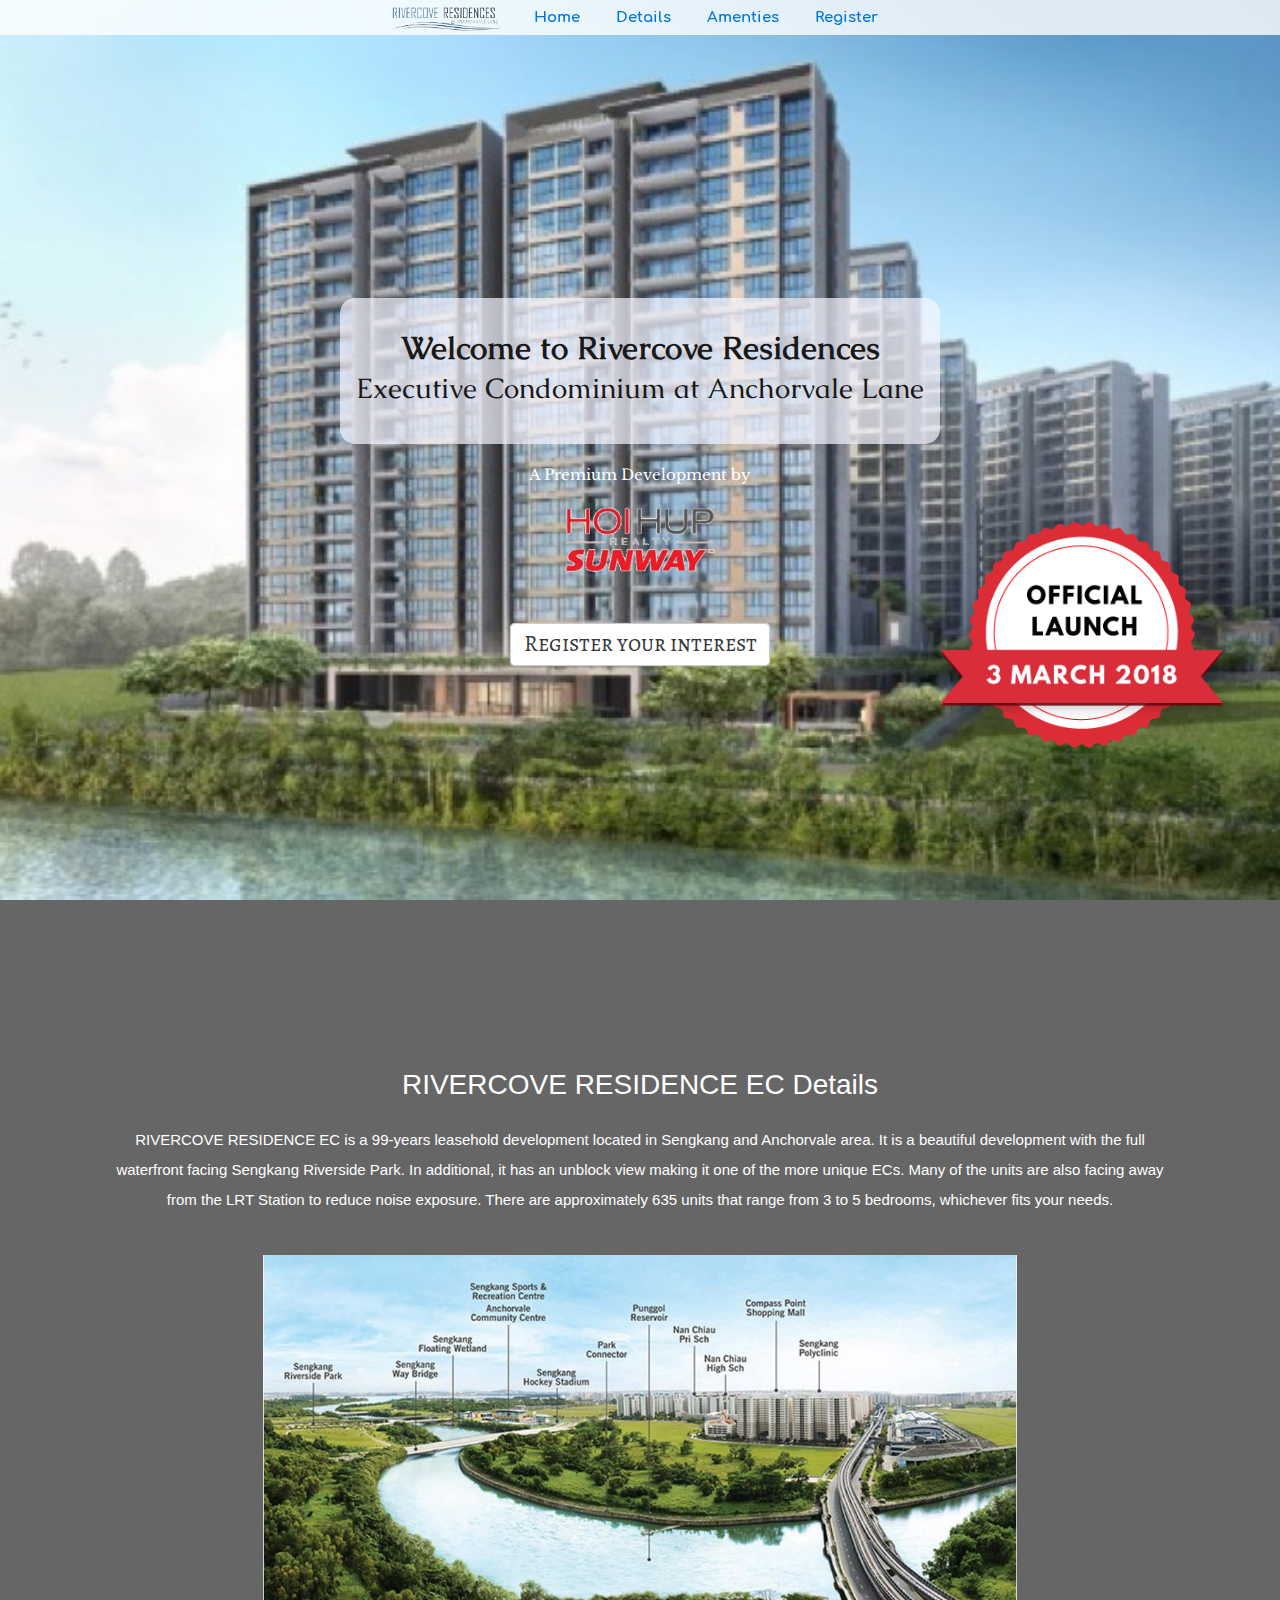
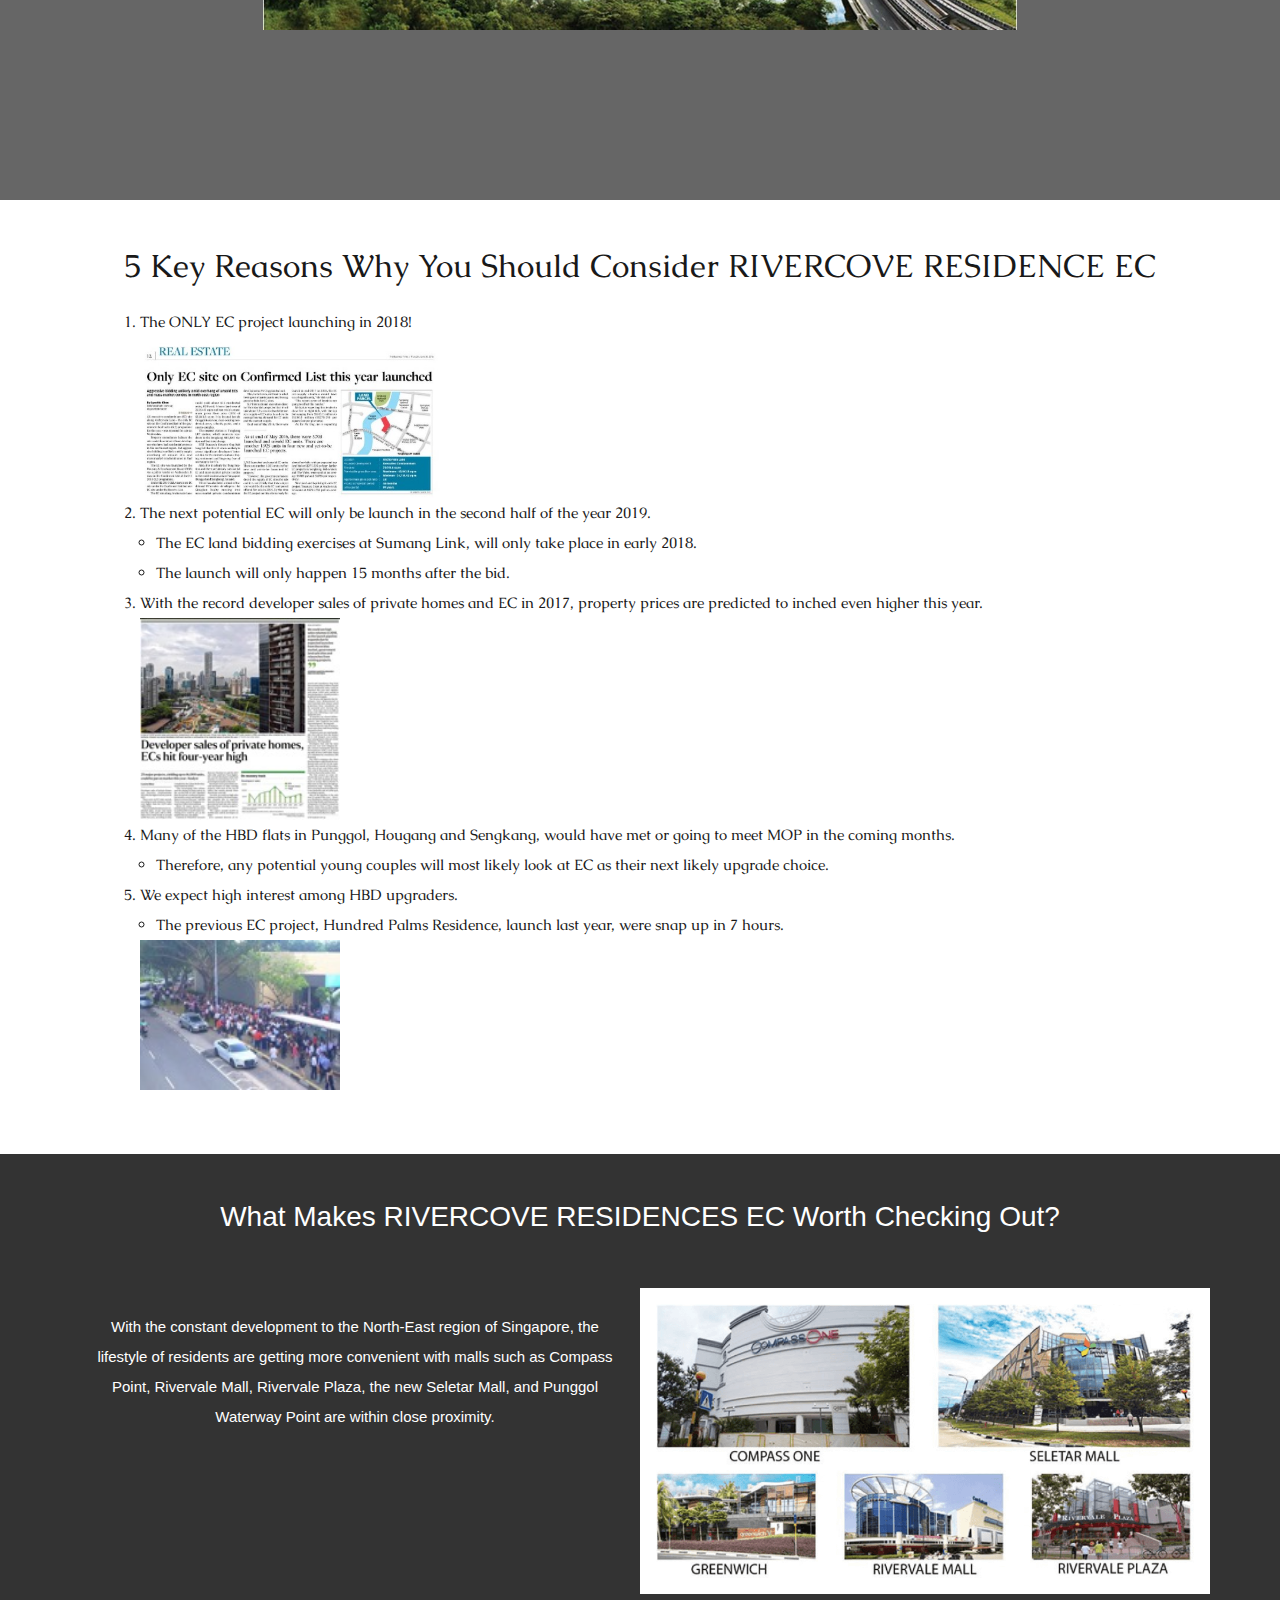
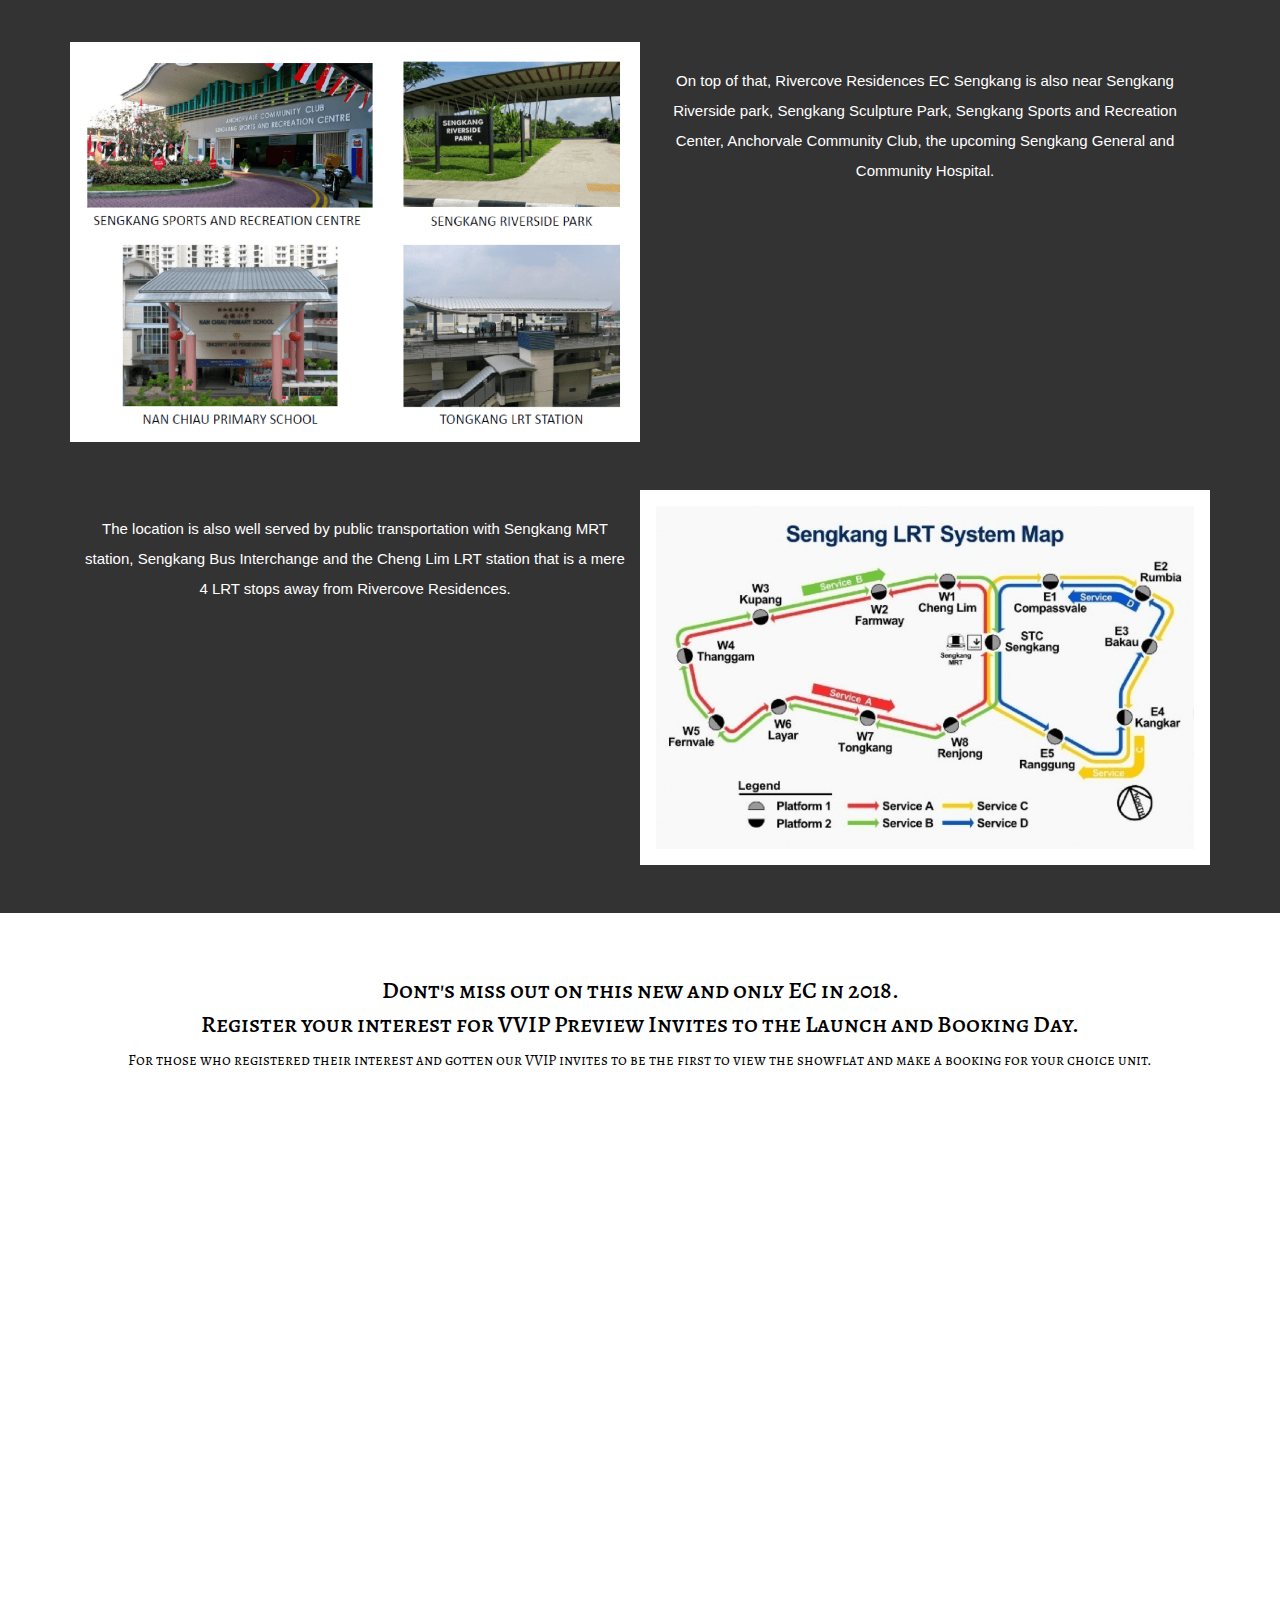
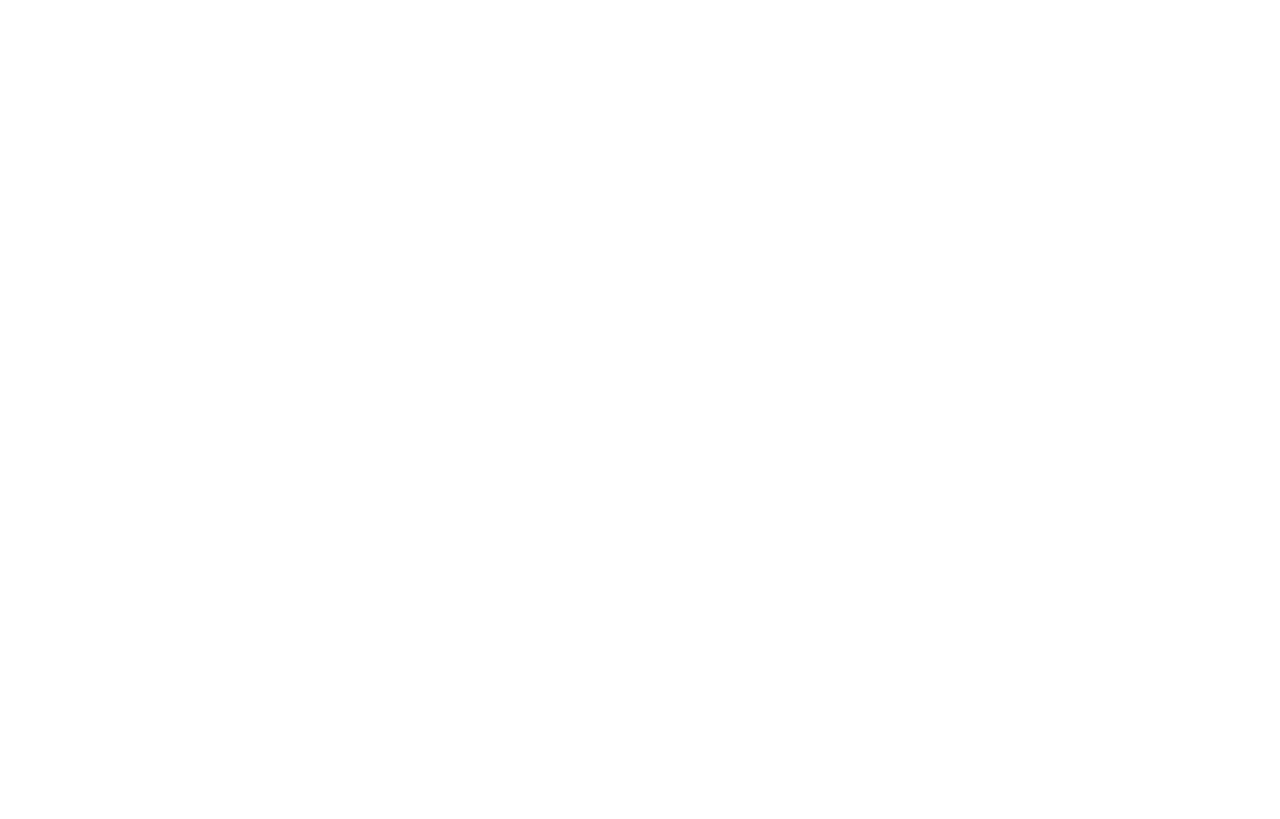
<file: index.html>
<!DOCTYPE html>
<html>
    <head>
        <title>RIVERCOVE RESIDENCE EC</title>

        <link  href="lib/bootstrap/dist/css/bootstrap.css" rel="stylesheet">
        <link  href="lib/font-awesome-4.7.0/css/font-awesome.min.css" rel="stylesheet">
        <link  href="lib/angularjs-slider-6.4.0/rzslider.min.css" rel="stylesheet">

        <link  href="assets/extra.css" rel="stylesheet">
        <link  href="assets/my-style.css" rel="stylesheet">
        <link  href="assets/responsive-menu.css" rel="stylesheet">

        <meta charset="UTF-8">
        <meta name="viewport" content="width=device-width, initial-scale=1">


        <!--use local font file for testing, can enable this when deploy-->
        <!--<link rel="stylesheet" href="//fonts.googleapis.com/css?family=Comfortaa%3A400%2C700&amp;ver=4.7.3" type="text/css">
        <link rel="stylesheet" href="http://fonts.googleapis.com/css?family=Comfortaa%3A700" type="text/css">-->
        <link rel="stylesheet" href="lib/fonts-googleapis-comfortaa-400-700-v4-7-3.css" type="text/css">
        <link rel="stylesheet" href="lib/fonts-googleapis-comfortaa-700.css" type="text/css">


        <link href="https://fonts.googleapis.com/css?family=Libre+Baskerville" rel="stylesheet">
        <link href='https://fonts.googleapis.com/css?family=Alegreya SC' rel='stylesheet'>
        <link href='https://fonts.googleapis.com/css?family=Caudex' rel='stylesheet'>
    </head>
    <body class="rcr" ng-app="rcrApp" ng-controller="rcrCtrl as rcr" ng-init="rcr.openModal('page-init-modal'); rcr.init();">
        <div class="page-header text-xs-center">
            <img src="./images/logo.png" alt="" class="logo">
            <div class="header-content hidden-sm-down">
                <ul class="list-unstyled">
                    <li id="top-menu-item-home" class="top-menu-item">
                        <a href="#home" class="top-menu-item-link">
                            <span>Home</span>
                        </a>
                    </li>
                    <li id="top-menu-item-details" class="top-menu-item">
                        <a href="#details" class="top-menu-item-link">
                            <span>Details</span>
                        </a>
                    </li>
                    <li id="top-menu-item-amenties" class="top-menu-item">
                        <a href="#amenties" class="top-menu-item-link">
                            <span>Amenties</span>
                        </a>
                    </li>
                    <li id="top-menu-item-register" class="top-menu-item">
                        <a href="#register" class="top-menu-item-link">
                            <span>Register</span>
                        </a>
                    </li>
                </ul>
            </div>
        </div>
        <button id="responsive-menu-button"
                class="responsive-menu-button responsive-menu-accessible responsive-menu-boring hidden-md-up"
                type="button" aria-label="Menu"
                ng-click="rcr.showMenu = !rcr.showMenu"
                ng-class="{ 'is-active': rcr.showMenu }">
            <span class="fa fa-bars"></span>
        </button>
        <div id="responsive-menu-container" class="slide-left hidden-md-up"
             ng-class="{ 'slide-left': !rcr.showMenu }">
            <div id="responsive-menu-wrapper" class="p-a-3">
                <ul id="responsive-menu" class="">
                    <li id="responsive-menu-item-home" ng-click="rcr.showMenu = !rcr.showMenu" class="responsive-menu-item">
                        <a href="#home" class="responsive-menu-item-link">
                            <span>Home</span>
                        </a>
                    </li>
                    <li id="responsive-menu-item-details" ng-click="rcr.showMenu = !rcr.showMenu" class="responsive-menu-item">
                        <a href="#details" class="responsive-menu-item-link">
                            <span>Details</span>
                        </a>
                    </li>
                    <li id="responsive-menu-item-amenties" ng-click="rcr.showMenu = !rcr.showMenu" class="responsive-menu-item">
                        <a href="#amenties" class="responsive-menu-item-link">
                            <span>Amenties</span>
                        </a>
                    </li>
                    <li id="responsive-menu-item-register" ng-click="rcr.showMenu = !rcr.showMenu" class="responsive-menu-item">
                        <a href="#register" class="responsive-menu-item-link">
                            <span>Register</span>
                        </a>
                    </li>
                </ul>
            </div>
        </div>
        <div class="site-content" ng-click="rcr.showMenu = false;">
            <section class="home" id="home">
                <div class="overlay">
                    <div class="container">
                        <div class="float-content">
                            <div class="title m-t-1">
                                <div class="head font-type-3">
                                    <div class="launching-tag">
                                        <img src="images/launch-tag-2.png" alt="">
                                    </div>
                                    <h2>
                                        <strong>Welcome to Rivercove Residences</strong>
                                    </h2>
                                    <h3>
                                        <span>Executive Condominium at Anchorvale Lane</span>
                                    </h3>
                                </div>
                                <div class="m-t-1 m-b-1 font-type-1" style="color: white;">
                                    A Premium Development by
                                </div>
                                <div>
                                    <img width="150px" src="images/company_logo1.png" alt="">
                                </div>
                                <div>
                                    <img width="150px" src="images/company_logo2.png" alt="">
                                </div>
                            </div>
                            <a href="#register">
                                <button class="register-interest btn btn-secondary btn-lg font-type-2">
                                    Register your interest
                                </button>
                            </a>
                        </div>
                    </div>
                </div>
            </section>

            <section class="details" id="details">
                <div class="overlay">
                    <div class="container">
                        <div class="float-content p-y-2 p-x-1 text-xs-center">
                            <h3>RIVERCOVE RESIDENCE EC Details</h3>
                            <div class="p-t-1 p-b-2">
                                <p>RIVERCOVE RESIDENCE EC is a 99-years leasehold development located in Sengkang and Anchorvale area. It is a beautiful development with the full waterfront facing Sengkang Riverside Park. In additional, it has an unblock view making it one of the more unique ECs. Many of the units are also facing away from the LRT Station to reduce noise exposure. There are approximately 635 units that range from 3 to 5 bedrooms, whichever fits your needs. </p>
                            </div>

                            <div class="text-xs-center">
                                <img src="images/Location.jpg" class="hidden-sm-down" width="70%" alt="">
                                <img src="images/Location.jpg" class="hidden-md-up" width="100%" alt="">
                            </div>
                        </div>
                    </div>
                </div>
            </section>

            <section class="reason font-type-3" id="reason">
                <div class="bg-overlay"></div>
                <div class="overlay">
                    <div class="container">
                        <div class="float-content p-y-3">
                            <h2>5 Key Reasons Why You Should Consider RIVERCOVE RESIDENCE EC</h2>
                            <div class="p-t-1">
                                <ol class="p-l-1">
                                    <li>
                                        The ONLY EC project launching in 2018!
                                        <div>
                                            <img src="images/reason1.jpg" alt="" width="300px">
                                        </div>
                                    </li>
                                    <li>
                                        The next potential EC will only be launch in the second half of the year 2019.
                                        <ul class="p-l-1">
                                            <li>The EC land bidding exercises at Sumang Link, will only take place in early 2018.</li>
                                            <li>The launch will only happen 15 months after the bid.</li>
                                        </ul>
                                    </li>
                                    <li>
                                        With the record developer sales of private homes and EC in 2017, property prices are predicted to inched even higher this year.
                                        <div>
                                            <img src="images/reason3.jpg" alt="" width="200px">
                                        </div>
                                    </li>
                                    <li>
                                        Many of the HBD flats in Punggol, Hougang and Sengkang, would have met or going to meet MOP in the coming months.
                                        <ul class="p-l-1">
                                            <li>Therefore, any potential young couples will most likely look at EC as their next likely upgrade choice.</li>
                                        </ul>
                                    </li>
                                    <li>
                                        We expect high interest among HBD upgraders.
                                        <ul class="p-l-1">
                                            <li>The previous EC project, Hundred Palms Residence, launch last year, were snap up in 7 hours.</li>
                                        </ul>
                                        <div>
                                            <img src="images/reason5.jpg" alt="" width="200px">
                                        </div>
                                    </li>
                                </ol>
                            </div>
                        </div>
                    </div>
                </div>
            </section>

            <section class="amenties" id="amenties">
                <div class="overlay">
                    <div class="container">
                        <div class="float-content p-y-3">
                            <h3 class="text-xs-center">What Makes RIVERCOVE RESIDENCES EC Worth Checking Out?</h3>
                            <div class="items text-xs-center">
                                <div class="item row p-t-3">
                                    <div class="content col-md-6 p-b-1">With the constant development to the North-East region of Singapore, the lifestyle of residents are getting more convenient with malls such as Compass Point, Rivervale Mall, Rivervale Plaza, the new Seletar Mall, and Punggol Waterway Point are within close proximity. </div>
                                    <div class="graphic col-md-6">
                                        <img src="images/amenties-1.png" alt="" width="100%">
                                    </div>
                                </div>
                                <div class="item row p-t-3">
                                    <div class="content col-md-6 p-b-1">On top of that, Rivercove Residences EC Sengkang is also near Sengkang Riverside park, Sengkang Sculpture Park, Sengkang Sports and Recreation Center, Anchorvale Community Club, the upcoming Sengkang General and Community Hospital. </div>
                                    <div class="graphic col-md-6">
                                        <img src="images/amenties-2.png" alt="" width="100%">
                                    </div>
                                </div>
                                <div class="item row p-t-3">
                                    <div class="content col-md-6 p-b-1">The location is also well served by public transportation with Sengkang MRT station, Sengkang Bus Interchange and the Cheng Lim LRT station that is a mere 4 LRT stops away from Rivercove Residences.</div>
                                    <div class="graphic col-md-6">
                                        <img src="images/amenties-3.png" alt="" width="100%">
                                    </div>
                                </div>
                            </div>
                        </div>
                    </div>
                </div>
            </section>

            <section class="register" id="register">
                <div class="overlay">
                    <div class="container">
                        <div class="float-content p-y-3 text-xs-center">
                            <div class="title p-t-1 m-b-1 p-x-1 font-type-2">
                                <h4>Dont's miss out on this new and only EC in 2018.</h4>
                                <h4>Register your interest for VVIP Preview Invites to the Launch and Booking Day.</h4>
                                <p>For those who registered their interest and gotten our VVIP invites to be the first to view the showflat and make a booking for your choice unit.</p>
                            </div>
                            <div class="p-t-1 p-b-2">
                                <iframe src="https://docs.google.com/forms/d/e/1FAIpQLSeV9gqv8LfoOcxnaeGJ2lqVkzHUFmYF5CijLWhTV4gGryrscA/viewform?embedded=true"
                                    width="500"
                                    height="1230"
                                    frameborder="0"
                                    marginheight="0"
                                    marginwidth="0">
                                    Loading...
                                </iframe>
                            </div>
                        </div>
                    </div>
                </div>
            </section>
        </div>

        <div class="scroll-to-top" style="display: none;"><i class="fa fa-angle-up"></i></div>
        </div>

        <script src="assets/smooth-scroll.js"></script>

        <script src="lib/jquery/dist/jquery.min.js"></script>
        <script src="lib/angular.js"></script>
        <script src="lib/angular-ui-router.min.js"></script>
        <script src="lib/tether/dist/js/tether.js"></script>
        <script src="lib/bootstrap/dist/js/bootstrap.js"></script>
        <script src="assets/load-json.js"></script>
        <script src="assets/cookie.js"></script>
        <script src="lib/angularjs-slider-6.4.0/rzslider.min.js"></script>
        <script src="assets/app.js"></script>
    </body>
</html>
</file>
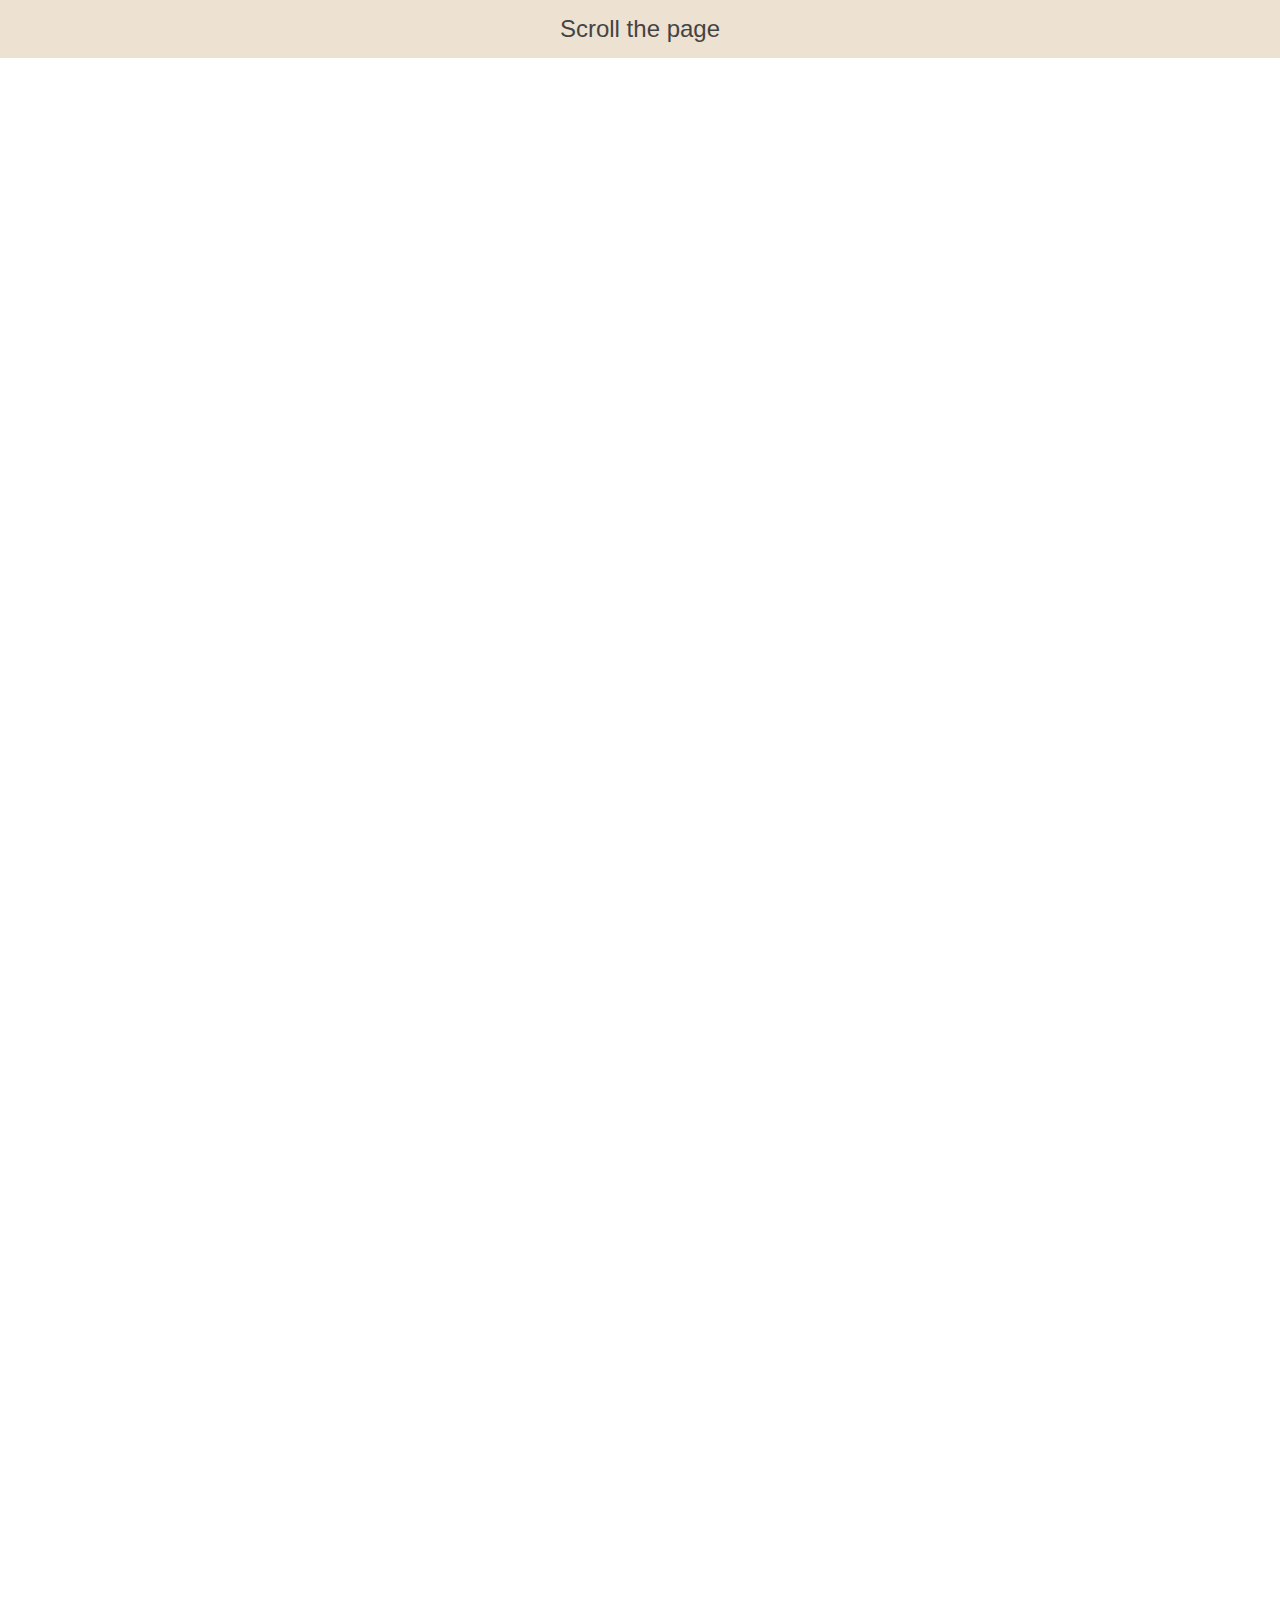
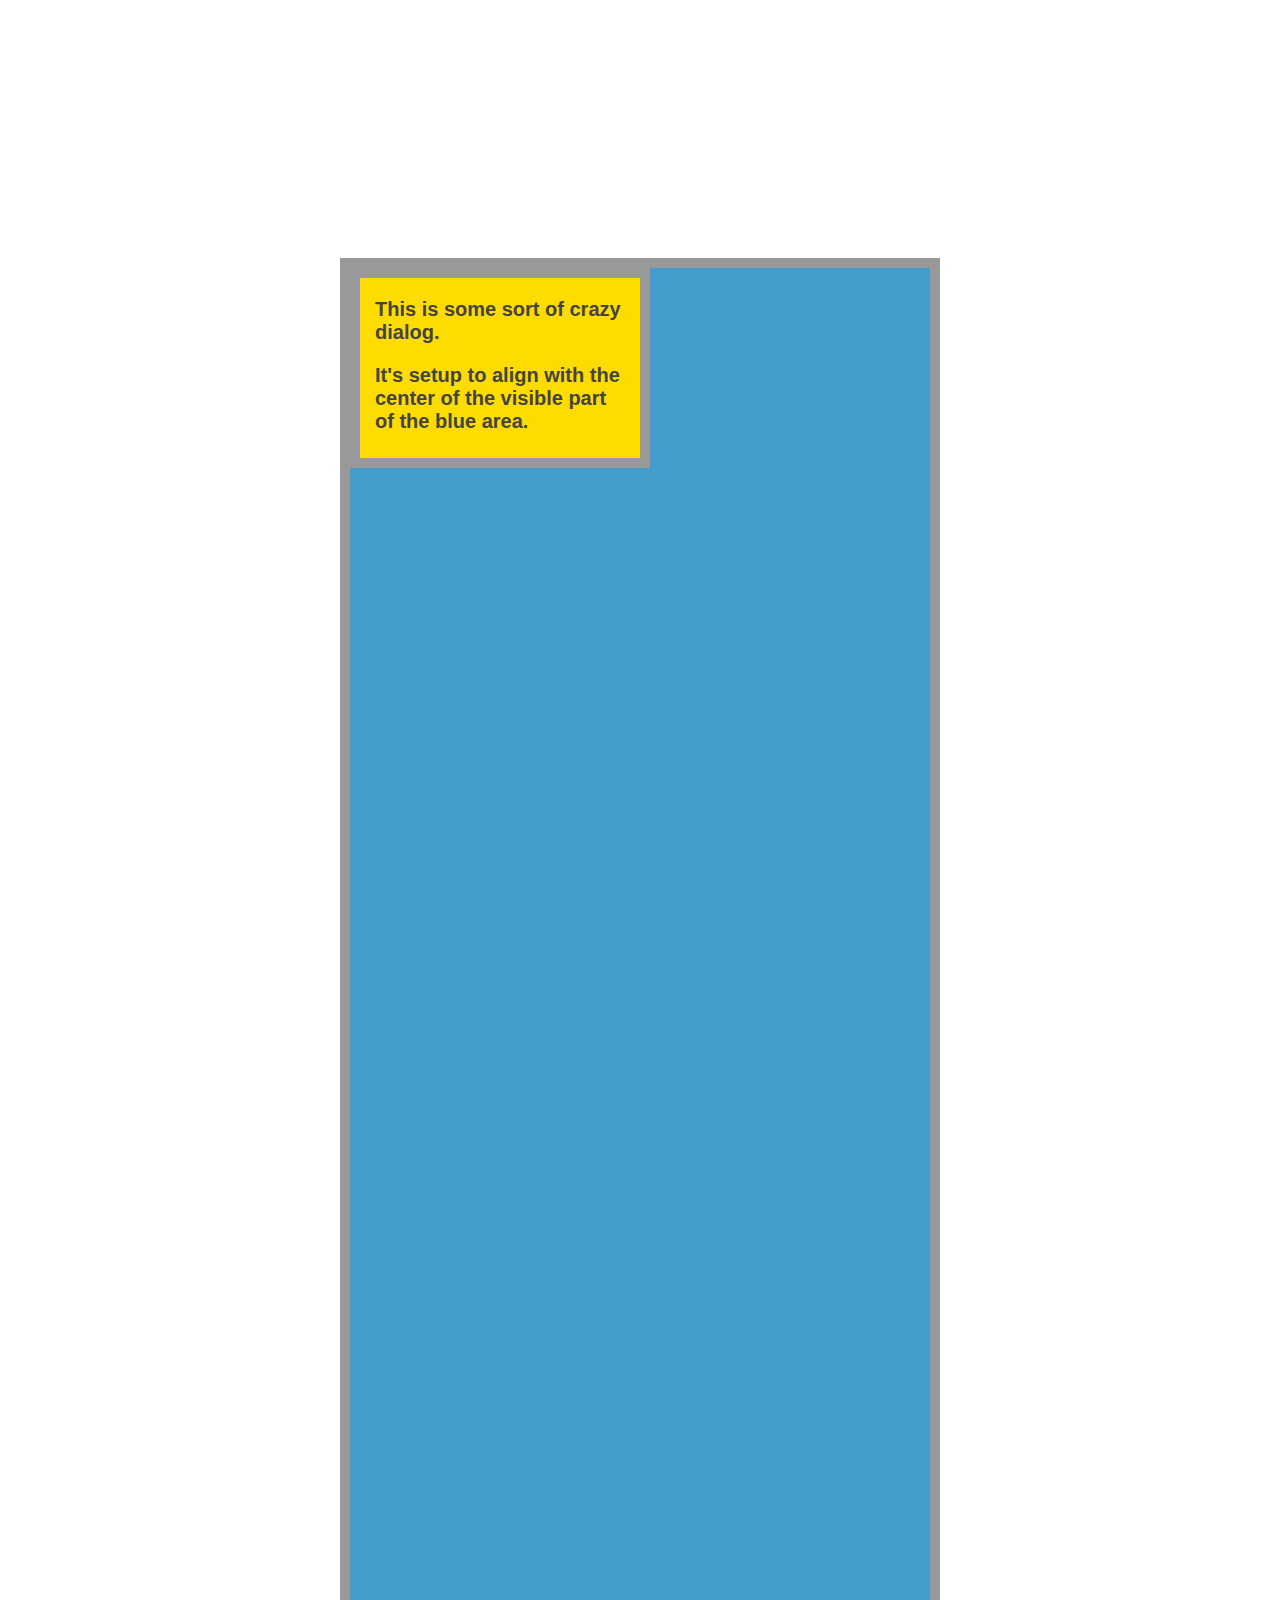
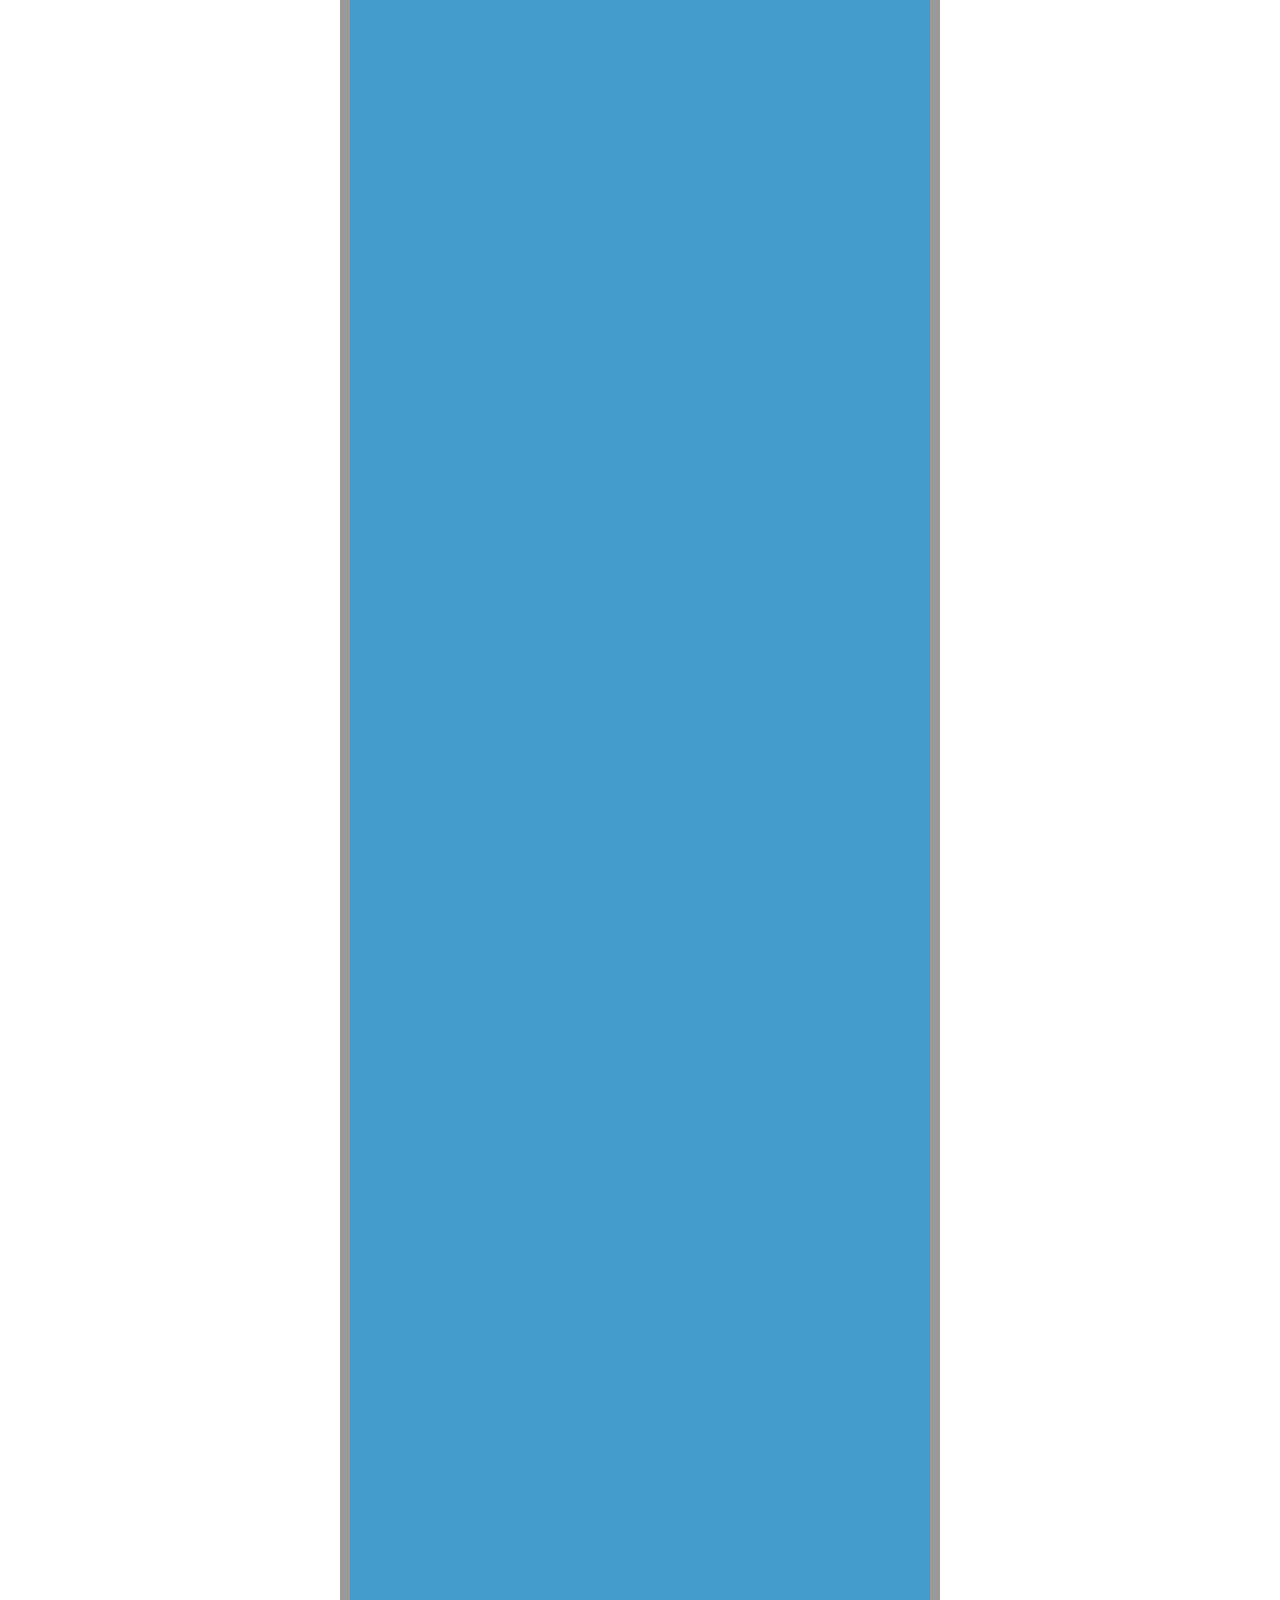
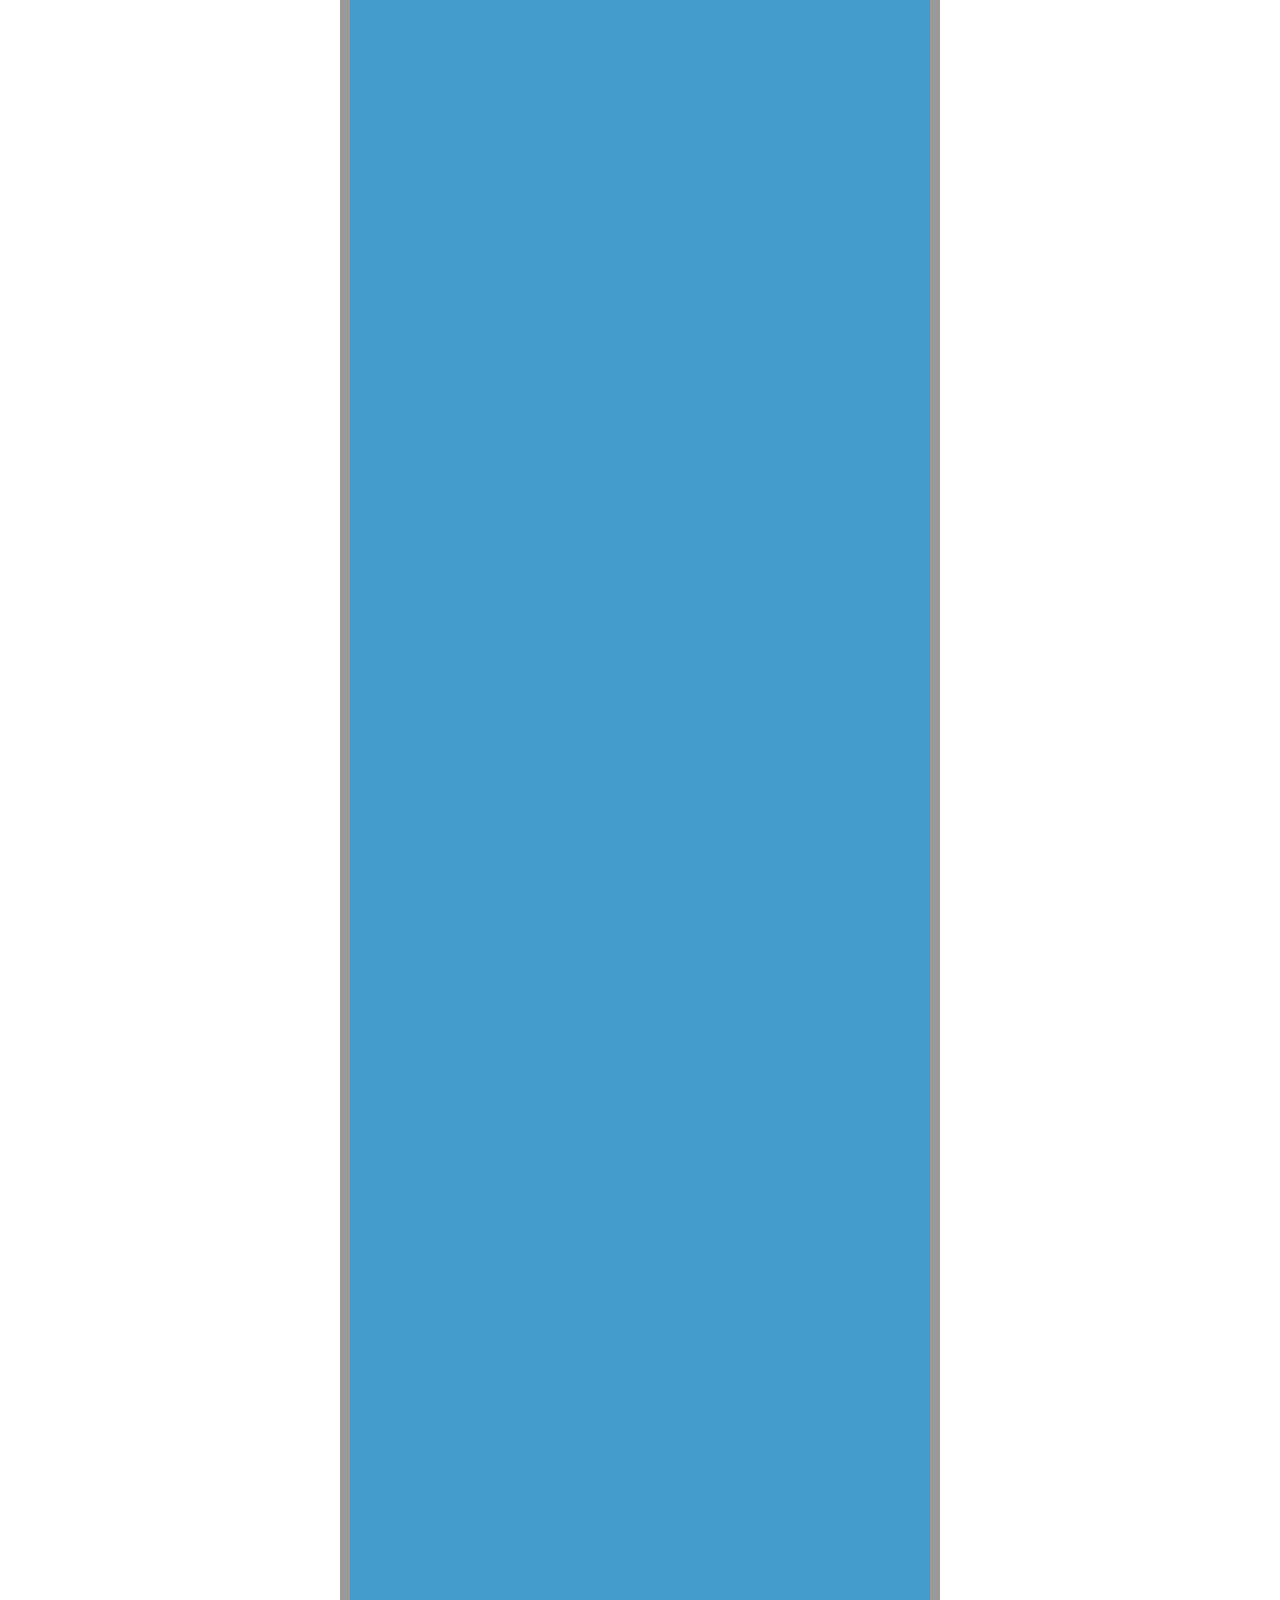
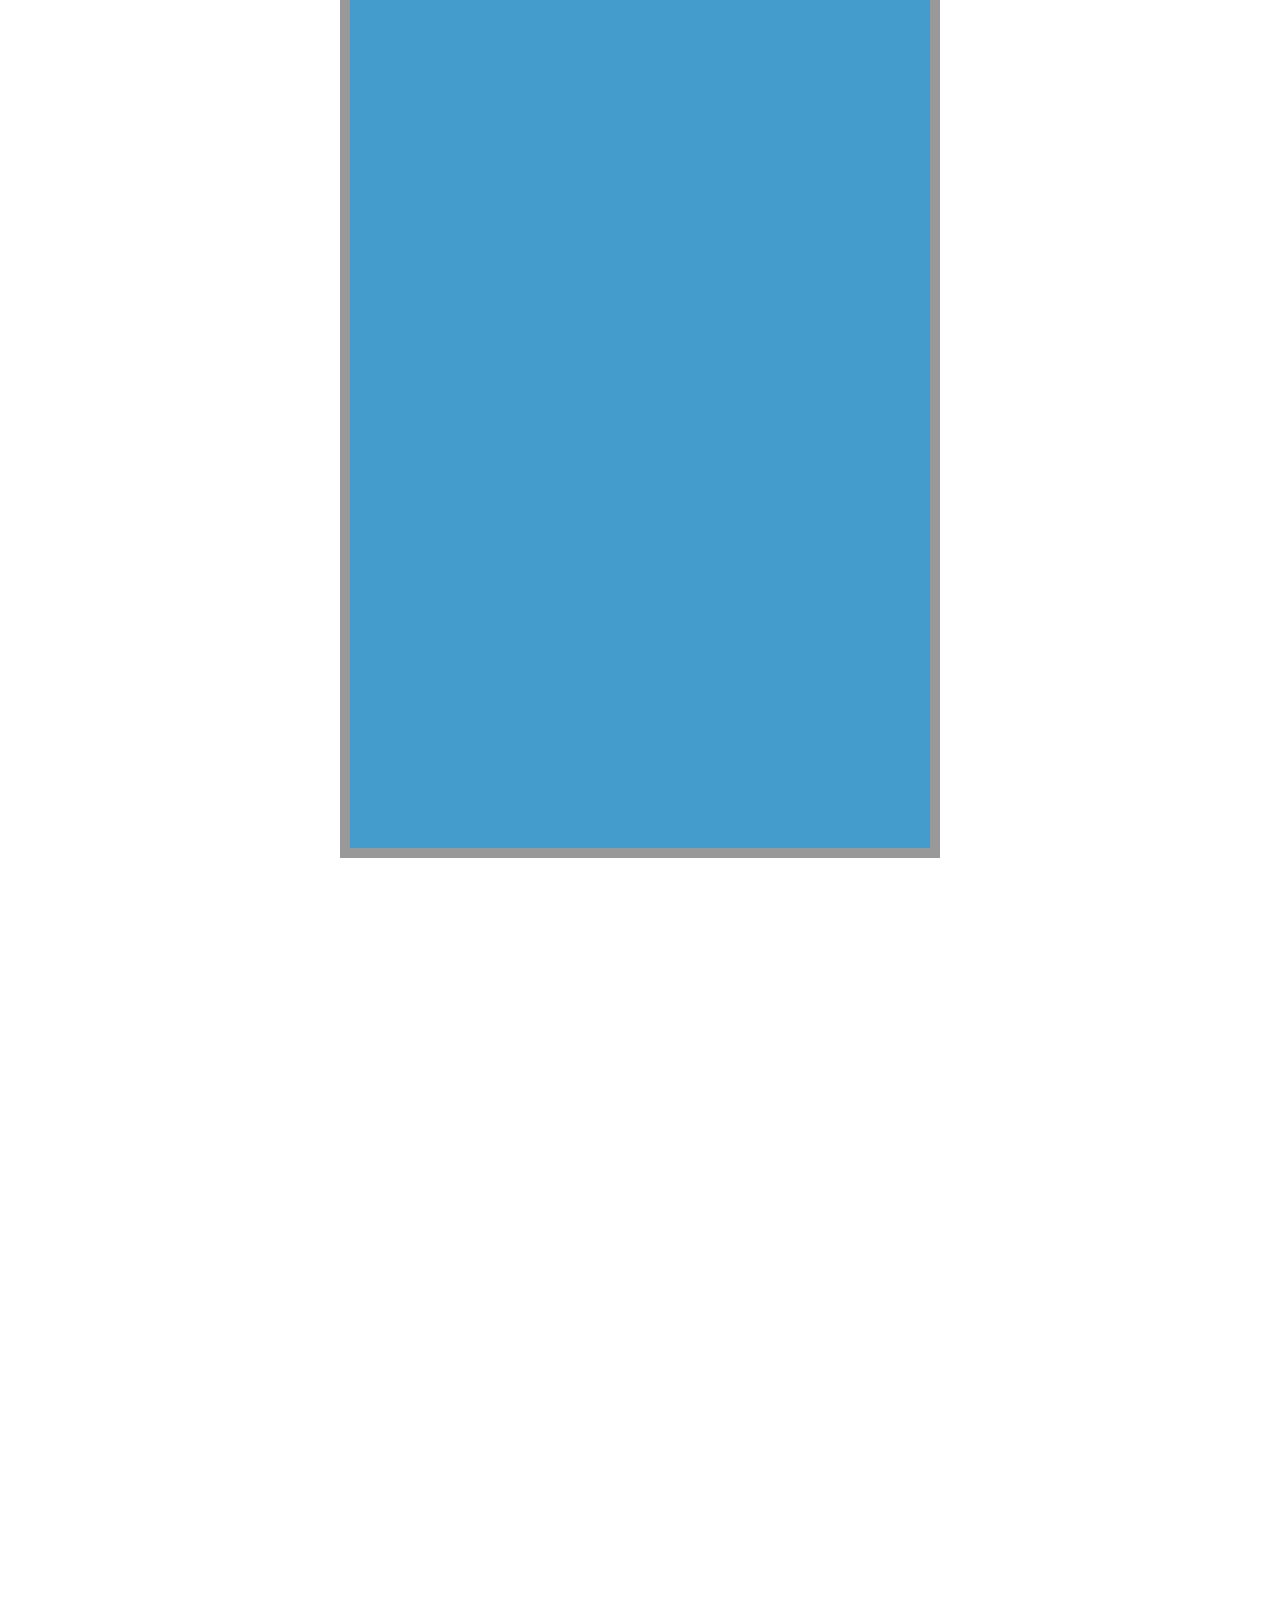
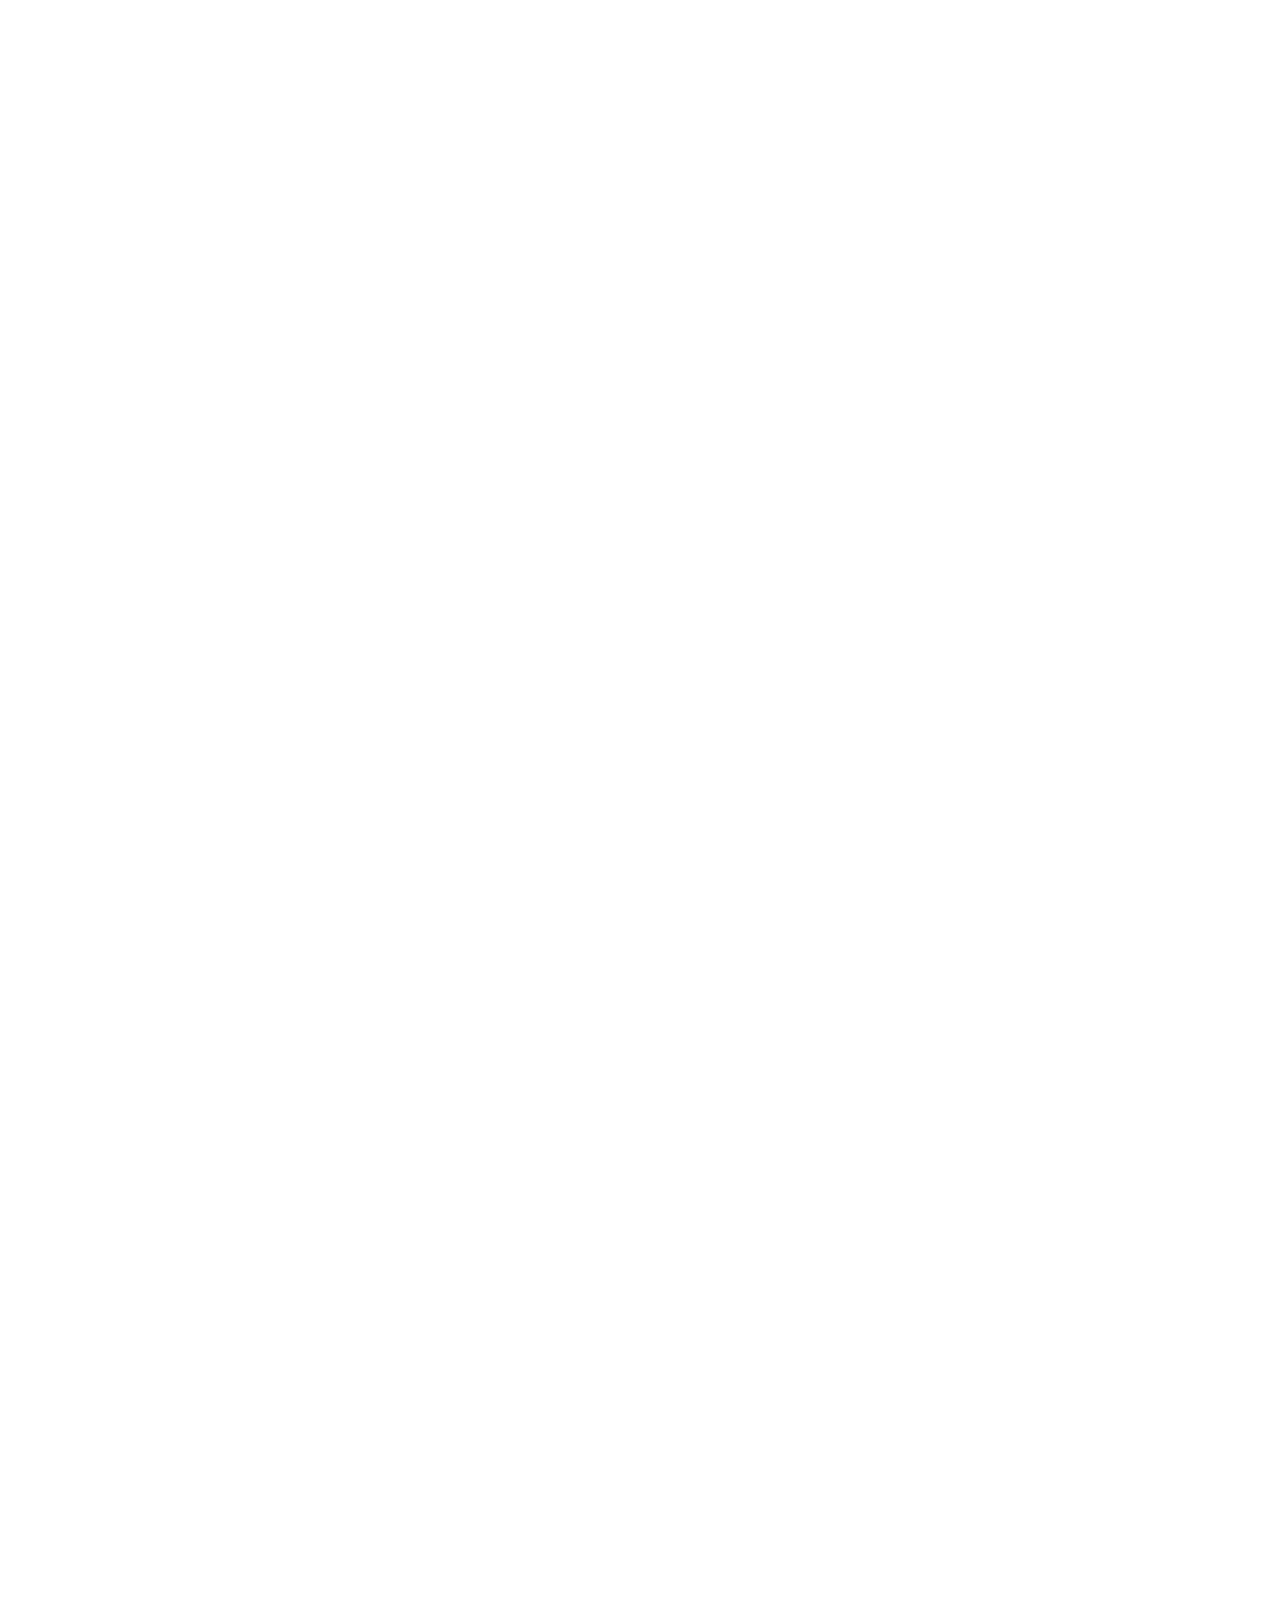
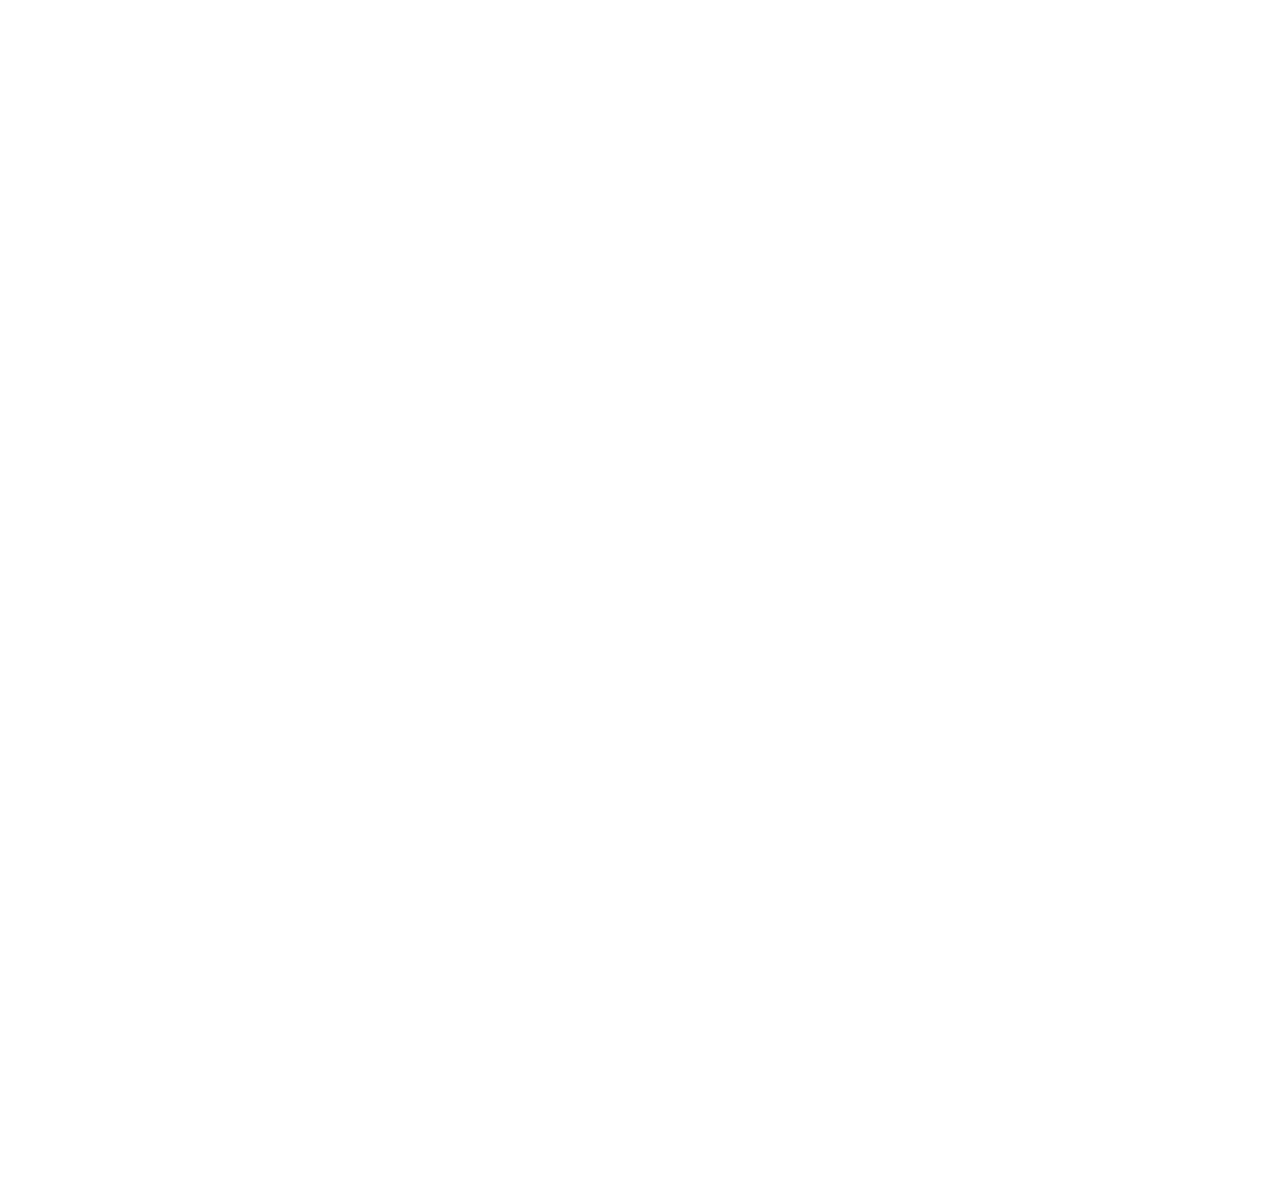
<file: lib/tether/examples/content-visible/index.html>
<!DOCTYPE html>
<html>
    <head>
        <link rel="stylesheet" href="../resources/css/base.css" />
    </head>
    <body>

    <div class="instructions">Scroll the page</div>

    <style>
      .instructions {
        width: 100%;
        text-align: center;
        font-size: 24px;
        padding: 15px;
        background-color: rgba(210, 180, 140, 0.4);
      }

      * {
        box-sizing: border-box;
      }
      body {
        min-height: 1200vh;
        height: 100%;
      }

      .content-box {
        width: 600px;
        border: 10px solid #999;
        height: 600vh;
        background-color: #439CCC;
        margin: 200vh auto;
      }
      .element {
        border: 10px solid #999;
        background-color: #FFDC00;
        width: 300px;
        height: 200px;
        padding: 0 15px;
        font-size: 20px;
        font-weight: bold;
      }
    </style>

    <div class="content-box">
      <div class="element">
        <p>This is some sort of crazy dialog.</p>

        <p>It's setup to align with the center of the visible part of the blue area.</p>
      </div>
    </div>

    <script src="//github.hubspot.com/tether/dist/js/tether.js"></script>
    <script>
      new Tether({
        element: '.element',
        target: '.content-box',
        attachment: 'middle center',
        targetAttachment: 'middle center',
        targetModifier: 'visible'
      });
    </script>
  </body>
</html>
</file>
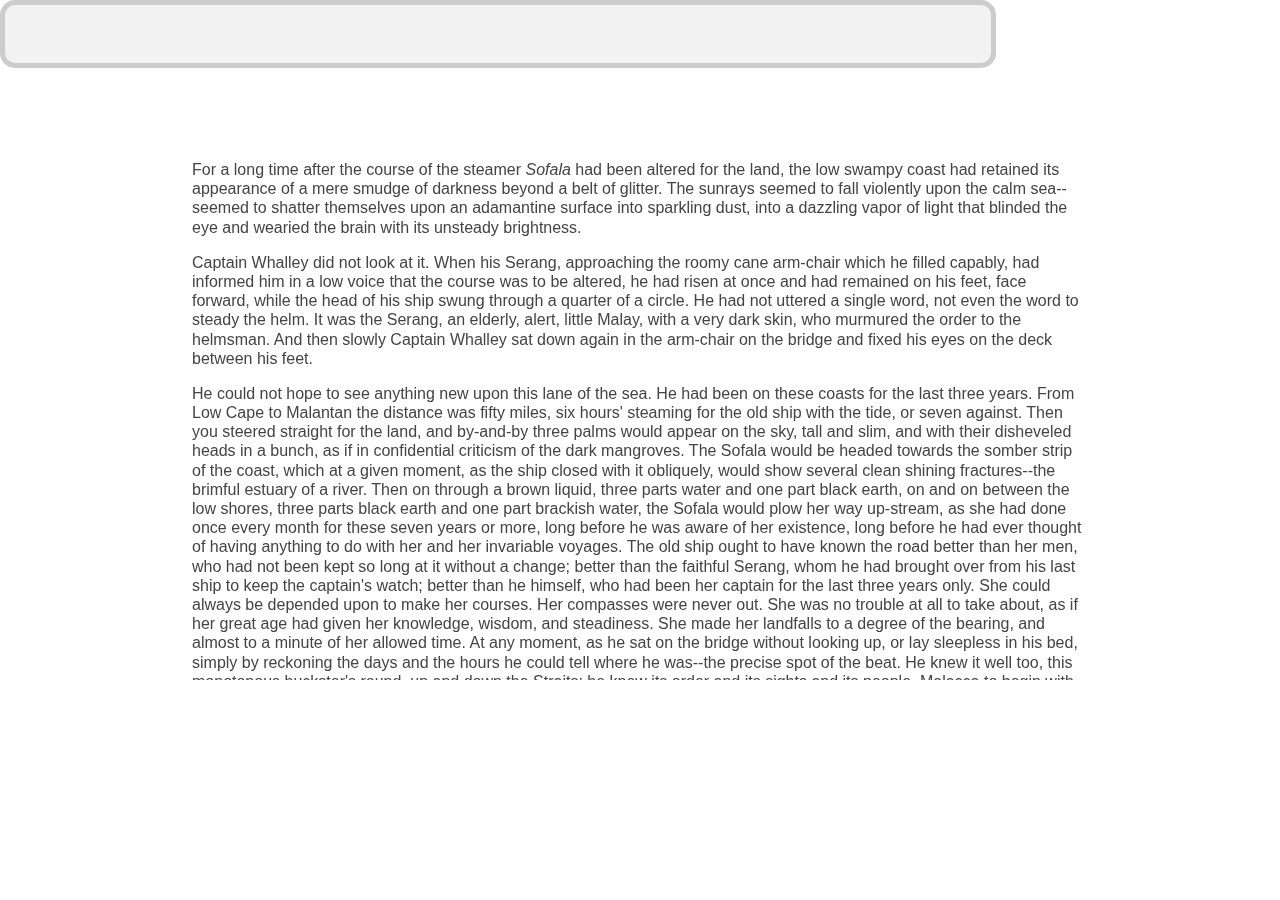
<file: lib/tether/examples/element-scroll/index.html>
<!DOCTYPE html>
<html>
    <head>
      <link rel="stylesheet" href="../resources/css/base.css" />
    </head>
    <body>

    <div class="scroll">
      <p>For a long time after the course of the steamer <em>Sofala</em> had been
      altered for the land, the low swampy coast had retained its appearance
      of a mere smudge of darkness beyond a belt of glitter. The sunrays
      seemed to fall violently upon the calm sea--seemed to shatter themselves
      upon an adamantine surface into sparkling dust, into a dazzling vapor
      of light that blinded the eye and wearied the brain with its unsteady
      brightness.</p>

      <p>Captain Whalley did not look at it. When his Serang, approaching the
      roomy cane arm-chair which he filled capably, had informed him in a low
      voice that the course was to be altered, he had risen at once and had
      remained on his feet, face forward, while the head of his ship swung
      through a quarter of a circle. He had not uttered a single word, not
      even the word to steady the helm. It was the Serang, an elderly, alert,
      little Malay, with a very dark skin, who murmured the order to the
      helmsman. And then slowly Captain Whalley sat down again in the
      arm-chair on the bridge and fixed his eyes on the deck between his feet.</p>

      <p>He could not hope to see anything new upon this lane of the sea. He had
      been on these coasts for the last three years. From Low Cape to Malantan
      the distance was fifty miles, six hours' steaming for the old ship with
      the tide, or seven against. Then you steered straight for the land, and
      by-and-by three palms would appear on the sky, tall and slim, and with
      their disheveled heads in a bunch, as if in confidential criticism of
      the dark mangroves. The Sofala would be headed towards the somber
      strip of the coast, which at a given moment, as the ship closed with
      it obliquely, would show several clean shining fractures--the brimful
      estuary of a river. Then on through a brown liquid, three parts water
      and one part black earth, on and on between the low shores, three parts
      black earth and one part brackish water, the Sofala would plow her way
      up-stream, as she had done once every month for these seven years or
      more, long before he was aware of her existence, long before he had ever
      thought of having anything to do with her and her invariable voyages.
      The old ship ought to have known the road better than her men, who had
      not been kept so long at it without a change; better than the faithful
      Serang, whom he had brought over from his last ship to keep the
      captain's watch; better than he himself, who had been her captain for
      the last three years only. She could always be depended upon to make her
      courses. Her compasses were never out. She was no trouble at all to
      take about, as if her great age had given her knowledge, wisdom, and
      steadiness. She made her landfalls to a degree of the bearing, and
      almost to a minute of her allowed time. At any moment, as he sat on
      the bridge without looking up, or lay sleepless in his bed, simply by
      reckoning the days and the hours he could tell where he was--the precise
      spot of the beat. He knew it well too, this monotonous huckster's
      round, up and down the Straits; he knew its order and its sights and its
      people. Malacca to begin with, in at daylight and out at dusk, to cross
      over with a rigid phosphorescent wake this highway of the Far East.
      Darkness and gleams on the water, clear stars on a black sky, perhaps
      the lights of a home steamer keeping her unswerving course in the
      middle, or maybe the elusive shadow of a native craft with her mat sails
      flitting by silently--and the low land on the other side in sight
      at daylight. At noon the three palms of the next place of call, up a
      sluggish river. The only white man residing there was a retired young
      sailor, with whom he had become friendly in the course of many voyages.
      Sixty miles farther on there was another place of call, a deep bay with
      only a couple of houses on the beach. And so on, in and out, picking
      up coastwise cargo here and there, and finishing with a hundred miles'
      steady steaming through the maze of an archipelago of small islands up
      to a large native town at the end of the beat. There was a three days'
      rest for the old ship before he started her again in inverse order,
      seeing the same shores from another bearing, hearing the same voices
      in the same places, back again to the Sofala's port of registry on
      the great highway to the East, where he would take up a berth nearly
      opposite the big stone pile of the harbor office till it was time to
      start again on the old round of 1600 miles and thirty days. Not a very
      enterprising life, this, for Captain Whalley, Henry Whalley, otherwise
      Dare-devil Harry--Whalley of the Condor, a famous clipper in her day.
      No. Not a very enterprising life for a man who had served famous firms,
      who had sailed famous ships (more than one or two of them his own); who
      had made famous passages, had been the pioneer of new routes and new
      trades; who had steered across the unsurveyed tracts of the South Seas,
      and had seen the sun rise on uncharted islands. Fifty years at sea, and
      forty out in the East ("a pretty thorough apprenticeship," he used
      to remark smilingly), had made him honorably known to a generation of
      shipowners and merchants in all the ports from Bombay clear over to
      where the East merges into the West upon the coast of the two Americas.
      His fame remained writ, not very large but plain enough, on the
      Admiralty charts. Was there not somewhere between Australia and China a
      Whalley Island and a Condor Reef? On that dangerous coral formation the
      celebrated clipper had hung stranded for three days, her captain and
      crew throwing her cargo overboard with one hand and with the other, as
      it were, keeping off her a flotilla of savage war-canoes. At that time
      neither the island nor the reef had any official existence. Later the
      officers of her Majesty's steam vessel Fusilier, dispatched to make a
      survey of the route, recognized in the adoption of these two names the
      enterprise of the man and the solidity of the ship. Besides, as anyone
      who cares may see, the "General Directory," vol. ii. p. 410, begins the
      description of the "Malotu or Whalley Passage" with the words: "This
      advantageous route, first discovered in 1850 by Captain Whalley in the
      ship Condor," &amp;c., and ends by recommending it warmly to sailing vessels
      leaving the China ports for the south in the months from December to
      April inclusive.</p>

      <p>This was the clearest gain he had out of life. Nothing could rob him
      of this kind of fame. The piercing of the Isthmus of Suez, like the
      breaking of a dam, had let in upon the East a flood of new ships, new
      men, new methods of trade. It had changed the face of the Eastern seas
      and the very spirit of their life; so that his early experiences meant
      nothing whatever to the new generation of seamen.</p>

      <p>In those bygone days he had handled many thousands of pounds of his
      employers' money and of his own; he had attended faithfully, as by law
      a shipmaster is expected to do, to the conflicting interests of owners,
      charterers, and underwriters. He had never lost a ship or consented to
      a shady transaction; and he had lasted well, outlasting in the end the
      conditions that had gone to the making of his name. He had buried his
      wife (in the Gulf of Petchili), had married off his daughter to the man
      of her unlucky choice, and had lost more than an ample competence in the
      crash of the notorious Travancore and Deccan Banking Corporation, whose
      downfall had shaken the East like an earthquake. And he was sixty-five
      years old.</p>

      <p>His age sat lightly enough on him; and of his ruin he was not ashamed.
      He had not been alone to believe in the stability of the Banking
      Corporation. Men whose judgment in matters of finance was as expert as
      his seamanship had commended the prudence of his investments, and had
      themselves lost much money in the great failure. The only difference
      between him and them was that he had lost his all. And yet not his all.
      There had remained to him from his lost fortune a very pretty little
      bark, Fair Maid, which he had bought to occupy his leisure of a retired
      sailor--"to play with," as he expressed it himself.</p>

      <p>He had formally declared himself tired of the sea the year preceding his
      daughter's marriage. But after the young couple had gone to settle in
      Melbourne he found out that he could not make himself happy on shore. He
      was too much of a merchant sea-captain for mere yachting to satisfy him.
      He wanted the illusion of affairs; and his acquisition of the Fair
      Maid preserved the continuity of his life. He introduced her to his
      acquaintances in various ports as "my last command." When he grew too
      old to be trusted with a ship, he would lay her up and go ashore to be
      buried, leaving directions in his will to have the bark towed out and
      scuttled decently in deep water on the day of the funeral. His daughter
      would not grudge him the satisfaction of knowing that no stranger would
      handle his last command after him. With the fortune he was able to leave
      her, the value of a 500-ton bark was neither here nor there. All this
      would be said with a jocular twinkle in his eye: the vigorous old man
      had too much vitality for the sentimentalism of regret; and a little
      wistfully withal, because he was at home in life, taking a genuine
      pleasure in its feelings and its possessions; in the dignity of his
      reputation and his wealth, in his love for his daughter, and in his
      satisfaction with the ship--the plaything of his lonely leisure.</p>

      <p>He had the cabin arranged in accordance with his simple ideal of comfort
      at sea. A big bookcase (he was a great reader) occupied one side of his
      stateroom; the portrait of his late wife, a flat bituminous oil-painting
      representing the profile and one long black ringlet of a young woman,
      faced his bed-place. Three chronometers ticked him to sleep and greeted
      him on waking with the tiny competition of their beats. He rose at five
      every day. The officer of the morning watch, drinking his early cup
      of coffee aft by the wheel, would hear through the wide orifice of the
      copper ventilators all the splashings, blowings, and splutterings of
      his captain's toilet. These noises would be followed by a sustained
      deep murmur of the Lord's Prayer recited in a loud earnest voice. Five
      minutes afterwards the head and shoulders of Captain Whalley emerged
      out of the companion-hatchway. Invariably he paused for a while on the
      stairs, looking all round at the horizon; upwards at the trim of the
      sails; inhaling deep draughts of the fresh air. Only then he would step
      out on the poop, acknowledging the hand raised to the peak of the cap
      with a majestic and benign "Good morning to you." He walked the deck
      till eight scrupulously. Sometimes, not above twice a year, he had to
      use a thick cudgel-like stick on account of a stiffness in the hip--a
      slight touch of rheumatism, he supposed. Otherwise he knew nothing of
      the ills of the flesh. At the ringing of the breakfast bell he went
      below to feed his canaries, wind up the chronometers, and take the
      head of the table. From there he had before his eyes the big carbon
      photographs of his daughter, her husband, and two fat-legged babies
      --his grandchildren--set in black frames into the maplewood bulkheads
      of the cuddy. After breakfast he dusted the glass over these portraits
      himself with a cloth, and brushed the oil painting of his wife with a
      plumate kept suspended from a small brass hook by the side of the heavy
      gold frame. Then with the door of his stateroom shut, he would sit down
      on the couch under the portrait to read a chapter out of a thick pocket
      Bible--her Bible. But on some days he only sat there for half an hour
      with his finger between the leaves and the closed book resting on his
      knees. Perhaps he had remembered suddenly how fond of boat-sailing she
      used to be.</p>

      <p>She had been a real shipmate and a true woman too. It was like an
      article of faith with him that there never had been, and never could be,
      a brighter, cheerier home anywhere afloat or ashore than his home under
      the poop-deck of the Condor, with the big main cabin all white and gold,
      garlanded as if for a perpetual festival with an unfading wreath. She
      had decorated the center of every panel with a cluster of home flowers.
      It took her a twelvemonth to go round the cuddy with this labor of love.
      To him it had remained a marvel of painting, the highest achievement of
      taste and skill; and as to old Swinburne, his mate, every time he
      came down to his meals he stood transfixed with admiration before the
      progress of the work. You could almost smell these roses, he declared,
      sniffing the faint flavor of turpentine which at that time pervaded the
      saloon, and (as he confessed afterwards) made him somewhat less hearty
      than usual in tackling his food. But there was nothing of the sort to
      interfere with his enjoyment of her singing. "Mrs. Whalley is a regular
      out-and-out nightingale, sir," he would pronounce with a judicial air
      after listening profoundly over the skylight to the very end of the
      piece. In fine weather, in the second dog-watch, the two men could hear
      her trills and roulades going on to the accompaniment of the piano in
      the cabin. On the very day they got engaged he had written to London
      for the instrument; but they had been married for over a year before it
      reached them, coming out round the Cape. The big case made part of the
      first direct general cargo landed in Hong-kong harbor--an event that to
      the men who walked the busy quays of to-day seemed as hazily remote as
      the dark ages of history. But Captain Whalley could in a half hour of
      solitude live again all his life, with its romance, its idyl, and its
      sorrow. He had to close her eyes himself. She went away from under the
      ensign like a sailor's wife, a sailor herself at heart. He had read
      the service over her, out of her own prayer-book, without a break in his
      voice. When he raised his eyes he could see old Swinburne facing him
      with his cap pressed to his breast, and his rugged, weather-beaten,
      impassive face streaming with drops of water like a lump of chipped red
      granite in a shower. It was all very well for that old sea-dog to cry.
      He had to read on to the end; but after the splash he did not remember
      much of what happened for the next few days. An elderly sailor of the
      crew, deft at needlework, put together a mourning frock for the child
      out of one of her black skirts.</p>

      <p>He was not likely to forget; but you cannot dam up life like a sluggish
      stream. It will break out and flow over a man's troubles, it will close
      upon a sorrow like the sea upon a dead body, no matter how much love has
      gone to the bottom. And the world is not bad. People had been very
      kind to him; especially Mrs. Gardner, the wife of the senior partner
      in Gardner, Patteson, &amp; Co., the owners of the Condor. It was she who
      volunteered to look after the little one, and in due course took her to
      England (something of a journey in those days, even by the overland
      mail route) with her own girls to finish her education. It was ten years
      before he saw her again.</p>

      <p>As a little child she had never been frightened of bad weather; she
      would beg to be taken up on deck in the bosom of his oilskin coat to
      watch the big seas hurling themselves upon the Condor. The swirl and
      crash of the waves seemed to fill her small soul with a breathless
      delight. "A good boy spoiled," he used to say of her in joke. He had
      named her Ivy because of the sound of the word, and obscurely fascinated
      by a vague association of ideas. She had twined herself tightly round
      his heart, and he intended her to cling close to her father as to a
      tower of strength; forgetting, while she was little, that in the nature
      of things she would probably elect to cling to someone else. But
      he loved life well enough for even that event to give him a certain
      satisfaction, apart from his more intimate feeling of loss.</p>

      <p>After he had purchased the Fair Maid to occupy his loneliness, he
      hastened to accept a rather unprofitable freight to Australia simply for
      the opportunity of seeing his daughter in her own home. What made him
      dissatisfied there was not to see that she clung now to somebody else,
      but that the prop she had selected seemed on closer examination "a
      rather poor stick"--even in the matter of health. He disliked his
      son-in-law's studied civility perhaps more than his method of
      handling the sum of money he had given Ivy at her marriage. But of his
      apprehensions he said nothing. Only on the day of his departure, with
      the hall-door open already, holding her hands and looking steadily into
      her eyes, he had said, "You know, my dear, all I have is for you and the
      chicks. Mind you write to me openly." She had answered him by an almost
      imperceptible movement of her head. She resembled her mother in
      the color of her eyes, and in character--and also in this, that she
      understood him without many words.</p>

      <p>Sure enough she had to write; and some of these letters made Captain
      Whalley lift his white eye-brows. For the rest he considered he was
      reaping the true reward of his life by being thus able to produce on
      demand whatever was needed. He had not enjoyed himself so much in a
      way since his wife had died. Characteristically enough his son-in-law's
      punctuality in failure caused him at a distance to feel a sort of
      kindness towards the man. The fellow was so perpetually being jammed on
      a lee shore that to charge it all to his reckless navigation would be
      manifestly unfair. No, no! He knew well what that meant. It was bad
      luck. His own had been simply marvelous, but he had seen in his life too
      many good men--seamen and others--go under with the sheer weight of bad
      luck not to recognize the fatal signs. For all that, he was cogitating
      on the best way of tying up very strictly every penny he had to leave,
      when, with a preliminary rumble of rumors (whose first sound reached
      him in Shanghai as it happened), the shock of the big failure came;
      and, after passing through the phases of stupor, of incredulity, of
      indignation, he had to accept the fact that he had nothing to speak of
      to leave.</p>

      <p>Upon that, as if he had only waited for this catastrophe, the unlucky
      man, away there in Melbourne, gave up his unprofitable game, and sat
      down--in an invalid's bath-chair at that too. "He will never walk
      again," wrote the wife. For the first time in his life Captain Whalley
      was a bit staggered.</p>

      <p>The Fair Maid had to go to work in bitter earnest now. It was no longer
      a matter of preserving alive the memory of Dare-devil Harry Whalley in
      the Eastern Seas, or of keeping an old man in pocket-money and clothes,
      with, perhaps, a bill for a few hundred first-class cigars thrown in at
      the end of the year. He would have to buckle-to, and keep her going hard
      on a scant allowance of gilt for the ginger-bread scrolls at her stem
      and stern.</p>

      <p>This necessity opened his eyes to the fundamental changes of the world.
      Of his past only the familiar names remained, here and there, but
      the things and the men, as he had known them, were gone. The name of
      Gardner, Patteson, &amp; Co. was still displayed on the walls of warehouses
      by the waterside, on the brass plates and window-panes in the business
      quarters of more than one Eastern port, but there was no longer a
      Gardner or a Patteson in the firm. There was no longer for Captain
      Whalley an arm-chair and a welcome in the private office, with a bit of
      business ready to be put in the way of an old friend, for the sake of
      bygone services. The husbands of the Gardner girls sat behind the desks
      in that room where, long after he had left the employ, he had kept his
      right of entrance in the old man's time. Their ships now had yellow
      funnels with black tops, and a time-table of appointed routes like a
      confounded service of tramways. The winds of December and June were all
      one to them; their captains (excellent young men he doubted not) were,
      to be sure, familiar with Whalley Island, because of late years the
      Government had established a white fixed light on the north end (with
      a red danger sector over the Condor Reef), but most of them would have
      been extremely surprised to hear that a flesh-and-blood Whalley still
      existed--an old man going about the world trying to pick up a cargo here
      and there for his little bark.</p>

      <p>And everywhere it was the same. Departed the men who would have nodded
      appreciatively at the mention of his name, and would have thought
      themselves bound in honor to do something for Dare-devil Harry Whalley.
      Departed the opportunities which he would have known how to seize; and
      gone with them the white-winged flock of clippers that lived in the
      boisterous uncertain life of the winds, skimming big fortunes out of
      the foam of the sea. In a world that pared down the profits to an
      irreducible minimum, in a world that was able to count its disengaged
      tonnage twice over every day, and in which lean charters were snapped up
      by cable three months in advance, there were no chances of fortune for
      an individual wandering haphazard with a little bark--hardly indeed any
      room to exist.</p>

      <p>He found it more difficult from year to year. He suffered greatly from
      the smallness of remittances he was able to send his daughter. Meantime
      he had given up good cigars, and even in the matter of inferior cheroots
      limited himself to six a day. He never told her of his difficulties, and
      she never enlarged upon her struggle to live. Their confidence in each
      other needed no explanations, and their perfect understanding endured
      without protestations of gratitude or regret. He would have been shocked
      if she had taken it into her head to thank him in so many words, but
      he found it perfectly natural that she should tell him she needed two
      hundred pounds.</p>

      <p>He had come in with the Fair Maid in ballast to look for a freight in
      the Sofala's port of registry, and her letter met him there. Its tenor
      was that it was no use mincing matters. Her only resource was in opening
      a boarding-house, for which the prospects, she judged, were good. Good
      enough, at any rate, to make her tell him frankly that with two hundred
      pounds she could make a start. He had torn the envelope open, hastily,
      on deck, where it was handed to him by the ship-chandler's runner, who
      had brought his mail at the moment of anchoring. For the second time
      in his life he was appalled, and remained stock-still at the cabin door
      with the paper trembling between his fingers. Open a boarding-house! Two
      hundred pounds for a start! The only resource! And he did not know where
      to lay his hands on two hundred pence.</p>

      <p>All that night Captain Whalley walked the poop of his anchored ship, as
      though he had been about to close with the land in thick weather, and
      uncertain of his position after a run of many gray days without a sight
      of sun, moon, or stars. The black night twinkled with the guiding lights
      of seamen and the steady straight lines of lights on shore; and all
      around the Fair Maid the riding lights of ships cast trembling trails
      upon the water of the roadstead. Captain Whalley saw not a gleam
      anywhere till the dawn broke and he found out that his clothing was
      soaked through with the heavy dew.</p>

      <p>His ship was awake. He stopped short, stroked his wet beard, and
      descended the poop ladder backwards, with tired feet. At the sight
      of him the chief officer, lounging about sleepily on the quarterdeck,
      remained open-mouthed in the middle of a great early-morning yawn.</p>

      <p>"Good morning to you," pronounced Captain Whalley solemnly, passing into
      the cabin. But he checked himself in the doorway, and without looking
      back, "By the bye," he said, "there should be an empty wooden case put
      away in the lazarette. It has not been broken up--has it?"</p>

      <p>The mate shut his mouth, and then asked as if dazed, "What empty case,
      sir?"</p>

      <p>"A big flat packing-case belonging to that painting in my room. Let it
      be taken up on deck and tell the carpenter to look it over. I may want
      to use it before long."</p>

      <p>The chief officer did not stir a limb till he had heard the door of the
      captain's state-room slam within the cuddy. Then he beckoned aft the
      second mate with his forefinger to tell him that there was something "in
      the wind."</p>

      <p>When the bell rang Captain Whalley's authoritative voice boomed out
      through a closed door, "Sit down and don't wait for me." And his
      impressed officers took their places, exchanging looks and whispers
      across the table. What! No breakfast? And after apparently knocking
      about all night on deck, too! Clearly, there was something in the wind.
      In the skylight above their heads, bowed earnestly over the plates,
      three wire cages rocked and rattled to the restless jumping of the
      hungry canaries; and they could detect the sounds of their "old
      man's" deliberate movements within his state-room. Captain Whalley was
      methodically winding up the chronometers, dusting the portrait of
      his late wife, getting a clean white shirt out of the drawers, making
      himself ready in his punctilious unhurried manner to go ashore. He could
      not have swallowed a single mouthful of food that morning. He had made
      up his mind to sell the Fair Maid.</p>
    </div>

    <div class="pointer"></div>

    <style>
      body {
        cursor: pointer;
      }
      .scroll {
        height: 80vh;
        width: 80vw;
        max-height: 600px;
        position: fixed;
        top: 5em;
        left: 10vw;

        overflow-y: scroll;
        padding: 4em;
        box-sizing: border-box;
        line-height: 1.2;
      }
      .scroll::-webkit-scrollbar, .scroll::-webkit-scrollbar-track, .scroll::-webkit-scrollbar-thumb {
        display: none;
      }

      .pointer {
        height: 3.6em;
        width: 77vw;
        border: 5px solid #CCC;
        border-radius: 15px;
        background-color: rgba(0, 0, 0, 0.05);
        pointer-events: none;
      }
      .highlight {
        background-color: rgba(255, 255, 0, 0.3);
      }
      .hover {
        background-color: rgba(0, 255, 255, 0.2);
      }
    </style>

    <script src="//github.hubspot.com/tether/dist/js/tether.js"></script>
    <script>
      var pointer = document.querySelector('.pointer');
      var scroll = document.querySelector('.scroll');

      // This creates the pointer tether and links it up
      // with the scroll handle
      new Tether({
        element: pointer,
        target: scroll,
        attachment: 'middle right',
        targetAttachment: 'middle left',
        targetModifier: 'scroll-handle'
      });

      // Everything after this is for the highlighting effect
      var paras = document.querySelectorAll('p');
      for(var i=paras.length; i--;){
        var sents = paras[i].innerHTML.split('.');
        for (var j=sents.length; j--;){
          if (sents[j].trim().length)
            sents[j] = '<span>' + sents[j] + '.</span>';
        }
        paras[i].innerHTML = sents.join('');
      }

      var spans = document.querySelectorAll('p span');

      function highlight(){
        if (!spans) return;

        var bar = pointer.getBoundingClientRect();

        for (var i=spans.length; i--;){
          var coord = spans[i].getBoundingClientRect();

          if (bar.top < coord.top && bar.bottom > coord.top){
            spans[i].classList.add('hover');
          } else if (spans[i].classList.contains('hover')) {
            spans[i].classList.remove('hover');
          }
        }

        requestAnimationFrame(highlight);
      }

      highlight();

      document.body.addEventListener('click', function(){
        var els = document.querySelectorAll('.hover');
        for (var i=els.length; i--;)
          els[i].classList.toggle('highlight');
      });
    </script>
  </body>
</html>
</file>
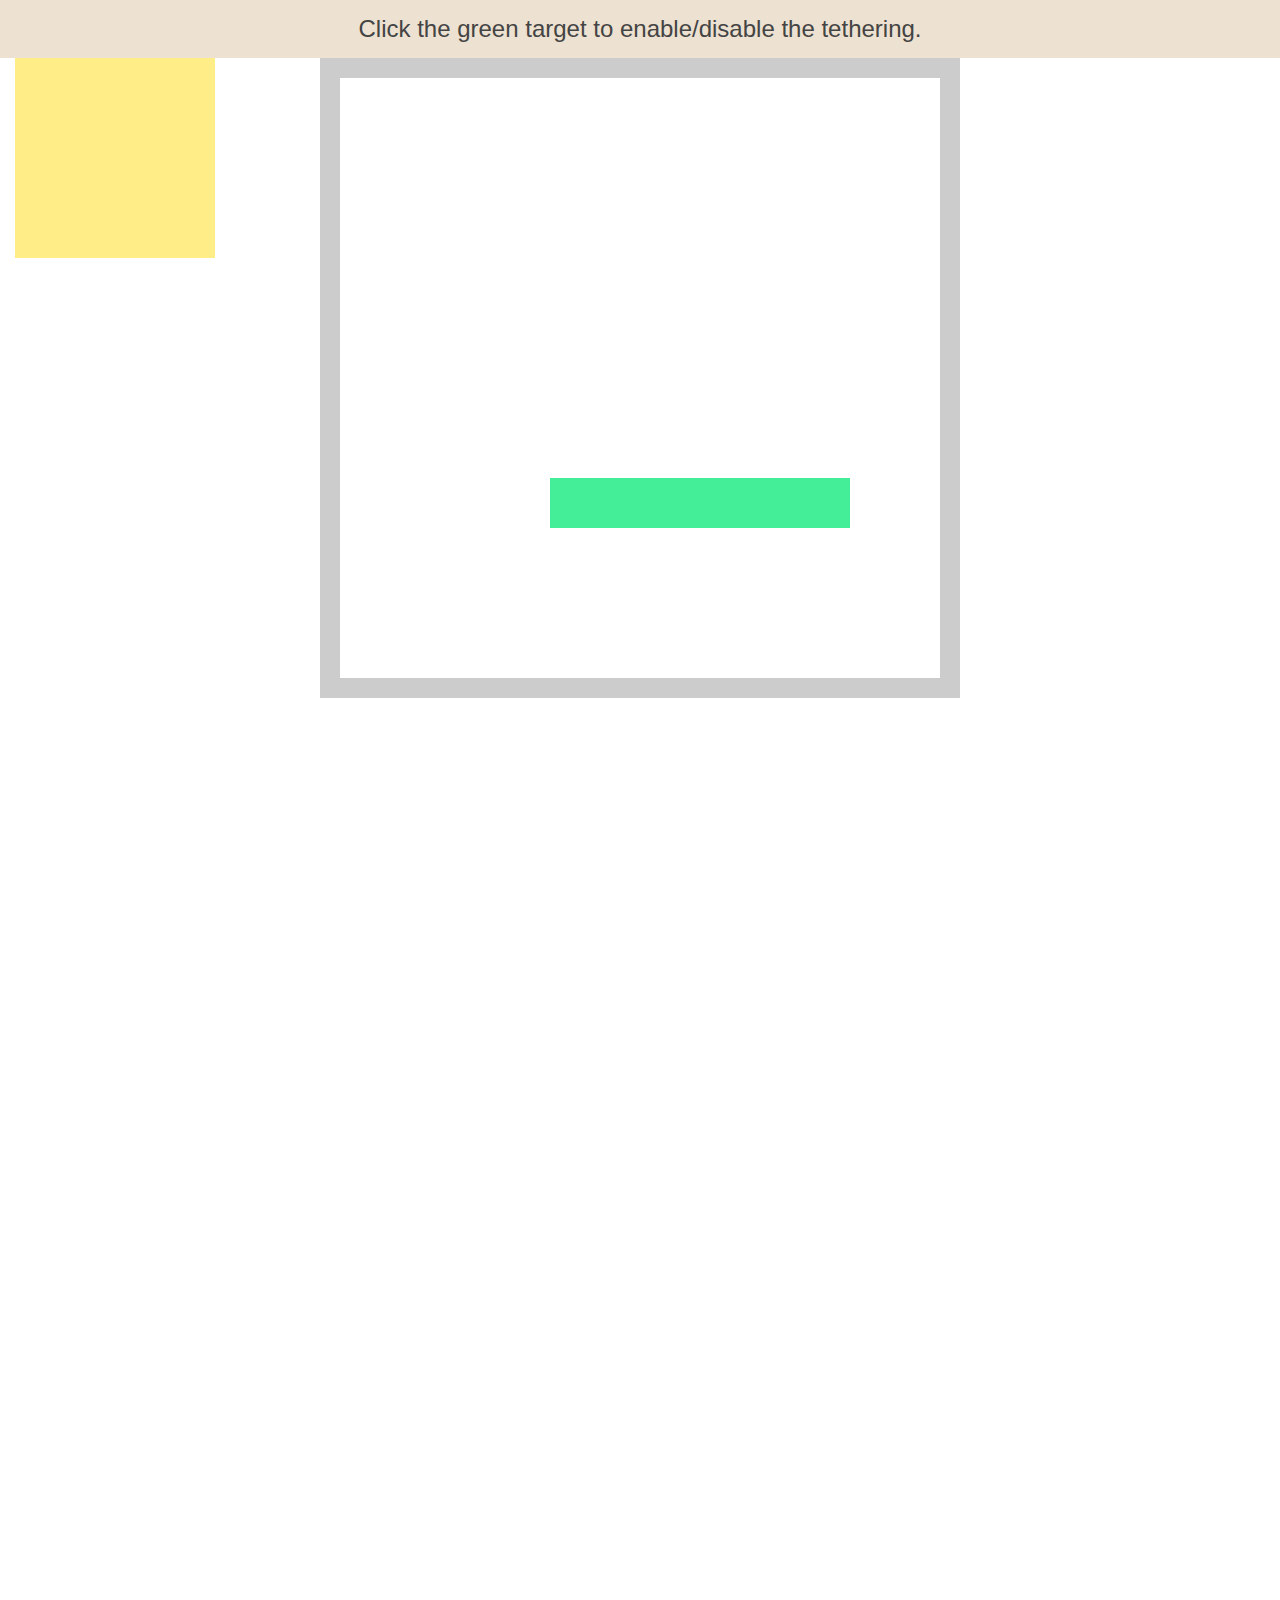
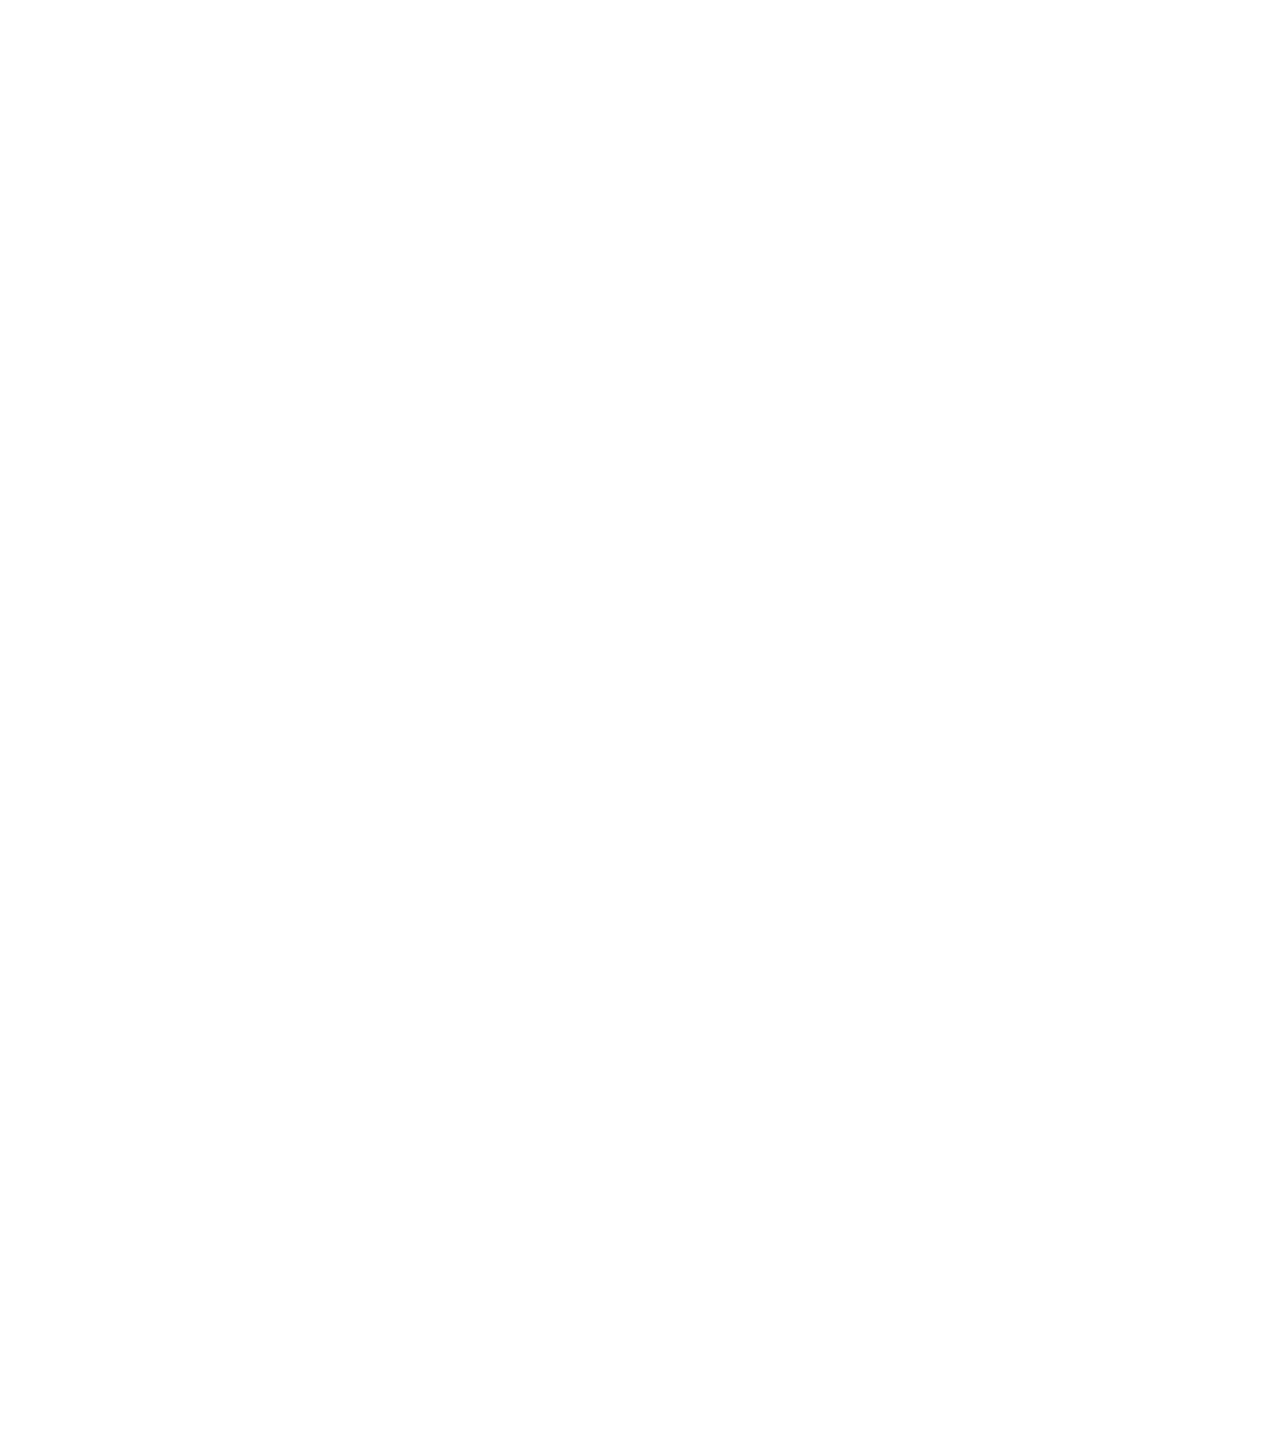
<file: lib/tether/examples/enable-disable/index.html>
<!DOCTYPE html>
<html>
    <head>
        <meta charset="utf-8">
        <meta http-equiv="X-UA-Compatible" content="chrome=1">
        <meta name="viewport" content="width=device-width, initial-scale=1, user-scalable=no">
        <link rel="stylesheet" href="../resources/css/base.css" />
        <link rel="stylesheet" href="../common/css/style.css" />
    </head>
    <body>
        <div class="instructions">Click the green target to enable/disable the tethering.</div>

        <div class="element"></div>
        <div class="container">
            <div class="pad"></div>
            <div class="target"></div>
            <div class="pad"></div>
        </div>

        <script src="//github.hubspot.com/tether/dist/js/tether.js"></script>
        <script>
            var tether = new Tether({
                element: '.element',
                target: '.target',
                attachment: 'top left',
                targetAttachment: 'top right'
            });

            document.querySelector('.target').addEventListener('click', function(){
                if (tether.enabled)
                    tether.disable();
                else
                    tether.enable();
            });
        </script>
    </body>
</html>
</file>
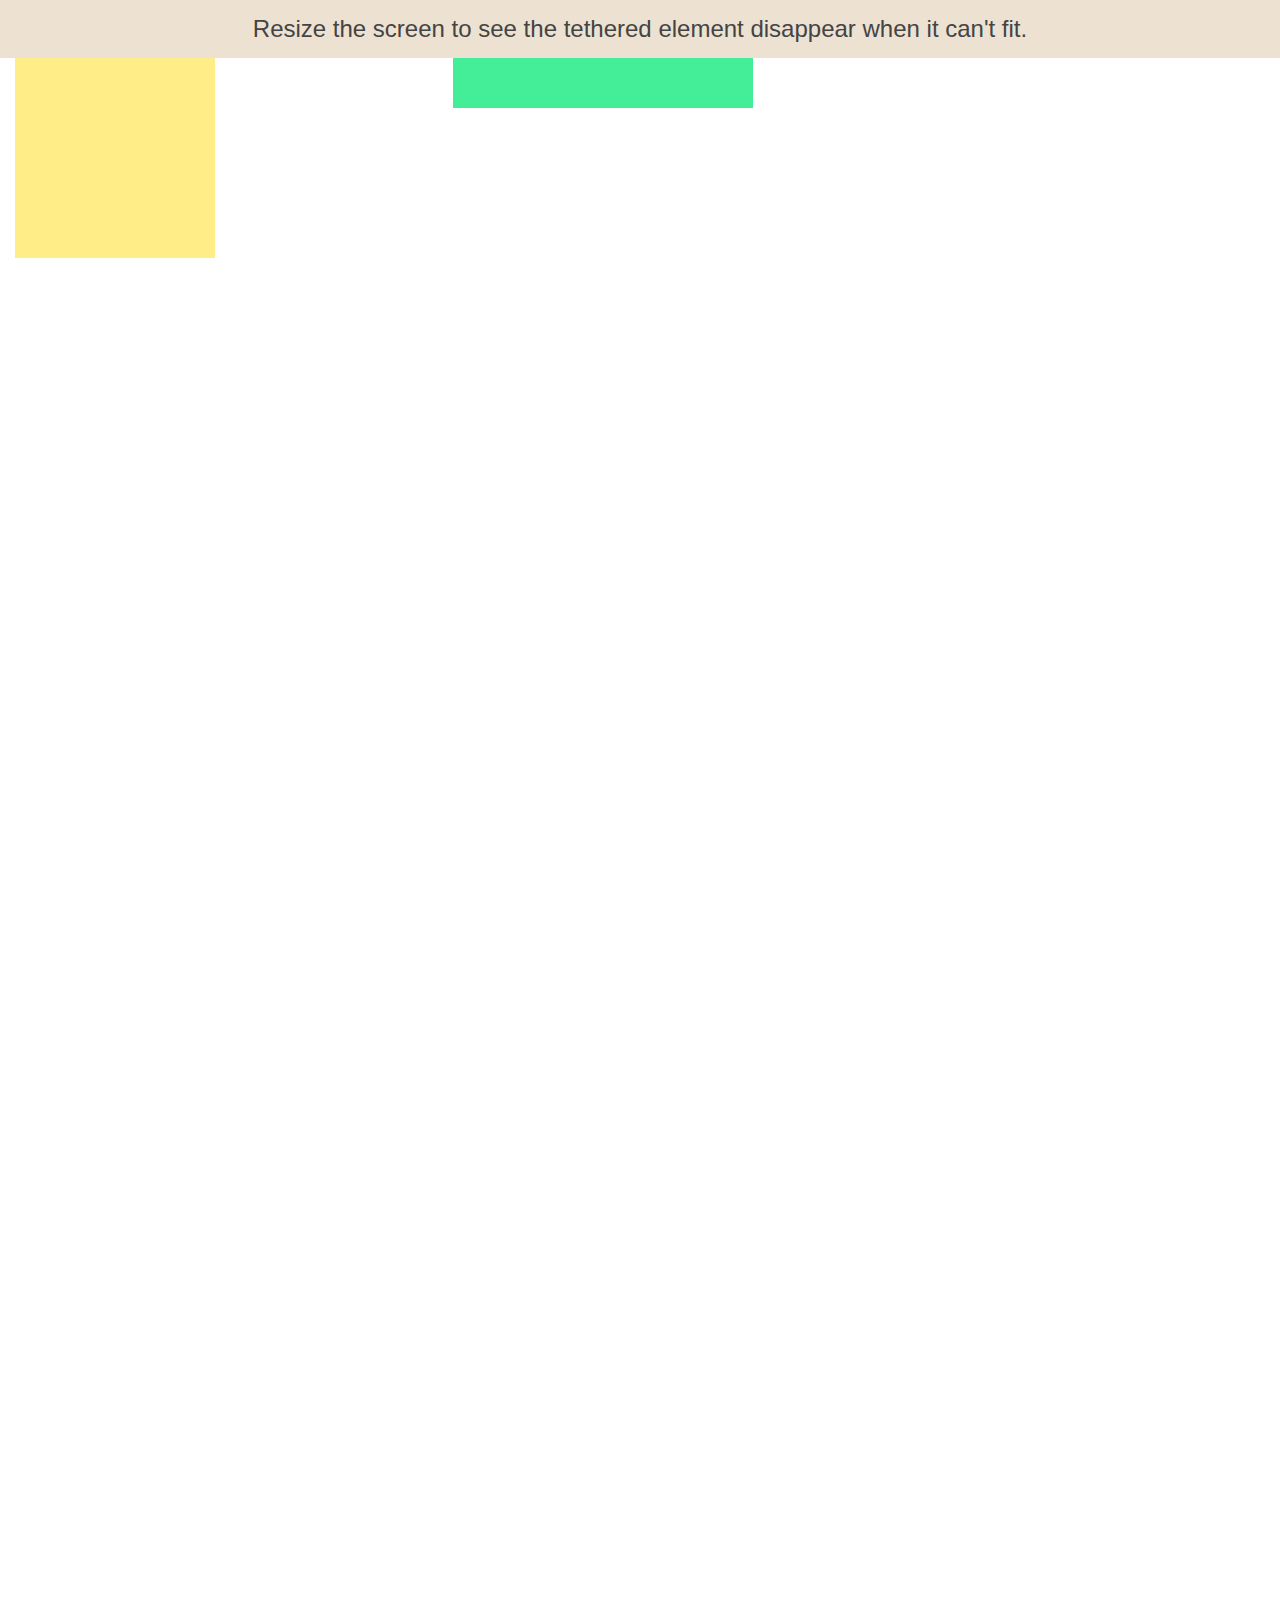
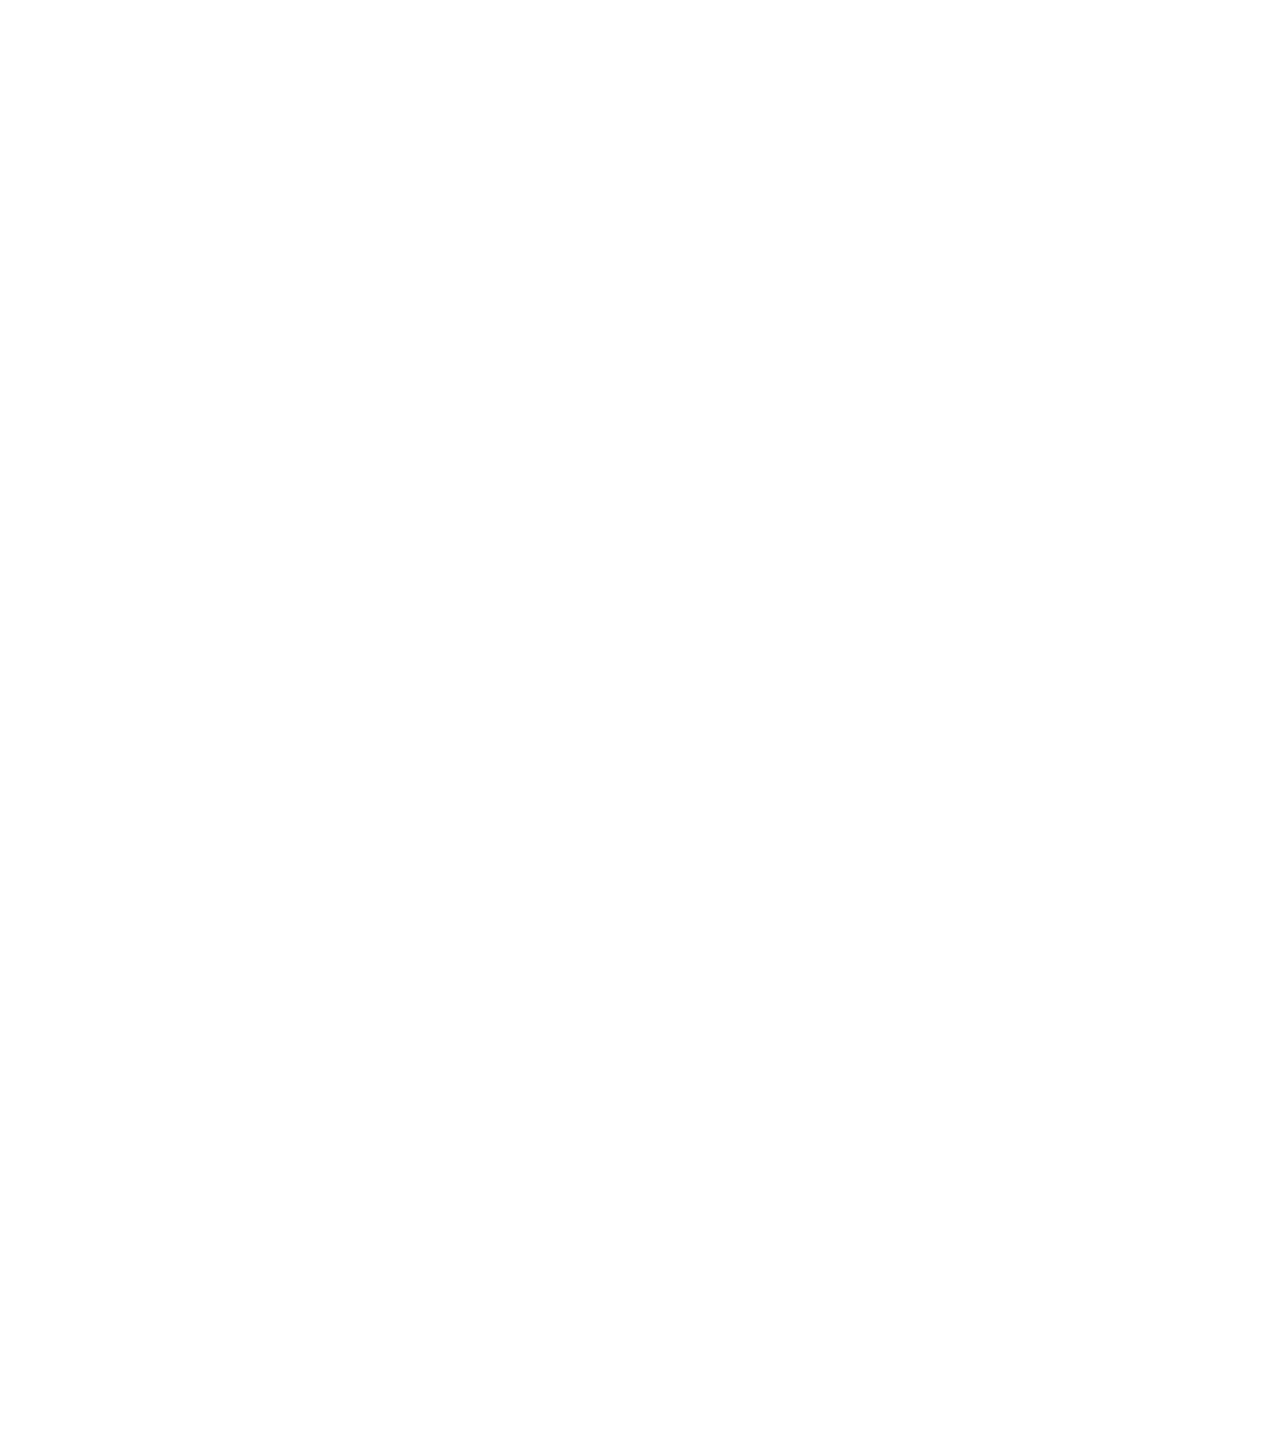
<file: lib/tether/examples/out-of-bounds/index.html>
<!DOCTYPE html>
<html>
    <head>
        <meta charset="utf-8">
        <meta http-equiv="X-UA-Compatible" content="chrome=1">
        <meta name="viewport" content="width=device-width, initial-scale=1, user-scalable=no">
        <link rel="stylesheet" href="../resources/css/base.css" />
        <link rel="stylesheet" href="../common/css/style.css" />
        <style>
            .tether-element.tether-out-of-bounds {
                display: none;
            }
        </style>
    </head>
    <body>
        <div class="instructions">Resize the screen to see the tethered element disappear when it can't fit.</div>

        <div class="element"></div>
        <div class="target"></div>

        <script src="//github.hubspot.com/tether/dist/js/tether.js"></script>
        <script>
            var tether = new Tether({
                element: '.element',
                target: '.target',
                attachment: 'top left',
                targetAttachment: 'top right',
                constraints: [{
                    to: 'window',
                    attachment: 'together'
                }]
            });
            tether.on('update', function(event) {
                console.log(event);
            });
        </script>
    </body>
</html>
</file>
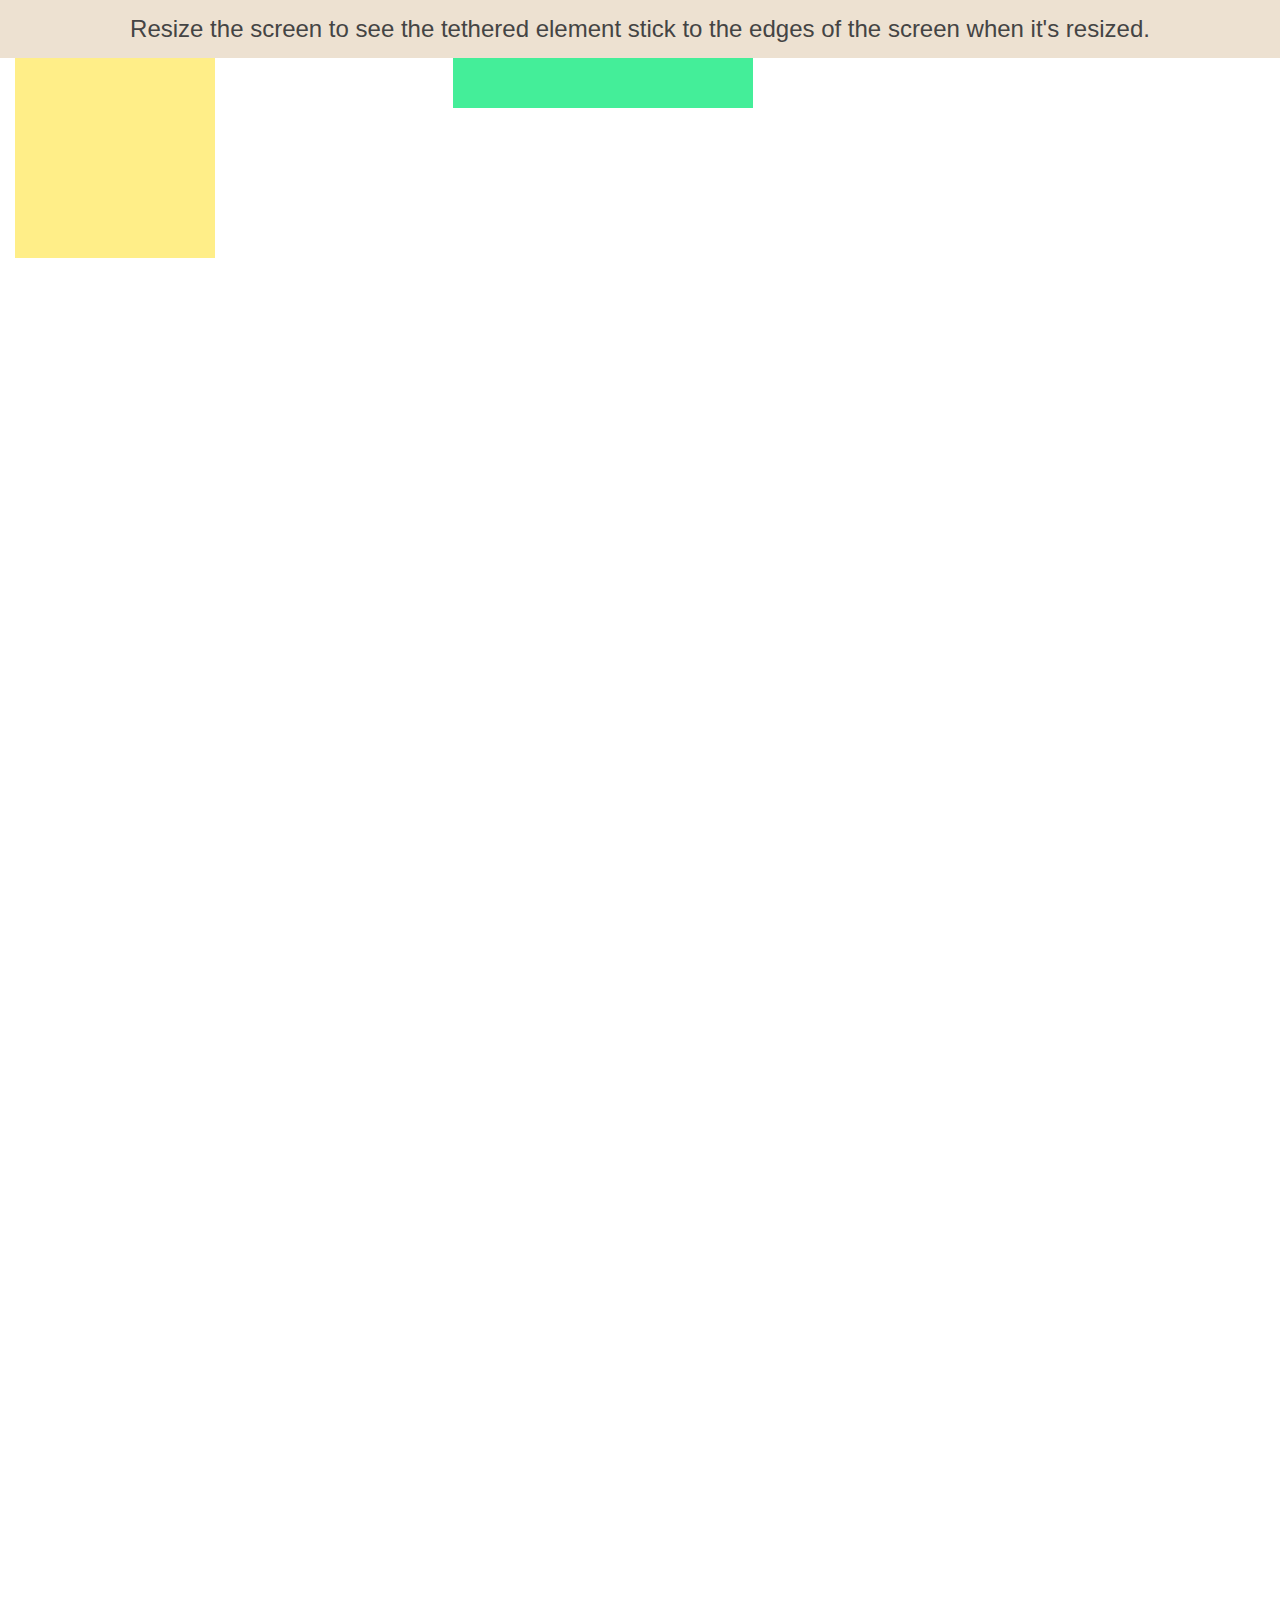
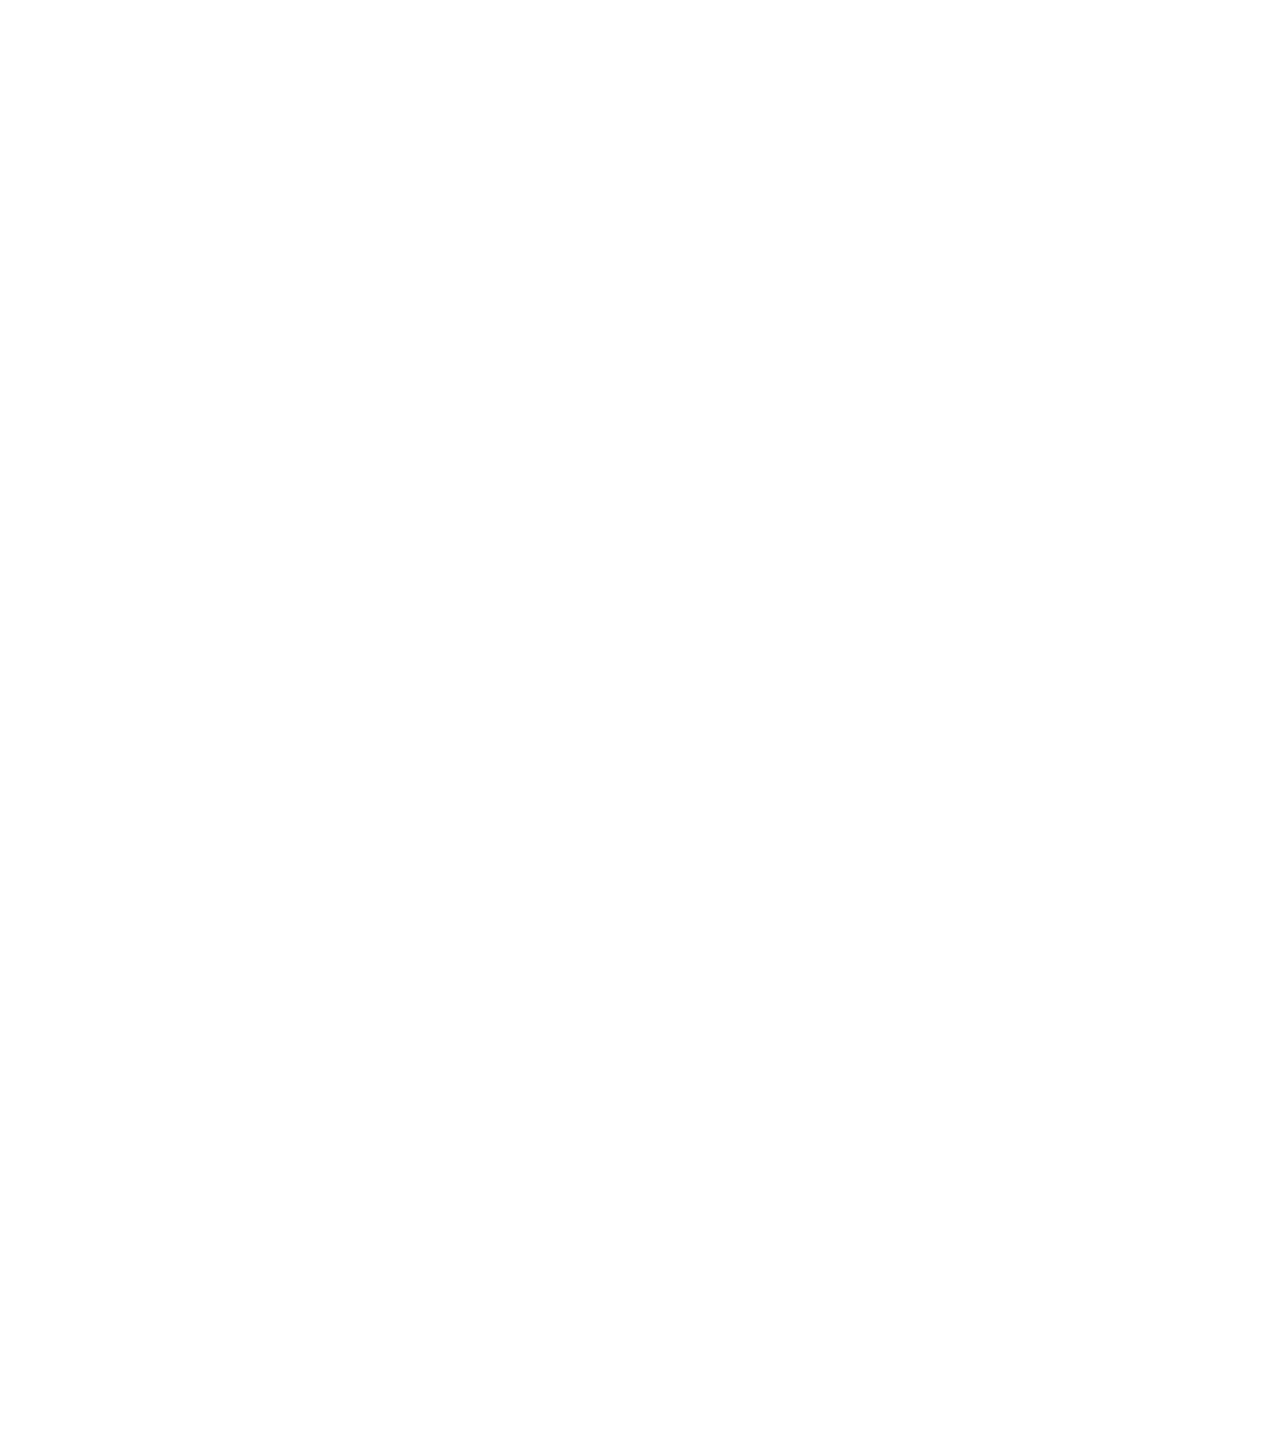
<file: lib/tether/examples/pin/index.html>
<!DOCTYPE html>
<html>
    <head>
        <meta charset="utf-8">
        <meta http-equiv="X-UA-Compatible" content="chrome=1">
        <meta name="viewport" content="width=device-width, initial-scale=1, user-scalable=no">
        <link rel="stylesheet" href="../resources/css/base.css" />
        <link rel="stylesheet" href="../common/css/style.css" />
    </head>
    <body>
        <div class="instructions">Resize the screen to see the tethered element stick to the edges of the screen when it's resized.</div>

        <div class="element"></div>
        <div class="target"></div>

        <script src="//github.hubspot.com/tether/dist/js/tether.js"></script>
        <script>
            new Tether({
                element: '.element',
                target: '.target',
                attachment: 'top left',
                targetAttachment: 'top right',
                constraints: [{
                    to: 'window',
                    pin: true
                }]
            });
        </script>
    </body>
</html>
</file>
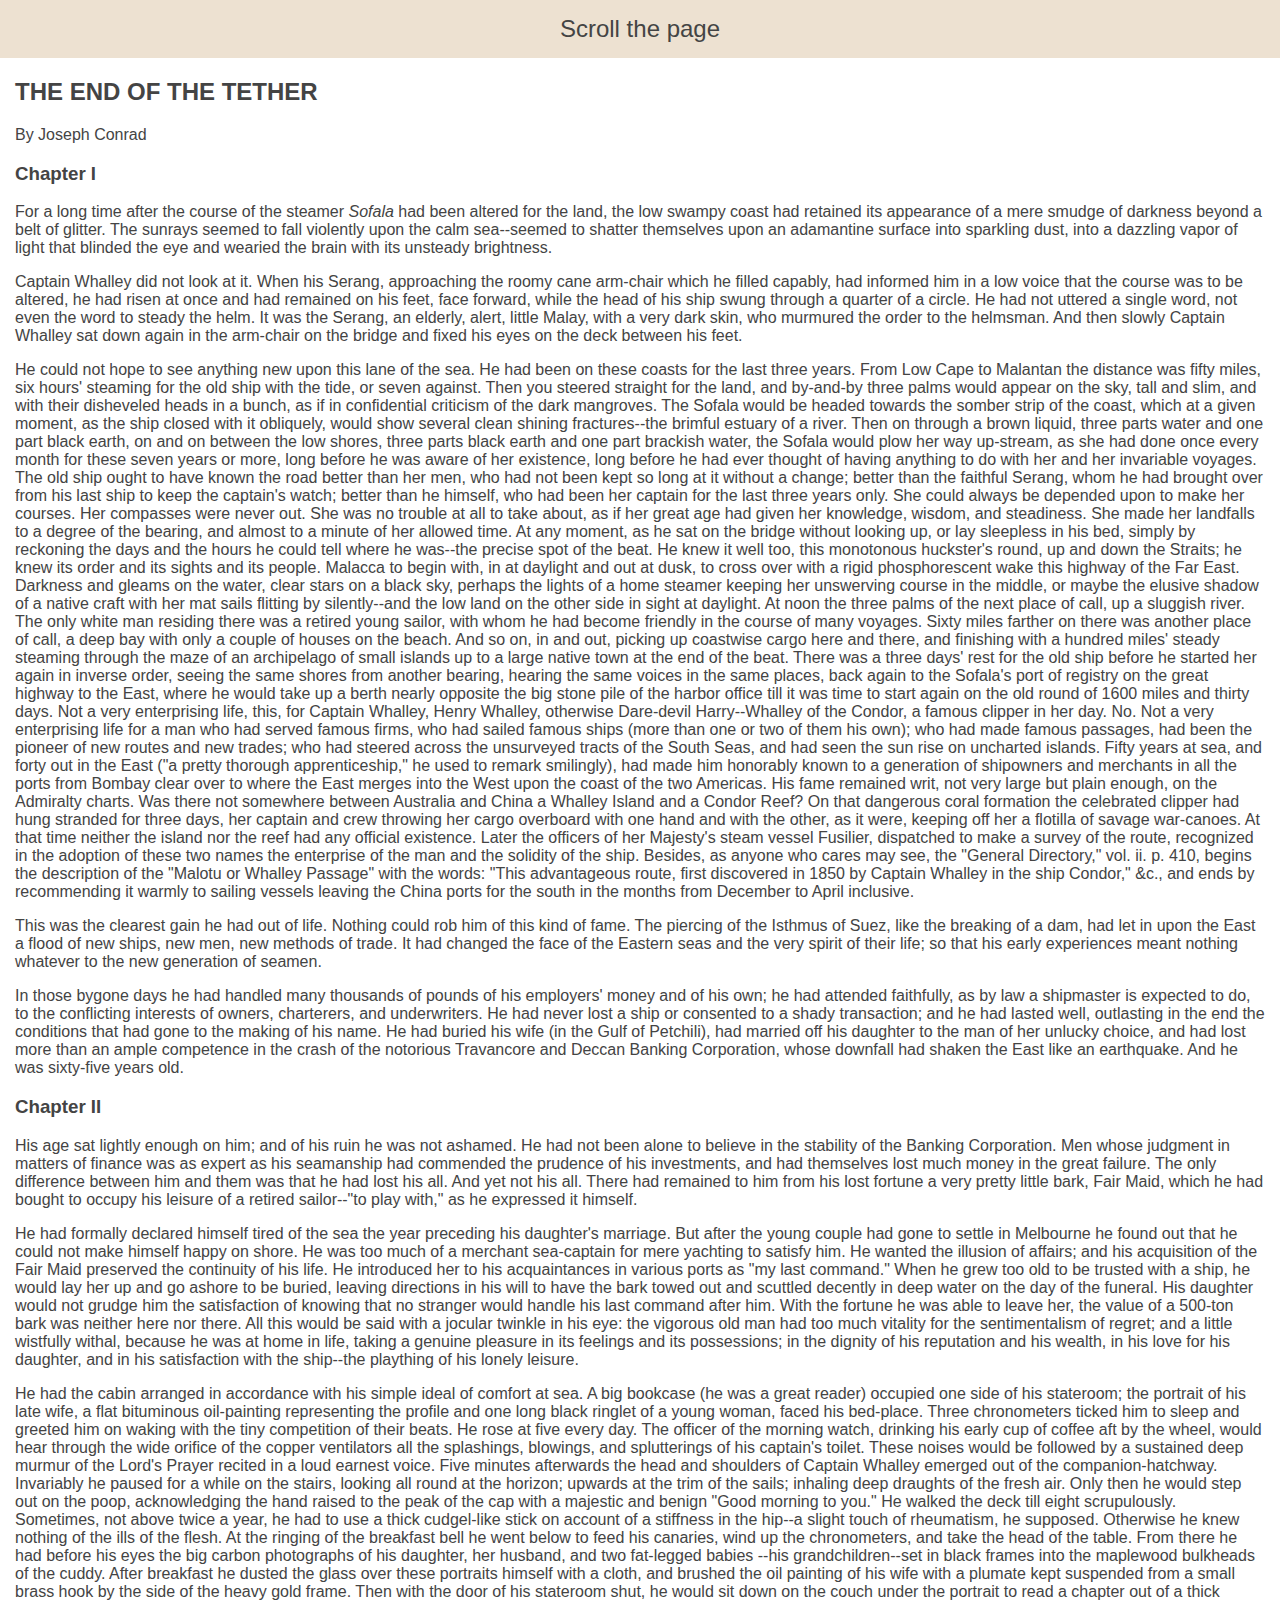
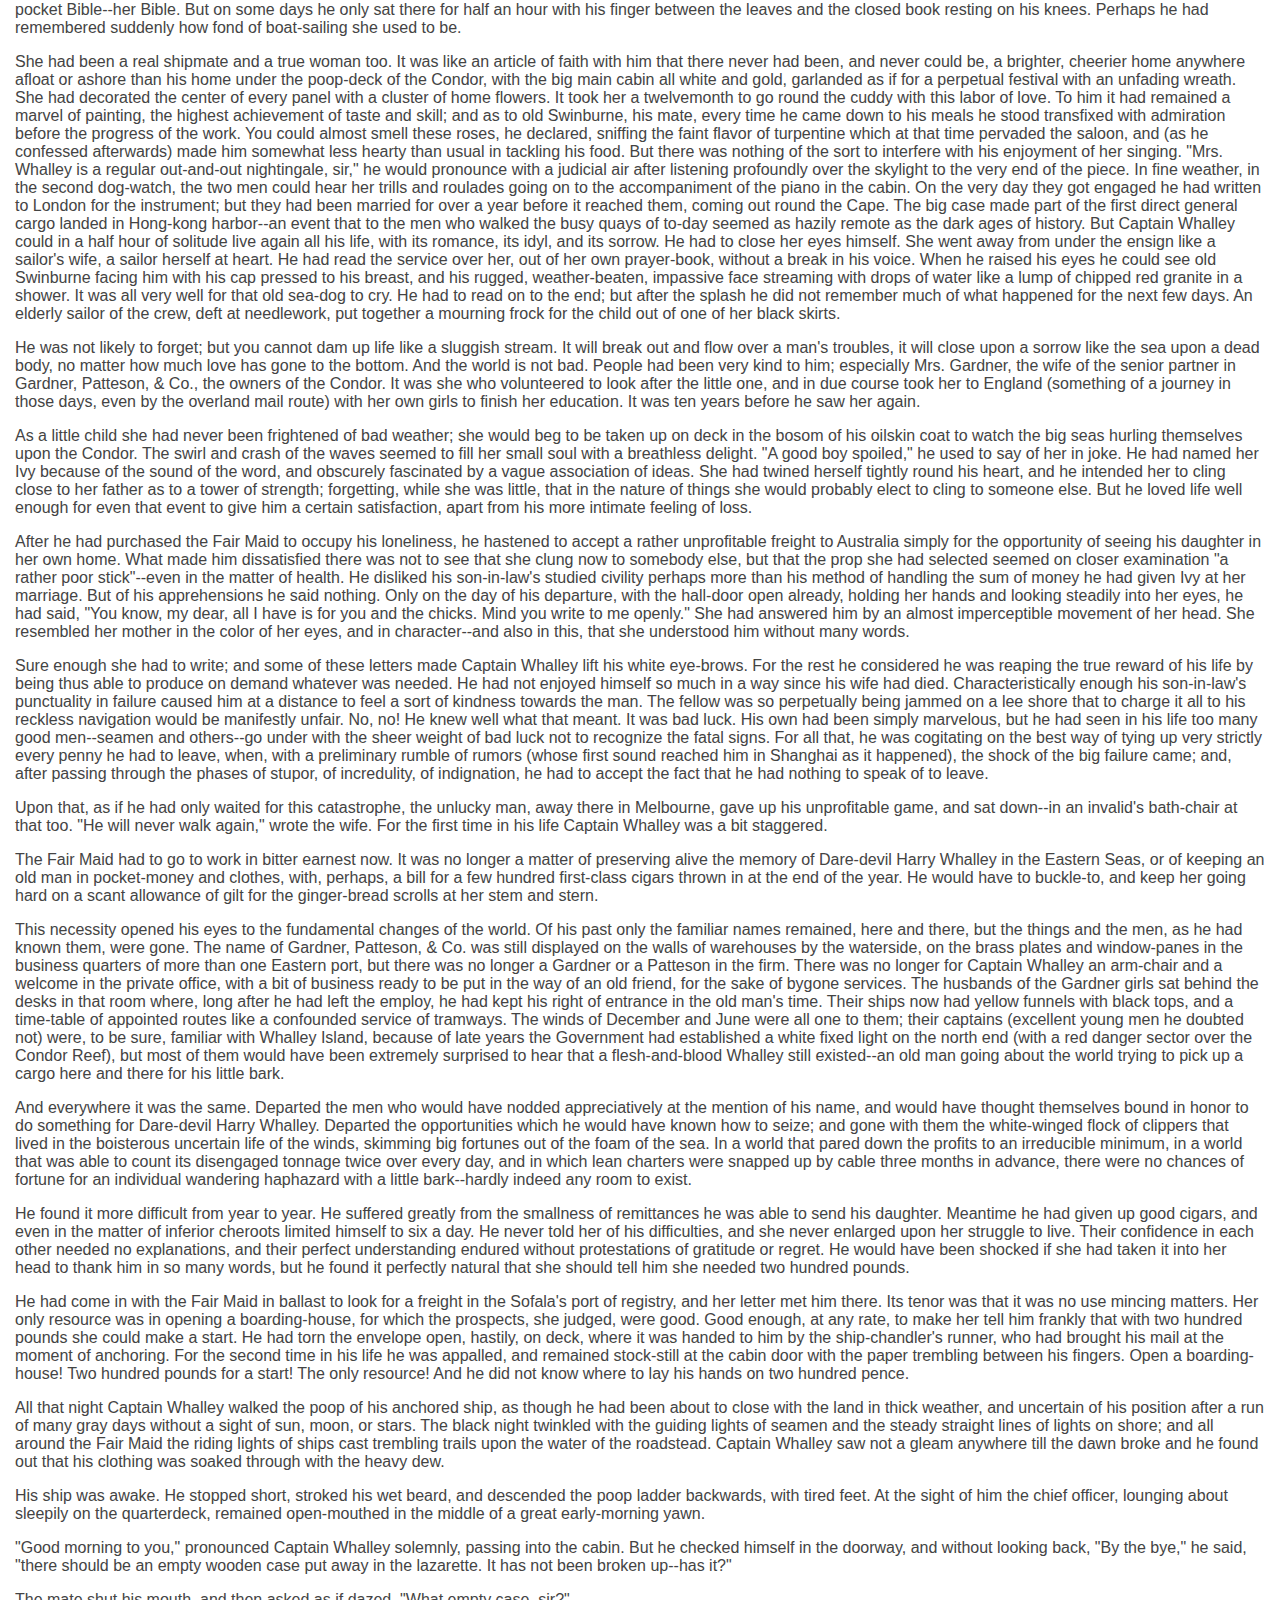
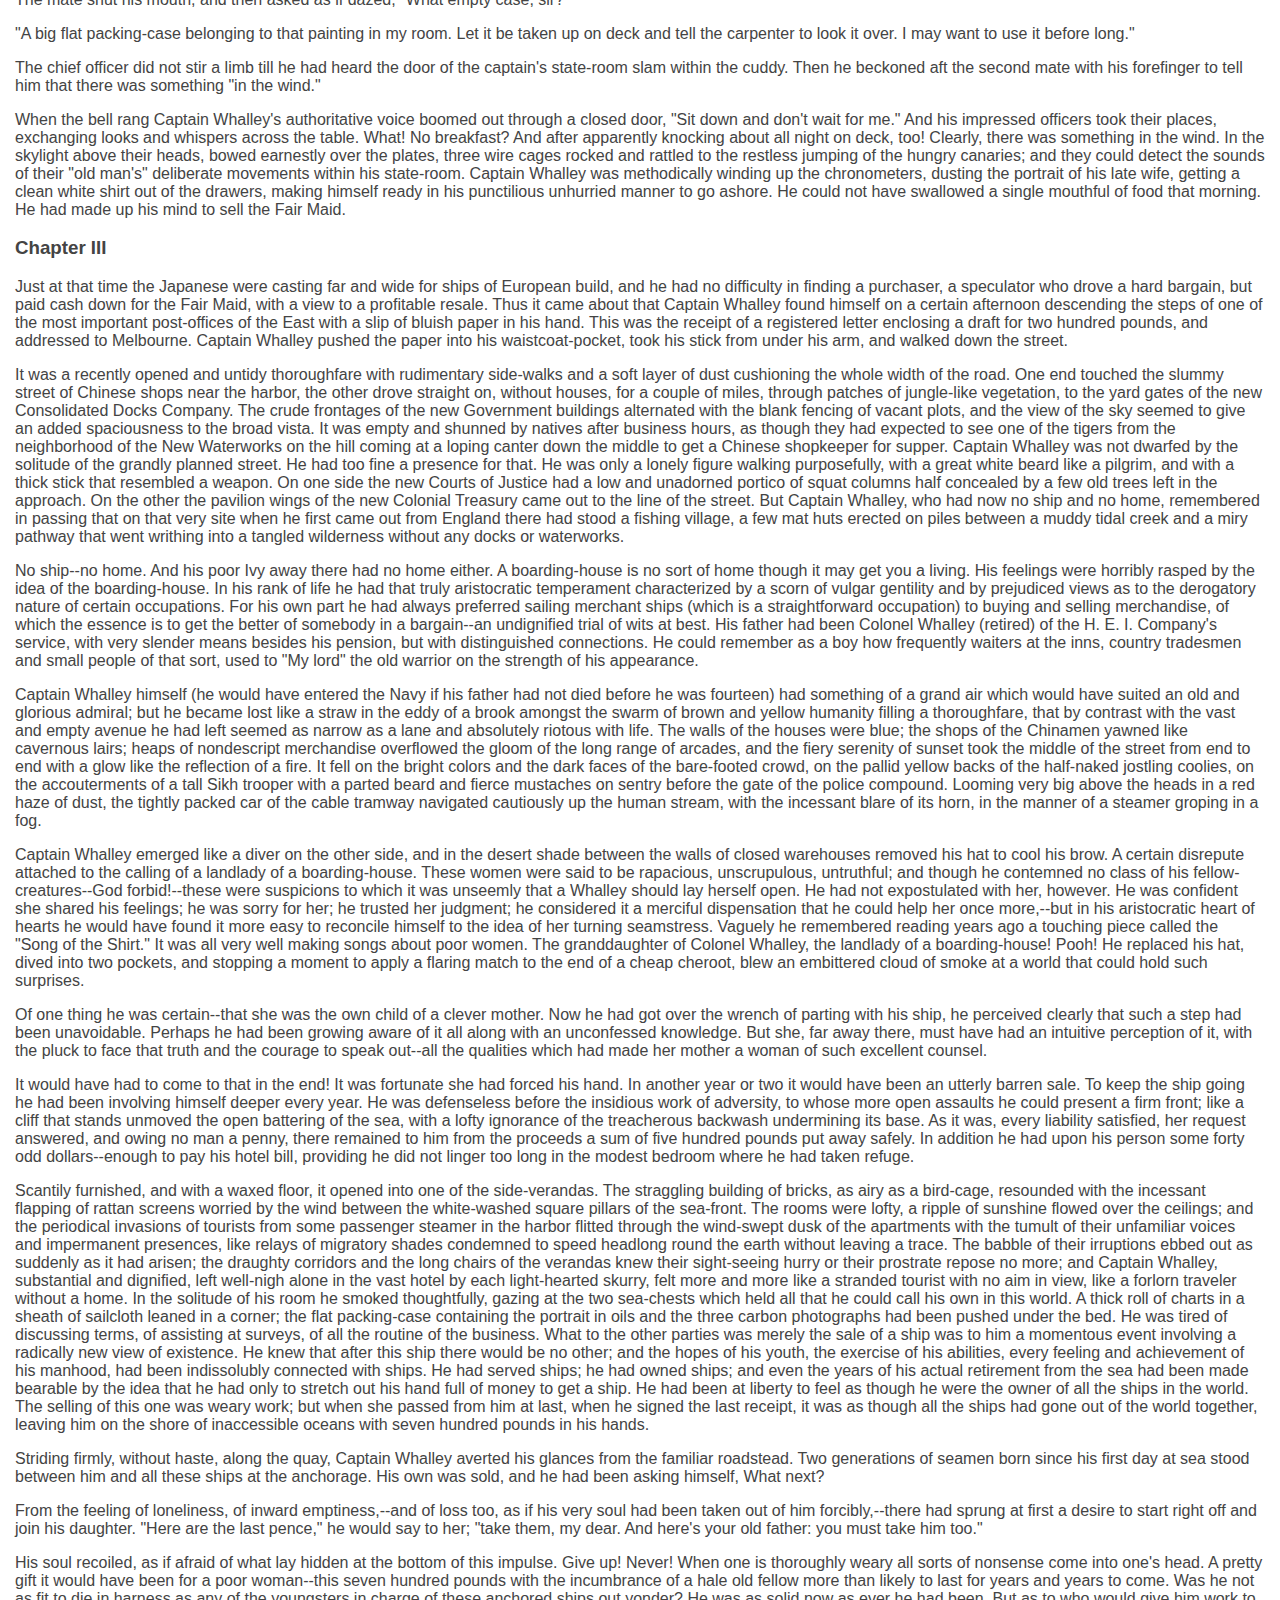
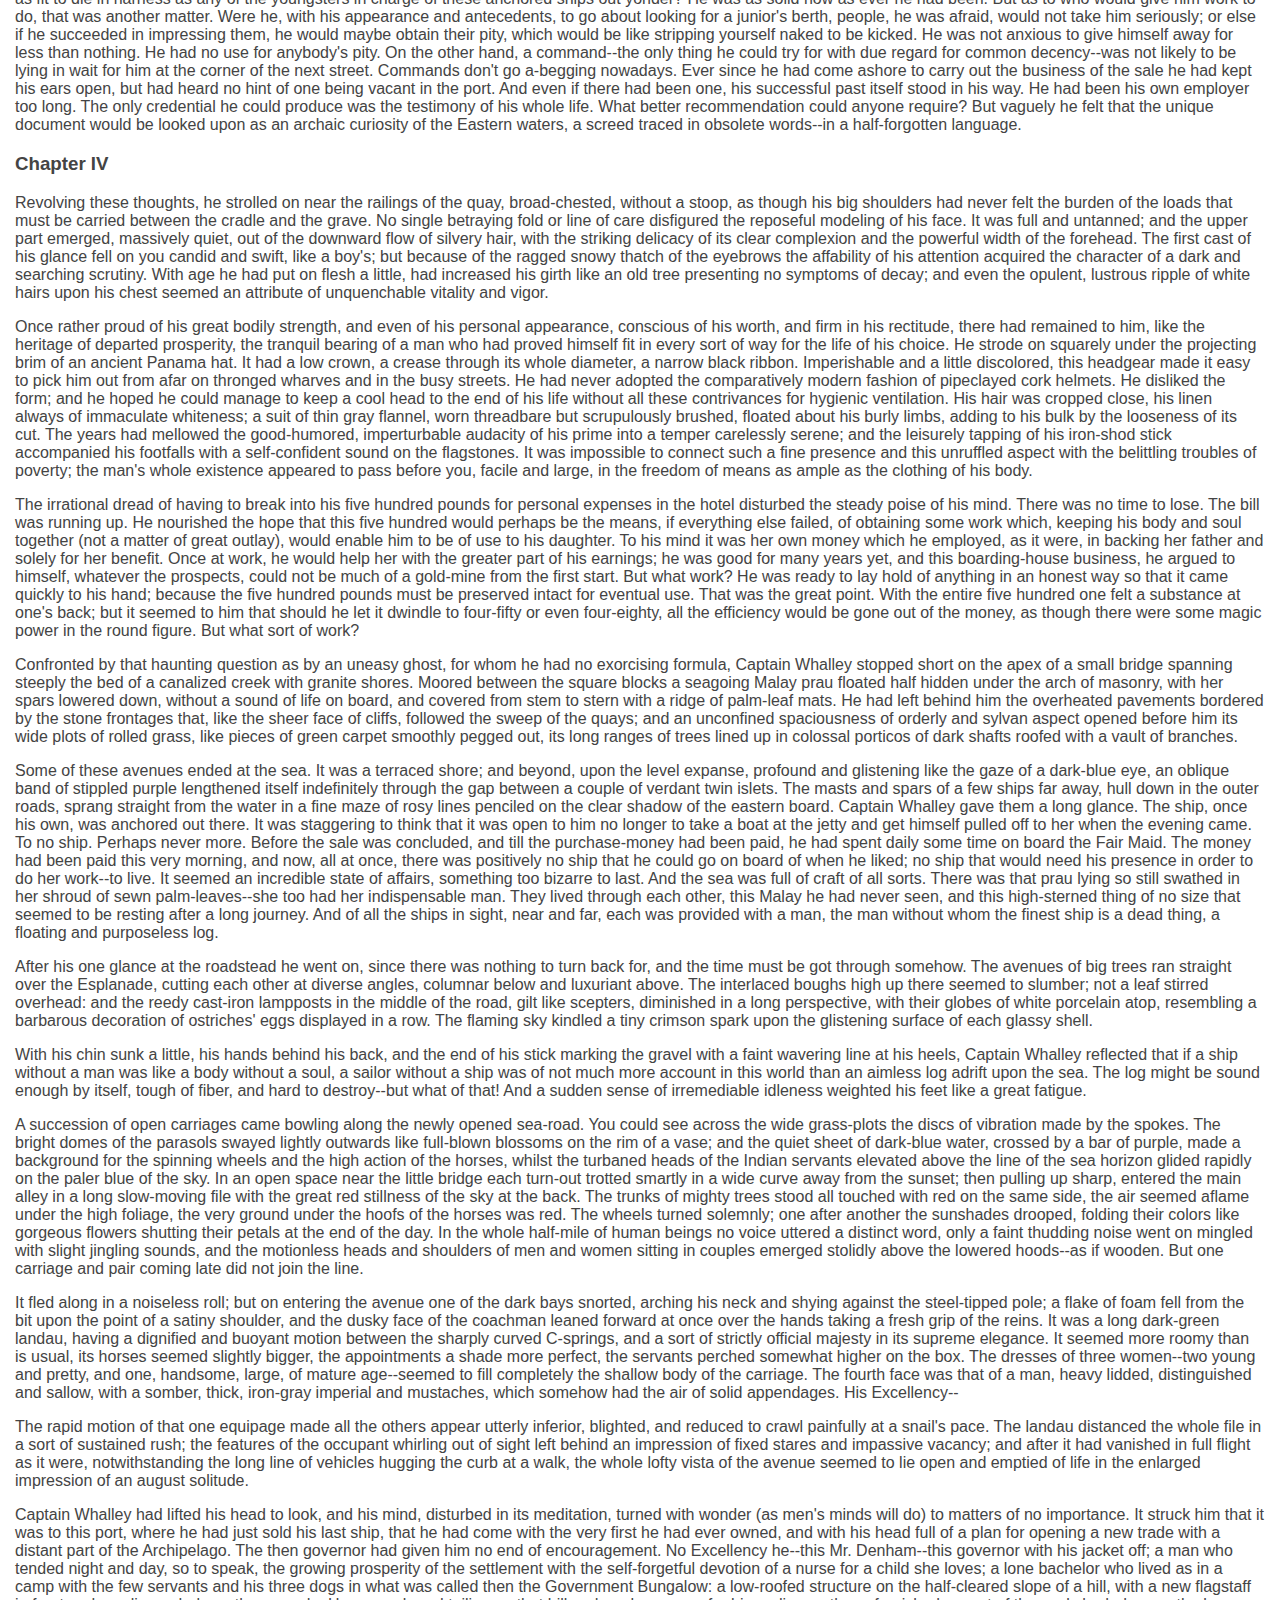
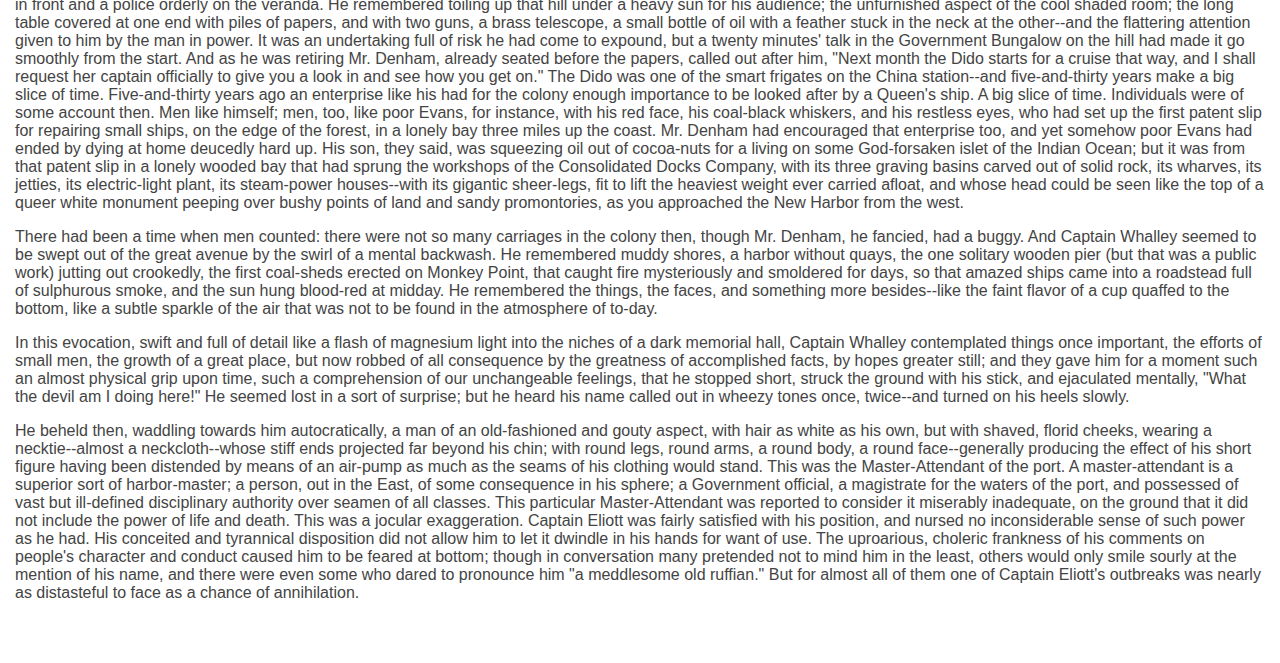
<file: lib/tether/examples/scroll/index.html>
<!DOCTYPE html>
<html>
    <head>
        <link rel="stylesheet" href="../resources/css/base.css" />
        <link rel="stylesheet" href="../common/css/style.css" />
    </head>
    <body>

    <div class="instructions">Scroll the page</div>

    <h2>THE END OF THE TETHER</h2>

    <p>By Joseph Conrad</p>

    <h3>Chapter I</h3>

    <p>For a long time after the course of the steamer <em>Sofala</em> had been
    altered for the land, the low swampy coast had retained its appearance
    of a mere smudge of darkness beyond a belt of glitter. The sunrays
    seemed to fall violently upon the calm sea--seemed to shatter themselves
    upon an adamantine surface into sparkling dust, into a dazzling vapor
    of light that blinded the eye and wearied the brain with its unsteady
    brightness.</p>

    <p>Captain Whalley did not look at it. When his Serang, approaching the
    roomy cane arm-chair which he filled capably, had informed him in a low
    voice that the course was to be altered, he had risen at once and had
    remained on his feet, face forward, while the head of his ship swung
    through a quarter of a circle. He had not uttered a single word, not
    even the word to steady the helm. It was the Serang, an elderly, alert,
    little Malay, with a very dark skin, who murmured the order to the
    helmsman. And then slowly Captain Whalley sat down again in the
    arm-chair on the bridge and fixed his eyes on the deck between his feet.</p>

    <p>He could not hope to see anything new upon this lane of the sea. He had
    been on these coasts for the last three years. From Low Cape to Malantan
    the distance was fifty miles, six hours' steaming for the old ship with
    the tide, or seven against. Then you steered straight for the land, and
    by-and-by three palms would appear on the sky, tall and slim, and with
    their disheveled heads in a bunch, as if in confidential criticism of
    the dark mangroves. The Sofala would be headed towards the somber
    strip of the coast, which at a given moment, as the ship closed with
    it obliquely, would show several clean shining fractures--the brimful
    estuary of a river. Then on through a brown liquid, three parts water
    and one part black earth, on and on between the low shores, three parts
    black earth and one part brackish water, the Sofala would plow her way
    up-stream, as she had done once every month for these seven years or
    more, long before he was aware of her existence, long before he had ever
    thought of having anything to do with her and her invariable voyages.
    The old ship ought to have known the road better than her men, who had
    not been kept so long at it without a change; better than the faithful
    Serang, whom he had brought over from his last ship to keep the
    captain's watch; better than he himself, who had been her captain for
    the last three years only. She could always be depended upon to make her
    courses. Her compasses were never out. She was no trouble at all to
    take about, as if her great age had given her knowledge, wisdom, and
    steadiness. She made her landfalls to a degree of the bearing, and
    almost to a minute of her allowed time. At any moment, as he sat on
    the bridge without looking up, or lay sleepless in his bed, simply by
    reckoning the days and the hours he could tell where he was--the precise
    spot of the beat. He knew it well too, this monotonous huckster's
    round, up and down the Straits; he knew its order and its sights and its
    people. Malacca to begin with, in at daylight and out at dusk, to cross
    over with a rigid phosphorescent wake this highway of the Far East.
    Darkness and gleams on the water, clear stars on a black sky, perhaps
    the lights of a home steamer keeping her unswerving course in the
    middle, or maybe the elusive shadow of a native craft with her mat sails
    flitting by silently--and the low land on the other side in sight
    at daylight. At noon the three palms of the next place of call, up a
    sluggish river. The only white man residing there was a retired young
    sailor, with whom he had become friendly in the course of many voyages.
    Sixty miles farther on there was another place of call, a deep bay with
    only a couple of houses on the beach. And so on, in and out, picking
    up coastwise cargo here and there, and finishing with a hundred miles'
    steady steaming through the maze of an archipelago of small islands up
    to a large native town at the end of the beat. There was a three days'
    rest for the old ship before he started her again in inverse order,
    seeing the same shores from another bearing, hearing the same voices
    in the same places, back again to the Sofala's port of registry on
    the great highway to the East, where he would take up a berth nearly
    opposite the big stone pile of the harbor office till it was time to
    start again on the old round of 1600 miles and thirty days. Not a very
    enterprising life, this, for Captain Whalley, Henry Whalley, otherwise
    Dare-devil Harry--Whalley of the Condor, a famous clipper in her day.
    No. Not a very enterprising life for a man who had served famous firms,
    who had sailed famous ships (more than one or two of them his own); who
    had made famous passages, had been the pioneer of new routes and new
    trades; who had steered across the unsurveyed tracts of the South Seas,
    and had seen the sun rise on uncharted islands. Fifty years at sea, and
    forty out in the East ("a pretty thorough apprenticeship," he used
    to remark smilingly), had made him honorably known to a generation of
    shipowners and merchants in all the ports from Bombay clear over to
    where the East merges into the West upon the coast of the two Americas.
    His fame remained writ, not very large but plain enough, on the
    Admiralty charts. Was there not somewhere between Australia and China a
    Whalley Island and a Condor Reef? On that dangerous coral formation the
    celebrated clipper had hung stranded for three days, her captain and
    crew throwing her cargo overboard with one hand and with the other, as
    it were, keeping off her a flotilla of savage war-canoes. At that time
    neither the island nor the reef had any official existence. Later the
    officers of her Majesty's steam vessel Fusilier, dispatched to make a
    survey of the route, recognized in the adoption of these two names the
    enterprise of the man and the solidity of the ship. Besides, as anyone
    who cares may see, the "General Directory," vol. ii. p. 410, begins the
    description of the "Malotu or Whalley Passage" with the words: "This
    advantageous route, first discovered in 1850 by Captain Whalley in the
    ship Condor," &amp;c., and ends by recommending it warmly to sailing vessels
    leaving the China ports for the south in the months from December to
    April inclusive.</p>

    <p>This was the clearest gain he had out of life. Nothing could rob him
    of this kind of fame. The piercing of the Isthmus of Suez, like the
    breaking of a dam, had let in upon the East a flood of new ships, new
    men, new methods of trade. It had changed the face of the Eastern seas
    and the very spirit of their life; so that his early experiences meant
    nothing whatever to the new generation of seamen.</p>

    <p>In those bygone days he had handled many thousands of pounds of his
    employers' money and of his own; he had attended faithfully, as by law
    a shipmaster is expected to do, to the conflicting interests of owners,
    charterers, and underwriters. He had never lost a ship or consented to
    a shady transaction; and he had lasted well, outlasting in the end the
    conditions that had gone to the making of his name. He had buried his
    wife (in the Gulf of Petchili), had married off his daughter to the man
    of her unlucky choice, and had lost more than an ample competence in the
    crash of the notorious Travancore and Deccan Banking Corporation, whose
    downfall had shaken the East like an earthquake. And he was sixty-five
    years old.</p>

    <h3>Chapter II</h3>

    <p>His age sat lightly enough on him; and of his ruin he was not ashamed.
    He had not been alone to believe in the stability of the Banking
    Corporation. Men whose judgment in matters of finance was as expert as
    his seamanship had commended the prudence of his investments, and had
    themselves lost much money in the great failure. The only difference
    between him and them was that he had lost his all. And yet not his all.
    There had remained to him from his lost fortune a very pretty little
    bark, Fair Maid, which he had bought to occupy his leisure of a retired
    sailor--"to play with," as he expressed it himself.</p>

    <p>He had formally declared himself tired of the sea the year preceding his
    daughter's marriage. But after the young couple had gone to settle in
    Melbourne he found out that he could not make himself happy on shore. He
    was too much of a merchant sea-captain for mere yachting to satisfy him.
    He wanted the illusion of affairs; and his acquisition of the Fair
    Maid preserved the continuity of his life. He introduced her to his
    acquaintances in various ports as "my last command." When he grew too
    old to be trusted with a ship, he would lay her up and go ashore to be
    buried, leaving directions in his will to have the bark towed out and
    scuttled decently in deep water on the day of the funeral. His daughter
    would not grudge him the satisfaction of knowing that no stranger would
    handle his last command after him. With the fortune he was able to leave
    her, the value of a 500-ton bark was neither here nor there. All this
    would be said with a jocular twinkle in his eye: the vigorous old man
    had too much vitality for the sentimentalism of regret; and a little
    wistfully withal, because he was at home in life, taking a genuine
    pleasure in its feelings and its possessions; in the dignity of his
    reputation and his wealth, in his love for his daughter, and in his
    satisfaction with the ship--the plaything of his lonely leisure.</p>

    <p>He had the cabin arranged in accordance with his simple ideal of comfort
    at sea. A big bookcase (he was a great reader) occupied one side of his
    stateroom; the portrait of his late wife, a flat bituminous oil-painting
    representing the profile and one long black ringlet of a young woman,
    faced his bed-place. Three chronometers ticked him to sleep and greeted
    him on waking with the tiny competition of their beats. He rose at five
    every day. The officer of the morning watch, drinking his early cup
    of coffee aft by the wheel, would hear through the wide orifice of the
    copper ventilators all the splashings, blowings, and splutterings of
    his captain's toilet. These noises would be followed by a sustained
    deep murmur of the Lord's Prayer recited in a loud earnest voice. Five
    minutes afterwards the head and shoulders of Captain Whalley emerged
    out of the companion-hatchway. Invariably he paused for a while on the
    stairs, looking all round at the horizon; upwards at the trim of the
    sails; inhaling deep draughts of the fresh air. Only then he would step
    out on the poop, acknowledging the hand raised to the peak of the cap
    with a majestic and benign "Good morning to you." He walked the deck
    till eight scrupulously. Sometimes, not above twice a year, he had to
    use a thick cudgel-like stick on account of a stiffness in the hip--a
    slight touch of rheumatism, he supposed. Otherwise he knew nothing of
    the ills of the flesh. At the ringing of the breakfast bell he went
    below to feed his canaries, wind up the chronometers, and take the
    head of the table. From there he had before his eyes the big carbon
    photographs of his daughter, her husband, and two fat-legged babies
    --his grandchildren--set in black frames into the maplewood bulkheads
    of the cuddy. After breakfast he dusted the glass over these portraits
    himself with a cloth, and brushed the oil painting of his wife with a
    plumate kept suspended from a small brass hook by the side of the heavy
    gold frame. Then with the door of his stateroom shut, he would sit down
    on the couch under the portrait to read a chapter out of a thick pocket
    Bible--her Bible. But on some days he only sat there for half an hour
    with his finger between the leaves and the closed book resting on his
    knees. Perhaps he had remembered suddenly how fond of boat-sailing she
    used to be.</p>

    <p>She had been a real shipmate and a true woman too. It was like an
    article of faith with him that there never had been, and never could be,
    a brighter, cheerier home anywhere afloat or ashore than his home under
    the poop-deck of the Condor, with the big main cabin all white and gold,
    garlanded as if for a perpetual festival with an unfading wreath. She
    had decorated the center of every panel with a cluster of home flowers.
    It took her a twelvemonth to go round the cuddy with this labor of love.
    To him it had remained a marvel of painting, the highest achievement of
    taste and skill; and as to old Swinburne, his mate, every time he
    came down to his meals he stood transfixed with admiration before the
    progress of the work. You could almost smell these roses, he declared,
    sniffing the faint flavor of turpentine which at that time pervaded the
    saloon, and (as he confessed afterwards) made him somewhat less hearty
    than usual in tackling his food. But there was nothing of the sort to
    interfere with his enjoyment of her singing. "Mrs. Whalley is a regular
    out-and-out nightingale, sir," he would pronounce with a judicial air
    after listening profoundly over the skylight to the very end of the
    piece. In fine weather, in the second dog-watch, the two men could hear
    her trills and roulades going on to the accompaniment of the piano in
    the cabin. On the very day they got engaged he had written to London
    for the instrument; but they had been married for over a year before it
    reached them, coming out round the Cape. The big case made part of the
    first direct general cargo landed in Hong-kong harbor--an event that to
    the men who walked the busy quays of to-day seemed as hazily remote as
    the dark ages of history. But Captain Whalley could in a half hour of
    solitude live again all his life, with its romance, its idyl, and its
    sorrow. He had to close her eyes himself. She went away from under the
    ensign like a sailor's wife, a sailor herself at heart. He had read
    the service over her, out of her own prayer-book, without a break in his
    voice. When he raised his eyes he could see old Swinburne facing him
    with his cap pressed to his breast, and his rugged, weather-beaten,
    impassive face streaming with drops of water like a lump of chipped red
    granite in a shower. It was all very well for that old sea-dog to cry.
    He had to read on to the end; but after the splash he did not remember
    much of what happened for the next few days. An elderly sailor of the
    crew, deft at needlework, put together a mourning frock for the child
    out of one of her black skirts.</p>

    <p>He was not likely to forget; but you cannot dam up life like a sluggish
    stream. It will break out and flow over a man's troubles, it will close
    upon a sorrow like the sea upon a dead body, no matter how much love has
    gone to the bottom. And the world is not bad. People had been very
    kind to him; especially Mrs. Gardner, the wife of the senior partner
    in Gardner, Patteson, &amp; Co., the owners of the Condor. It was she who
    volunteered to look after the little one, and in due course took her to
    England (something of a journey in those days, even by the overland
    mail route) with her own girls to finish her education. It was ten years
    before he saw her again.</p>

    <p>As a little child she had never been frightened of bad weather; she
    would beg to be taken up on deck in the bosom of his oilskin coat to
    watch the big seas hurling themselves upon the Condor. The swirl and
    crash of the waves seemed to fill her small soul with a breathless
    delight. "A good boy spoiled," he used to say of her in joke. He had
    named her Ivy because of the sound of the word, and obscurely fascinated
    by a vague association of ideas. She had twined herself tightly round
    his heart, and he intended her to cling close to her father as to a
    tower of strength; forgetting, while she was little, that in the nature
    of things she would probably elect to cling to someone else. But
    he loved life well enough for even that event to give him a certain
    satisfaction, apart from his more intimate feeling of loss.</p>

    <p>After he had purchased the Fair Maid to occupy his loneliness, he
    hastened to accept a rather unprofitable freight to Australia simply for
    the opportunity of seeing his daughter in her own home. What made him
    dissatisfied there was not to see that she clung now to somebody else,
    but that the prop she had selected seemed on closer examination "a
    rather poor stick"--even in the matter of health. He disliked his
    son-in-law's studied civility perhaps more than his method of
    handling the sum of money he had given Ivy at her marriage. But of his
    apprehensions he said nothing. Only on the day of his departure, with
    the hall-door open already, holding her hands and looking steadily into
    her eyes, he had said, "You know, my dear, all I have is for you and the
    chicks. Mind you write to me openly." She had answered him by an almost
    imperceptible movement of her head. She resembled her mother in
    the color of her eyes, and in character--and also in this, that she
    understood him without many words.</p>

    <p>Sure enough she had to write; and some of these letters made Captain
    Whalley lift his white eye-brows. For the rest he considered he was
    reaping the true reward of his life by being thus able to produce on
    demand whatever was needed. He had not enjoyed himself so much in a
    way since his wife had died. Characteristically enough his son-in-law's
    punctuality in failure caused him at a distance to feel a sort of
    kindness towards the man. The fellow was so perpetually being jammed on
    a lee shore that to charge it all to his reckless navigation would be
    manifestly unfair. No, no! He knew well what that meant. It was bad
    luck. His own had been simply marvelous, but he had seen in his life too
    many good men--seamen and others--go under with the sheer weight of bad
    luck not to recognize the fatal signs. For all that, he was cogitating
    on the best way of tying up very strictly every penny he had to leave,
    when, with a preliminary rumble of rumors (whose first sound reached
    him in Shanghai as it happened), the shock of the big failure came;
    and, after passing through the phases of stupor, of incredulity, of
    indignation, he had to accept the fact that he had nothing to speak of
    to leave.</p>

    <p>Upon that, as if he had only waited for this catastrophe, the unlucky
    man, away there in Melbourne, gave up his unprofitable game, and sat
    down--in an invalid's bath-chair at that too. "He will never walk
    again," wrote the wife. For the first time in his life Captain Whalley
    was a bit staggered.</p>

    <p>The Fair Maid had to go to work in bitter earnest now. It was no longer
    a matter of preserving alive the memory of Dare-devil Harry Whalley in
    the Eastern Seas, or of keeping an old man in pocket-money and clothes,
    with, perhaps, a bill for a few hundred first-class cigars thrown in at
    the end of the year. He would have to buckle-to, and keep her going hard
    on a scant allowance of gilt for the ginger-bread scrolls at her stem
    and stern.</p>

    <p>This necessity opened his eyes to the fundamental changes of the world.
    Of his past only the familiar names remained, here and there, but
    the things and the men, as he had known them, were gone. The name of
    Gardner, Patteson, &amp; Co. was still displayed on the walls of warehouses
    by the waterside, on the brass plates and window-panes in the business
    quarters of more than one Eastern port, but there was no longer a
    Gardner or a Patteson in the firm. There was no longer for Captain
    Whalley an arm-chair and a welcome in the private office, with a bit of
    business ready to be put in the way of an old friend, for the sake of
    bygone services. The husbands of the Gardner girls sat behind the desks
    in that room where, long after he had left the employ, he had kept his
    right of entrance in the old man's time. Their ships now had yellow
    funnels with black tops, and a time-table of appointed routes like a
    confounded service of tramways. The winds of December and June were all
    one to them; their captains (excellent young men he doubted not) were,
    to be sure, familiar with Whalley Island, because of late years the
    Government had established a white fixed light on the north end (with
    a red danger sector over the Condor Reef), but most of them would have
    been extremely surprised to hear that a flesh-and-blood Whalley still
    existed--an old man going about the world trying to pick up a cargo here
    and there for his little bark.</p>

    <p>And everywhere it was the same. Departed the men who would have nodded
    appreciatively at the mention of his name, and would have thought
    themselves bound in honor to do something for Dare-devil Harry Whalley.
    Departed the opportunities which he would have known how to seize; and
    gone with them the white-winged flock of clippers that lived in the
    boisterous uncertain life of the winds, skimming big fortunes out of
    the foam of the sea. In a world that pared down the profits to an
    irreducible minimum, in a world that was able to count its disengaged
    tonnage twice over every day, and in which lean charters were snapped up
    by cable three months in advance, there were no chances of fortune for
    an individual wandering haphazard with a little bark--hardly indeed any
    room to exist.</p>

    <p>He found it more difficult from year to year. He suffered greatly from
    the smallness of remittances he was able to send his daughter. Meantime
    he had given up good cigars, and even in the matter of inferior cheroots
    limited himself to six a day. He never told her of his difficulties, and
    she never enlarged upon her struggle to live. Their confidence in each
    other needed no explanations, and their perfect understanding endured
    without protestations of gratitude or regret. He would have been shocked
    if she had taken it into her head to thank him in so many words, but
    he found it perfectly natural that she should tell him she needed two
    hundred pounds.</p>

    <p>He had come in with the Fair Maid in ballast to look for a freight in
    the Sofala's port of registry, and her letter met him there. Its tenor
    was that it was no use mincing matters. Her only resource was in opening
    a boarding-house, for which the prospects, she judged, were good. Good
    enough, at any rate, to make her tell him frankly that with two hundred
    pounds she could make a start. He had torn the envelope open, hastily,
    on deck, where it was handed to him by the ship-chandler's runner, who
    had brought his mail at the moment of anchoring. For the second time
    in his life he was appalled, and remained stock-still at the cabin door
    with the paper trembling between his fingers. Open a boarding-house! Two
    hundred pounds for a start! The only resource! And he did not know where
    to lay his hands on two hundred pence.</p>

    <p>All that night Captain Whalley walked the poop of his anchored ship, as
    though he had been about to close with the land in thick weather, and
    uncertain of his position after a run of many gray days without a sight
    of sun, moon, or stars. The black night twinkled with the guiding lights
    of seamen and the steady straight lines of lights on shore; and all
    around the Fair Maid the riding lights of ships cast trembling trails
    upon the water of the roadstead. Captain Whalley saw not a gleam
    anywhere till the dawn broke and he found out that his clothing was
    soaked through with the heavy dew.</p>

    <p>His ship was awake. He stopped short, stroked his wet beard, and
    descended the poop ladder backwards, with tired feet. At the sight
    of him the chief officer, lounging about sleepily on the quarterdeck,
    remained open-mouthed in the middle of a great early-morning yawn.</p>

    <p>"Good morning to you," pronounced Captain Whalley solemnly, passing into
    the cabin. But he checked himself in the doorway, and without looking
    back, "By the bye," he said, "there should be an empty wooden case put
    away in the lazarette. It has not been broken up--has it?"</p>

    <p>The mate shut his mouth, and then asked as if dazed, "What empty case,
    sir?"</p>

    <p>"A big flat packing-case belonging to that painting in my room. Let it
    be taken up on deck and tell the carpenter to look it over. I may want
    to use it before long."</p>

    <p>The chief officer did not stir a limb till he had heard the door of the
    captain's state-room slam within the cuddy. Then he beckoned aft the
    second mate with his forefinger to tell him that there was something "in
    the wind."</p>

    <p>When the bell rang Captain Whalley's authoritative voice boomed out
    through a closed door, "Sit down and don't wait for me." And his
    impressed officers took their places, exchanging looks and whispers
    across the table. What! No breakfast? And after apparently knocking
    about all night on deck, too! Clearly, there was something in the wind.
    In the skylight above their heads, bowed earnestly over the plates,
    three wire cages rocked and rattled to the restless jumping of the
    hungry canaries; and they could detect the sounds of their "old
    man's" deliberate movements within his state-room. Captain Whalley was
    methodically winding up the chronometers, dusting the portrait of
    his late wife, getting a clean white shirt out of the drawers, making
    himself ready in his punctilious unhurried manner to go ashore. He could
    not have swallowed a single mouthful of food that morning. He had made
    up his mind to sell the Fair Maid.</p>

    <h3>Chapter III</h3>

    <p>Just at that time the Japanese were casting far and wide for ships
    of European build, and he had no difficulty in finding a purchaser, a
    speculator who drove a hard bargain, but paid cash down for the Fair
    Maid, with a view to a profitable resale. Thus it came about that
    Captain Whalley found himself on a certain afternoon descending the
    steps of one of the most important post-offices of the East with a slip
    of bluish paper in his hand. This was the receipt of a registered letter
    enclosing a draft for two hundred pounds, and addressed to Melbourne.
    Captain Whalley pushed the paper into his waistcoat-pocket, took his
    stick from under his arm, and walked down the street.</p>

    <p>It was a recently opened and untidy thoroughfare with rudimentary
    side-walks and a soft layer of dust cushioning the whole width of
    the road. One end touched the slummy street of Chinese shops near the
    harbor, the other drove straight on, without houses, for a couple of
    miles, through patches of jungle-like vegetation, to the yard gates
    of the new Consolidated Docks Company. The crude frontages of the new
    Government buildings alternated with the blank fencing of vacant plots,
    and the view of the sky seemed to give an added spaciousness to the
    broad vista. It was empty and shunned by natives after business
    hours, as though they had expected to see one of the tigers from the
    neighborhood of the New Waterworks on the hill coming at a loping canter
    down the middle to get a Chinese shopkeeper for supper. Captain Whalley
    was not dwarfed by the solitude of the grandly planned street. He
    had too fine a presence for that. He was only a lonely figure walking
    purposefully, with a great white beard like a pilgrim, and with a thick
    stick that resembled a weapon. On one side the new Courts of Justice had
    a low and unadorned portico of squat columns half concealed by a few old
    trees left in the approach. On the other the pavilion wings of the
    new Colonial Treasury came out to the line of the street. But Captain
    Whalley, who had now no ship and no home, remembered in passing that
    on that very site when he first came out from England there had stood a
    fishing village, a few mat huts erected on piles between a muddy tidal
    creek and a miry pathway that went writhing into a tangled wilderness
    without any docks or waterworks.</p>

    <p>No ship--no home. And his poor Ivy away there had no home either. A
    boarding-house is no sort of home though it may get you a living. His
    feelings were horribly rasped by the idea of the boarding-house. In his
    rank of life he had that truly aristocratic temperament characterized by
    a scorn of vulgar gentility and by prejudiced views as to the derogatory
    nature of certain occupations. For his own part he had always preferred
    sailing merchant ships (which is a straightforward occupation) to buying
    and selling merchandise, of which the essence is to get the better of
    somebody in a bargain--an undignified trial of wits at best. His father
    had been Colonel Whalley (retired) of the H. E. I. Company's service,
    with very slender means besides his pension, but with distinguished
    connections. He could remember as a boy how frequently waiters at the
    inns, country tradesmen and small people of that sort, used to "My lord"
    the old warrior on the strength of his appearance.</p>

    <p>Captain Whalley himself (he would have entered the Navy if his father
    had not died before he was fourteen) had something of a grand air which
    would have suited an old and glorious admiral; but he became lost like
    a straw in the eddy of a brook amongst the swarm of brown and yellow
    humanity filling a thoroughfare, that by contrast with the vast and
    empty avenue he had left seemed as narrow as a lane and absolutely
    riotous with life. The walls of the houses were blue; the shops of the
    Chinamen yawned like cavernous lairs; heaps of nondescript merchandise
    overflowed the gloom of the long range of arcades, and the fiery
    serenity of sunset took the middle of the street from end to end with a
    glow like the reflection of a fire. It fell on the bright colors and the
    dark faces of the bare-footed crowd, on the pallid yellow backs of the
    half-naked jostling coolies, on the accouterments of a tall Sikh trooper
    with a parted beard and fierce mustaches on sentry before the gate of
    the police compound. Looming very big above the heads in a red haze of
    dust, the tightly packed car of the cable tramway navigated cautiously
    up the human stream, with the incessant blare of its horn, in the manner
    of a steamer groping in a fog.</p>

    <p>Captain Whalley emerged like a diver on the other side, and in the
    desert shade between the walls of closed warehouses removed his hat to
    cool his brow. A certain disrepute attached to the calling of a
    landlady of a boarding-house. These women were said to be rapacious,
    unscrupulous, untruthful; and though he contemned no class of his
    fellow-creatures--God forbid!--these were suspicions to which it was
    unseemly that a Whalley should lay herself open. He had not expostulated
    with her, however. He was confident she shared his feelings; he was
    sorry for her; he trusted her judgment; he considered it a merciful
    dispensation that he could help her once more,--but in his aristocratic
    heart of hearts he would have found it more easy to reconcile himself to
    the idea of her turning seamstress. Vaguely he remembered reading years
    ago a touching piece called the "Song of the Shirt." It was all very
    well making songs about poor women. The granddaughter of Colonel
    Whalley, the landlady of a boarding-house! Pooh! He replaced his hat,
    dived into two pockets, and stopping a moment to apply a flaring match
    to the end of a cheap cheroot, blew an embittered cloud of smoke at a
    world that could hold such surprises.</p>

    <p>Of one thing he was certain--that she was the own child of a clever
    mother. Now he had got over the wrench of parting with his ship, he
    perceived clearly that such a step had been unavoidable. Perhaps he had
    been growing aware of it all along with an unconfessed knowledge. But
    she, far away there, must have had an intuitive perception of it, with
    the pluck to face that truth and the courage to speak out--all the
    qualities which had made her mother a woman of such excellent counsel.</p>

    <p>It would have had to come to that in the end! It was fortunate she had
    forced his hand. In another year or two it would have been an utterly
    barren sale. To keep the ship going he had been involving himself deeper
    every year. He was defenseless before the insidious work of adversity,
    to whose more open assaults he could present a firm front; like a
    cliff that stands unmoved the open battering of the sea, with a lofty
    ignorance of the treacherous backwash undermining its base. As it was,
    every liability satisfied, her request answered, and owing no man a
    penny, there remained to him from the proceeds a sum of five hundred
    pounds put away safely. In addition he had upon his person some forty
    odd dollars--enough to pay his hotel bill, providing he did not linger
    too long in the modest bedroom where he had taken refuge.</p>

    <p>Scantily furnished, and with a waxed floor, it opened into one of
    the side-verandas. The straggling building of bricks, as airy as a
    bird-cage, resounded with the incessant flapping of rattan screens
    worried by the wind between the white-washed square pillars of the
    sea-front. The rooms were lofty, a ripple of sunshine flowed over the
    ceilings; and the periodical invasions of tourists from some passenger
    steamer in the harbor flitted through the wind-swept dusk of the
    apartments with the tumult of their unfamiliar voices and impermanent
    presences, like relays of migratory shades condemned to speed headlong
    round the earth without leaving a trace. The babble of their irruptions
    ebbed out as suddenly as it had arisen; the draughty corridors and
    the long chairs of the verandas knew their sight-seeing hurry or
    their prostrate repose no more; and Captain Whalley, substantial and
    dignified, left well-nigh alone in the vast hotel by each light-hearted
    skurry, felt more and more like a stranded tourist with no aim in view,
    like a forlorn traveler without a home. In the solitude of his room he
    smoked thoughtfully, gazing at the two sea-chests which held all that he
    could call his own in this world. A thick roll of charts in a sheath
    of sailcloth leaned in a corner; the flat packing-case containing the
    portrait in oils and the three carbon photographs had been pushed under
    the bed. He was tired of discussing terms, of assisting at surveys, of
    all the routine of the business. What to the other parties was merely
    the sale of a ship was to him a momentous event involving a radically
    new view of existence. He knew that after this ship there would be no
    other; and the hopes of his youth, the exercise of his abilities, every
    feeling and achievement of his manhood, had been indissolubly connected
    with ships. He had served ships; he had owned ships; and even the years
    of his actual retirement from the sea had been made bearable by the idea
    that he had only to stretch out his hand full of money to get a ship. He
    had been at liberty to feel as though he were the owner of all the
    ships in the world. The selling of this one was weary work; but when
    she passed from him at last, when he signed the last receipt, it was as
    though all the ships had gone out of the world together, leaving him on
    the shore of inaccessible oceans with seven hundred pounds in his hands.</p>

    <p>Striding firmly, without haste, along the quay, Captain Whalley averted
    his glances from the familiar roadstead. Two generations of seamen born
    since his first day at sea stood between him and all these ships at the
    anchorage. His own was sold, and he had been asking himself, What next?</p>

    <p>From the feeling of loneliness, of inward emptiness,--and of loss
    too, as if his very soul had been taken out of him forcibly,--there had
    sprung at first a desire to start right off and join his daughter.
    "Here are the last pence," he would say to her; "take them, my dear. And
    here's your old father: you must take him too."</p>

    <p>His soul recoiled, as if afraid of what lay hidden at the bottom of
    this impulse. Give up! Never! When one is thoroughly weary all sorts of
    nonsense come into one's head. A pretty gift it would have been for a
    poor woman--this seven hundred pounds with the incumbrance of a hale old
    fellow more than likely to last for years and years to come. Was he not
    as fit to die in harness as any of the youngsters in charge of these
    anchored ships out yonder? He was as solid now as ever he had been. But
    as to who would give him work to do, that was another matter. Were he,
    with his appearance and antecedents, to go about looking for a junior's
    berth, people, he was afraid, would not take him seriously; or else if
    he succeeded in impressing them, he would maybe obtain their pity, which
    would be like stripping yourself naked to be kicked. He was not anxious
    to give himself away for less than nothing. He had no use for anybody's
    pity. On the other hand, a command--the only thing he could try for with
    due regard for common decency--was not likely to be lying in wait
    for him at the corner of the next street. Commands don't go a-begging
    nowadays. Ever since he had come ashore to carry out the business of
    the sale he had kept his ears open, but had heard no hint of one being
    vacant in the port. And even if there had been one, his successful past
    itself stood in his way. He had been his own employer too long. The only
    credential he could produce was the testimony of his whole life. What
    better recommendation could anyone require? But vaguely he felt that
    the unique document would be looked upon as an archaic curiosity of the
    Eastern waters, a screed traced in obsolete words--in a half-forgotten
    language.</p>

    <h3>Chapter IV</h3>

    <p>Revolving these thoughts, he strolled on near the railings of the quay,
    broad-chested, without a stoop, as though his big shoulders had never
    felt the burden of the loads that must be carried between the cradle
    and the grave. No single betraying fold or line of care disfigured the
    reposeful modeling of his face. It was full and untanned; and the upper
    part emerged, massively quiet, out of the downward flow of silvery hair,
    with the striking delicacy of its clear complexion and the powerful
    width of the forehead. The first cast of his glance fell on you candid
    and swift, like a boy's; but because of the ragged snowy thatch of the
    eyebrows the affability of his attention acquired the character of a
    dark and searching scrutiny. With age he had put on flesh a little, had
    increased his girth like an old tree presenting no symptoms of decay;
    and even the opulent, lustrous ripple of white hairs upon his chest
    seemed an attribute of unquenchable vitality and vigor.</p>

    <p>Once rather proud of his great bodily strength, and even of his personal
    appearance, conscious of his worth, and firm in his rectitude, there had
    remained to him, like the heritage of departed prosperity, the tranquil
    bearing of a man who had proved himself fit in every sort of way for the
    life of his choice. He strode on squarely under the projecting brim of
    an ancient Panama hat. It had a low crown, a crease through its whole
    diameter, a narrow black ribbon. Imperishable and a little discolored,
    this headgear made it easy to pick him out from afar on thronged wharves
    and in the busy streets. He had never adopted the comparatively modern
    fashion of pipeclayed cork helmets. He disliked the form; and he hoped
    he could manage to keep a cool head to the end of his life without all
    these contrivances for hygienic ventilation. His hair was cropped close,
    his linen always of immaculate whiteness; a suit of thin gray flannel,
    worn threadbare but scrupulously brushed, floated about his burly limbs,
    adding to his bulk by the looseness of its cut. The years had mellowed
    the good-humored, imperturbable audacity of his prime into a temper
    carelessly serene; and the leisurely tapping of his iron-shod stick
    accompanied his footfalls with a self-confident sound on the flagstones.
    It was impossible to connect such a fine presence and this unruffled
    aspect with the belittling troubles of poverty; the man's whole
    existence appeared to pass before you, facile and large, in the freedom
    of means as ample as the clothing of his body.</p>

    <p>The irrational dread of having to break into his five hundred pounds for
    personal expenses in the hotel disturbed the steady poise of his mind.
    There was no time to lose. The bill was running up. He nourished the
    hope that this five hundred would perhaps be the means, if everything
    else failed, of obtaining some work which, keeping his body and soul
    together (not a matter of great outlay), would enable him to be of use
    to his daughter. To his mind it was her own money which he employed, as
    it were, in backing her father and solely for her benefit. Once at work,
    he would help her with the greater part of his earnings; he was good for
    many years yet, and this boarding-house business, he argued to himself,
    whatever the prospects, could not be much of a gold-mine from the first
    start. But what work? He was ready to lay hold of anything in an honest
    way so that it came quickly to his hand; because the five hundred pounds
    must be preserved intact for eventual use. That was the great point.
    With the entire five hundred one felt a substance at one's back; but
    it seemed to him that should he let it dwindle to four-fifty or even
    four-eighty, all the efficiency would be gone out of the money, as though
    there were some magic power in the round figure. But what sort of work?</p>

    <p>Confronted by that haunting question as by an uneasy ghost, for whom he
    had no exorcising formula, Captain Whalley stopped short on the apex
    of a small bridge spanning steeply the bed of a canalized creek with
    granite shores. Moored between the square blocks a seagoing Malay prau
    floated half hidden under the arch of masonry, with her spars lowered
    down, without a sound of life on board, and covered from stem to stern
    with a ridge of palm-leaf mats. He had left behind him the overheated
    pavements bordered by the stone frontages that, like the sheer face of
    cliffs, followed the sweep of the quays; and an unconfined spaciousness
    of orderly and sylvan aspect opened before him its wide plots of rolled
    grass, like pieces of green carpet smoothly pegged out, its long ranges
    of trees lined up in colossal porticos of dark shafts roofed with a
    vault of branches.</p>

    <p>Some of these avenues ended at the sea. It was a terraced shore; and
    beyond, upon the level expanse, profound and glistening like the gaze
    of a dark-blue eye, an oblique band of stippled purple lengthened itself
    indefinitely through the gap between a couple of verdant twin islets.
    The masts and spars of a few ships far away, hull down in the outer
    roads, sprang straight from the water in a fine maze of rosy lines
    penciled on the clear shadow of the eastern board. Captain Whalley gave
    them a long glance. The ship, once his own, was anchored out there. It
    was staggering to think that it was open to him no longer to take a boat
    at the jetty and get himself pulled off to her when the evening came. To
    no ship. Perhaps never more. Before the sale was concluded, and till the
    purchase-money had been paid, he had spent daily some time on board the
    Fair Maid. The money had been paid this very morning, and now, all at
    once, there was positively no ship that he could go on board of when he
    liked; no ship that would need his presence in order to do her work--to
    live. It seemed an incredible state of affairs, something too bizarre
    to last. And the sea was full of craft of all sorts. There was that prau
    lying so still swathed in her shroud of sewn palm-leaves--she too had
    her indispensable man. They lived through each other, this Malay he had
    never seen, and this high-sterned thing of no size that seemed to be
    resting after a long journey. And of all the ships in sight, near and
    far, each was provided with a man, the man without whom the finest ship
    is a dead thing, a floating and purposeless log.</p>

    <p>After his one glance at the roadstead he went on, since there was
    nothing to turn back for, and the time must be got through somehow. The
    avenues of big trees ran straight over the Esplanade, cutting each other
    at diverse angles, columnar below and luxuriant above. The interlaced
    boughs high up there seemed to slumber; not a leaf stirred overhead:
    and the reedy cast-iron lampposts in the middle of the road, gilt like
    scepters, diminished in a long perspective, with their globes of white
    porcelain atop, resembling a barbarous decoration of ostriches' eggs
    displayed in a row. The flaming sky kindled a tiny crimson spark upon
    the glistening surface of each glassy shell.</p>

    <p>With his chin sunk a little, his hands behind his back, and the end of
    his stick marking the gravel with a faint wavering line at his heels,
    Captain Whalley reflected that if a ship without a man was like a body
    without a soul, a sailor without a ship was of not much more account
    in this world than an aimless log adrift upon the sea. The log might be
    sound enough by itself, tough of fiber, and hard to destroy--but what of
    that! And a sudden sense of irremediable idleness weighted his feet like
    a great fatigue.</p>

    <p>A succession of open carriages came bowling along the newly opened
    sea-road. You could see across the wide grass-plots the discs of
    vibration made by the spokes. The bright domes of the parasols swayed
    lightly outwards like full-blown blossoms on the rim of a vase; and
    the quiet sheet of dark-blue water, crossed by a bar of purple, made a
    background for the spinning wheels and the high action of the horses,
    whilst the turbaned heads of the Indian servants elevated above the line
    of the sea horizon glided rapidly on the paler blue of the sky. In an
    open space near the little bridge each turn-out trotted smartly in a
    wide curve away from the sunset; then pulling up sharp, entered the main
    alley in a long slow-moving file with the great red stillness of the sky
    at the back. The trunks of mighty trees stood all touched with red on
    the same side, the air seemed aflame under the high foliage, the
    very ground under the hoofs of the horses was red. The wheels turned
    solemnly; one after another the sunshades drooped, folding their colors
    like gorgeous flowers shutting their petals at the end of the day. In
    the whole half-mile of human beings no voice uttered a distinct word,
    only a faint thudding noise went on mingled with slight jingling sounds,
    and the motionless heads and shoulders of men and women sitting in
    couples emerged stolidly above the lowered hoods--as if wooden. But one
    carriage and pair coming late did not join the line.</p>

    <p>It fled along in a noiseless roll; but on entering the avenue one of the
    dark bays snorted, arching his neck and shying against the steel-tipped
    pole; a flake of foam fell from the bit upon the point of a satiny
    shoulder, and the dusky face of the coachman leaned forward at once over
    the hands taking a fresh grip of the reins. It was a long dark-green
    landau, having a dignified and buoyant motion between the sharply
    curved C-springs, and a sort of strictly official majesty in its supreme
    elegance. It seemed more roomy than is usual, its horses seemed slightly
    bigger, the appointments a shade more perfect, the servants perched
    somewhat higher on the box. The dresses of three women--two young
    and pretty, and one, handsome, large, of mature age--seemed to fill
    completely the shallow body of the carriage. The fourth face was that
    of a man, heavy lidded, distinguished and sallow, with a somber, thick,
    iron-gray imperial and mustaches, which somehow had the air of solid
    appendages. His Excellency--</p>

    <p>The rapid motion of that one equipage made all the others appear utterly
    inferior, blighted, and reduced to crawl painfully at a snail's pace.
    The landau distanced the whole file in a sort of sustained rush; the
    features of the occupant whirling out of sight left behind an impression
    of fixed stares and impassive vacancy; and after it had vanished in full
    flight as it were, notwithstanding the long line of vehicles hugging the
    curb at a walk, the whole lofty vista of the avenue seemed to lie open
    and emptied of life in the enlarged impression of an august solitude.</p>

    <p>Captain Whalley had lifted his head to look, and his mind, disturbed in
    its meditation, turned with wonder (as men's minds will do) to matters
    of no importance. It struck him that it was to this port, where he had
    just sold his last ship, that he had come with the very first he had
    ever owned, and with his head full of a plan for opening a new trade
    with a distant part of the Archipelago. The then governor had given
    him no end of encouragement. No Excellency he--this Mr. Denham--this
    governor with his jacket off; a man who tended night and day, so to
    speak, the growing prosperity of the settlement with the self-forgetful
    devotion of a nurse for a child she loves; a lone bachelor who lived as
    in a camp with the few servants and his three dogs in what was called
    then the Government Bungalow: a low-roofed structure on the half-cleared
    slope of a hill, with a new flagstaff in front and a police orderly on
    the veranda. He remembered toiling up that hill under a heavy sun for
    his audience; the unfurnished aspect of the cool shaded room; the long
    table covered at one end with piles of papers, and with two guns, a
    brass telescope, a small bottle of oil with a feather stuck in the neck
    at the other--and the flattering attention given to him by the man in
    power. It was an undertaking full of risk he had come to expound, but a
    twenty minutes' talk in the Government Bungalow on the hill had made it
    go smoothly from the start. And as he was retiring Mr. Denham, already
    seated before the papers, called out after him, "Next month the Dido
    starts for a cruise that way, and I shall request her captain officially
    to give you a look in and see how you get on." The Dido was one of the
    smart frigates on the China station--and five-and-thirty years make a
    big slice of time. Five-and-thirty years ago an enterprise like his had
    for the colony enough importance to be looked after by a Queen's ship.
    A big slice of time. Individuals were of some account then. Men like
    himself; men, too, like poor Evans, for instance, with his red face,
    his coal-black whiskers, and his restless eyes, who had set up the first
    patent slip for repairing small ships, on the edge of the forest, in
    a lonely bay three miles up the coast. Mr. Denham had encouraged that
    enterprise too, and yet somehow poor Evans had ended by dying at
    home deucedly hard up. His son, they said, was squeezing oil out of
    cocoa-nuts for a living on some God-forsaken islet of the Indian Ocean;
    but it was from that patent slip in a lonely wooded bay that had sprung
    the workshops of the Consolidated Docks Company, with its three
    graving basins carved out of solid rock, its wharves, its jetties,
    its electric-light plant, its steam-power houses--with its gigantic
    sheer-legs, fit to lift the heaviest weight ever carried afloat, and
    whose head could be seen like the top of a queer white monument peeping
    over bushy points of land and sandy promontories, as you approached the
    New Harbor from the west.</p>

    <p>There had been a time when men counted: there were not so many carriages
    in the colony then, though Mr. Denham, he fancied, had a buggy. And
    Captain Whalley seemed to be swept out of the great avenue by the swirl
    of a mental backwash. He remembered muddy shores, a harbor without
    quays, the one solitary wooden pier (but that was a public work) jutting
    out crookedly, the first coal-sheds erected on Monkey Point, that caught
    fire mysteriously and smoldered for days, so that amazed ships came
    into a roadstead full of sulphurous smoke, and the sun hung blood-red
    at midday. He remembered the things, the faces, and something more
    besides--like the faint flavor of a cup quaffed to the bottom, like a
    subtle sparkle of the air that was not to be found in the atmosphere of
    to-day.</p>

    <p>In this evocation, swift and full of detail like a flash of magnesium
    light into the niches of a dark memorial hall, Captain Whalley
    contemplated things once important, the efforts of small men, the growth
    of a great place, but now robbed of all consequence by the greatness
    of accomplished facts, by hopes greater still; and they gave him for a
    moment such an almost physical grip upon time, such a comprehension of
    our unchangeable feelings, that he stopped short, struck the ground with
    his stick, and ejaculated mentally, "What the devil am I doing here!" He
    seemed lost in a sort of surprise; but he heard his name called out in
    wheezy tones once, twice--and turned on his heels slowly.</p>

    <p>He beheld then, waddling towards him autocratically, a man of an
    old-fashioned and gouty aspect, with hair as white as his own, but with
    shaved, florid cheeks, wearing a necktie--almost a neckcloth--whose
    stiff ends projected far beyond his chin; with round legs, round arms,
    a round body, a round face--generally producing the effect of his short
    figure having been distended by means of an air-pump as much as the
    seams of his clothing would stand. This was the Master-Attendant of the
    port. A master-attendant is a superior sort of harbor-master; a person,
    out in the East, of some consequence in his sphere; a Government
    official, a magistrate for the waters of the port, and possessed of vast
    but ill-defined disciplinary authority over seamen of all classes.
    This particular Master-Attendant was reported to consider it miserably
    inadequate, on the ground that it did not include the power of life
    and death. This was a jocular exaggeration. Captain Eliott was fairly
    satisfied with his position, and nursed no inconsiderable sense of such
    power as he had. His conceited and tyrannical disposition did not allow
    him to let it dwindle in his hands for want of use. The uproarious,
    choleric frankness of his comments on people's character and conduct
    caused him to be feared at bottom; though in conversation many pretended
    not to mind him in the least, others would only smile sourly at the
    mention of his name, and there were even some who dared to pronounce him
    "a meddlesome old ruffian." But for almost all of them one of Captain
    Eliott's outbreaks was nearly as distasteful to face as a chance of
    annihilation.</p>

      <style>
        body {
          padding: 15px;
        }

        .pointer {
          padding: 15px;
          background-color: rgba(0, 0, 0, 0.4);
          color: white;
          border-radius: 10px;
          pointer-events: none;
          opacity: 0;

          transition: opacity 300ms;
          -webkit-transition: opacity 300ms;
        }

        .pointer.show {
          opacity: 1;
        }
      </style>


      <div class="pointer"></div>

      <script src="//github.hubspot.com/tether/dist/js/tether.js"></script>
      <script>
        new Tether({
          element: '.pointer',
          attachment: 'middle right',
          targetAttachment: 'middle left',
          targetModifier: 'scroll-handle',
          target: document.body
        });

        var headers = document.querySelectorAll('h1,h2,h3,h4,h5,h6');
        var hideTimeout = null;
        var pointer = document.querySelector('.pointer')

        var getSection = function(){
          var closest, closestTop;
          for (var i=0; i < headers.length; i++){
            var rect = headers[i].getBoundingClientRect();

            if (closestTop === undefined || (rect.top < 0 && rect.top > closestTop)){
              closestTop = rect.top;
              closest = headers[i];
            }
          }
          return closest.innerHTML;
        }

        document.addEventListener('scroll', function(){
          var percentage = Math.floor((100 * Math.max(0, pageYOffset)) / (document.body.scrollHeight - innerHeight)) + '%'
          pointer.innerHTML = getSection() + ' - ' + percentage

          pointer.classList.add('show');

          if (hideTimeout)
            clearTimeout(hideTimeout);
  
          hideTimeout = setTimeout(function(){
            pointer.classList.remove('show');
          }, 1000);
        });
    </script>
  </body>
</html>
</file>
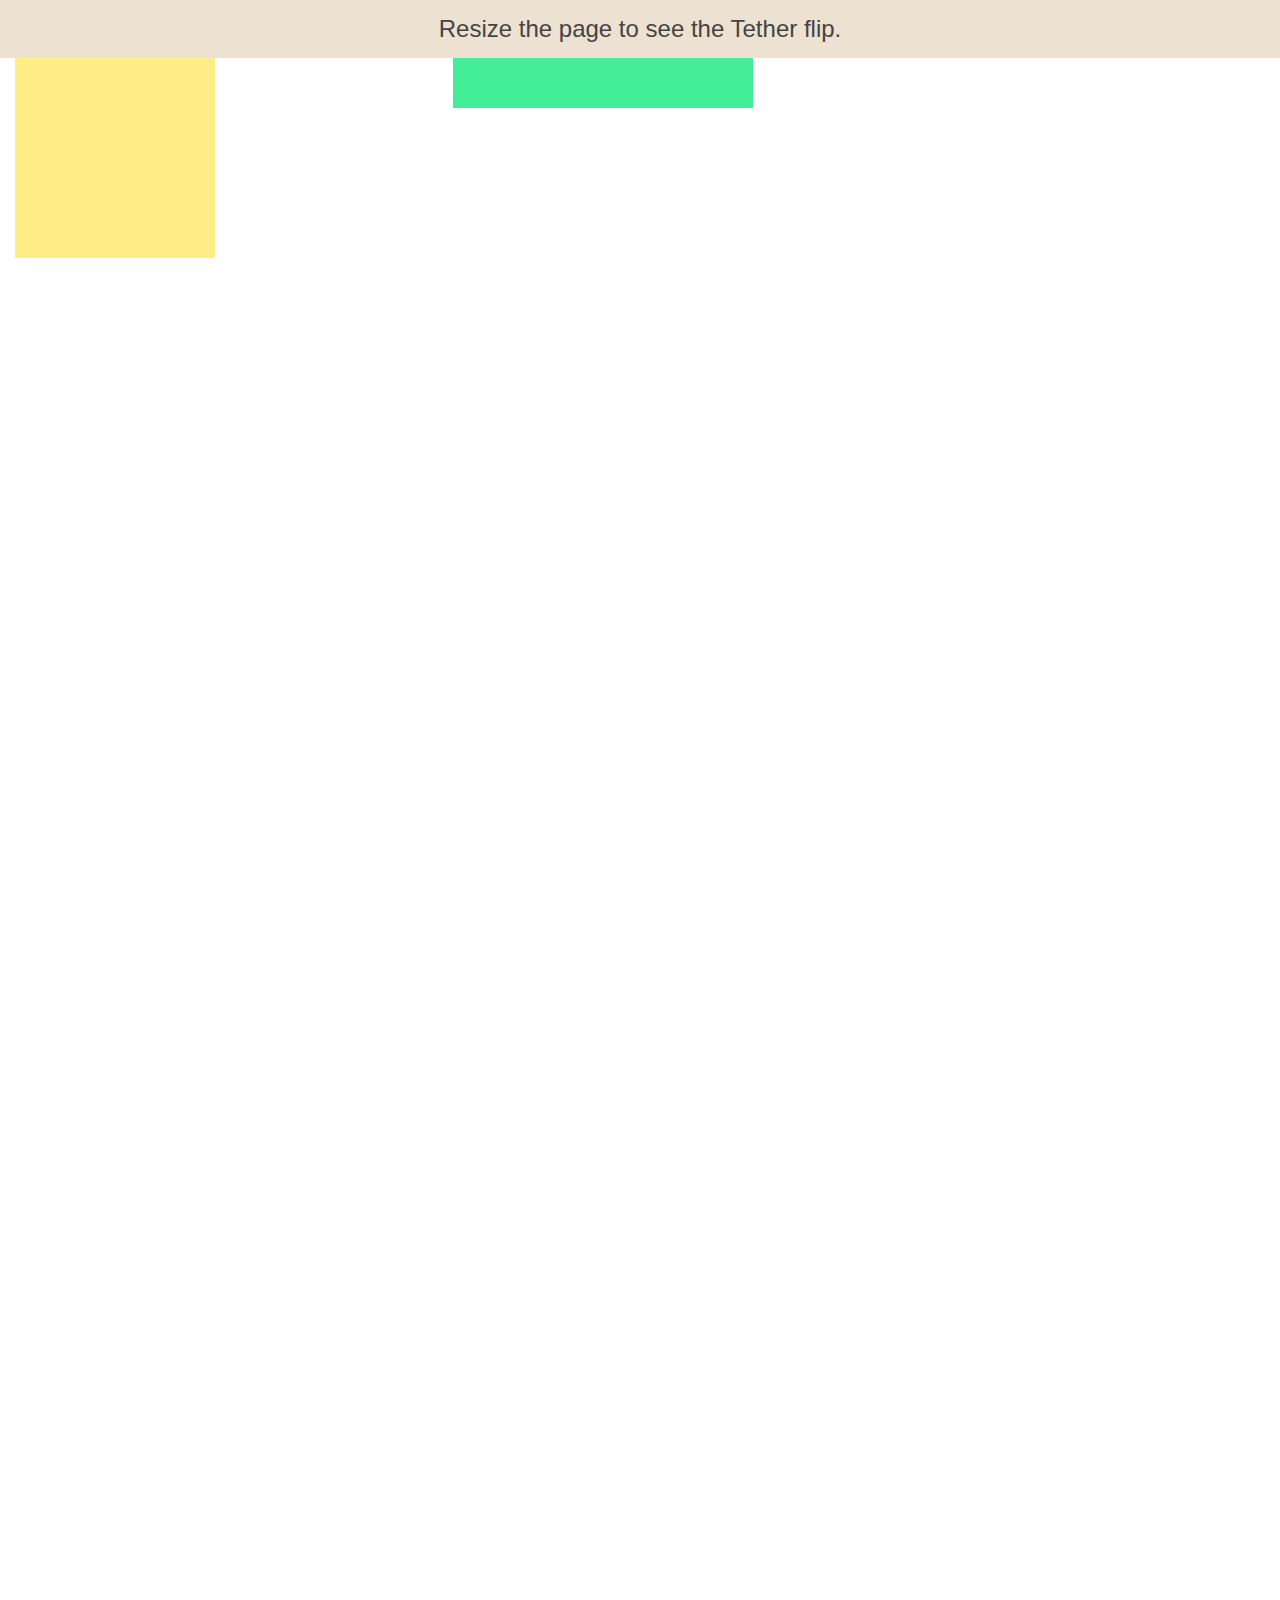
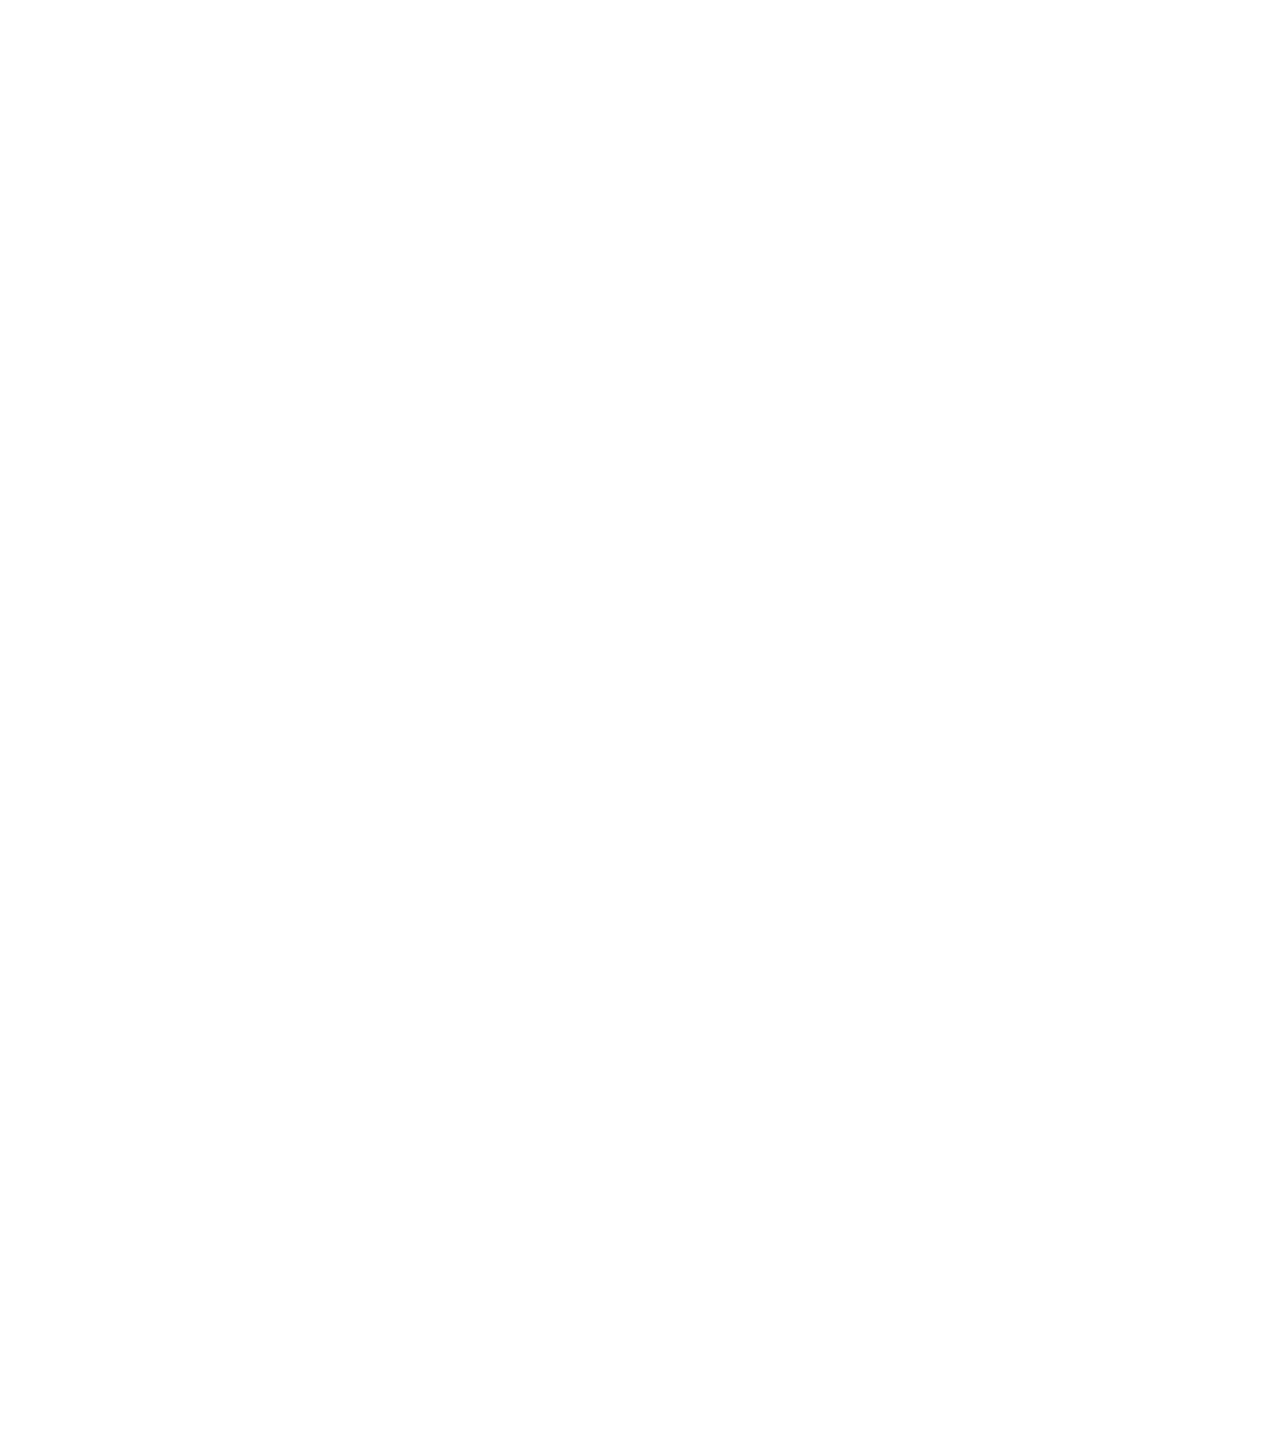
<file: lib/tether/examples/simple/index.html>
<!DOCTYPE html>
<html>
    <head>
        <meta charset="utf-8">
        <meta http-equiv="X-UA-Compatible" content="chrome=1">
        <meta name="viewport" content="width=device-width, initial-scale=1, user-scalable=no">
        <link rel="stylesheet" href="../resources/css/base.css" />
        <link rel="stylesheet" href="../common/css/style.css" />
    </head>
    <body>
        <div class="instructions">Resize the page to see the Tether flip.</div>

        <div class="element"></div>
        <div class="target"></div>

        <script src="//github.hubspot.com/tether/dist/js/tether.js"></script>
        <script>
            new Tether({
                element: '.element',
                target: '.target',
                attachment: 'top left',
                targetAttachment: 'top right',
                constraints: [{
                    to: 'window',
                    attachment: 'together'
                }]
            });
        </script>
    </body>
</html>
</file>
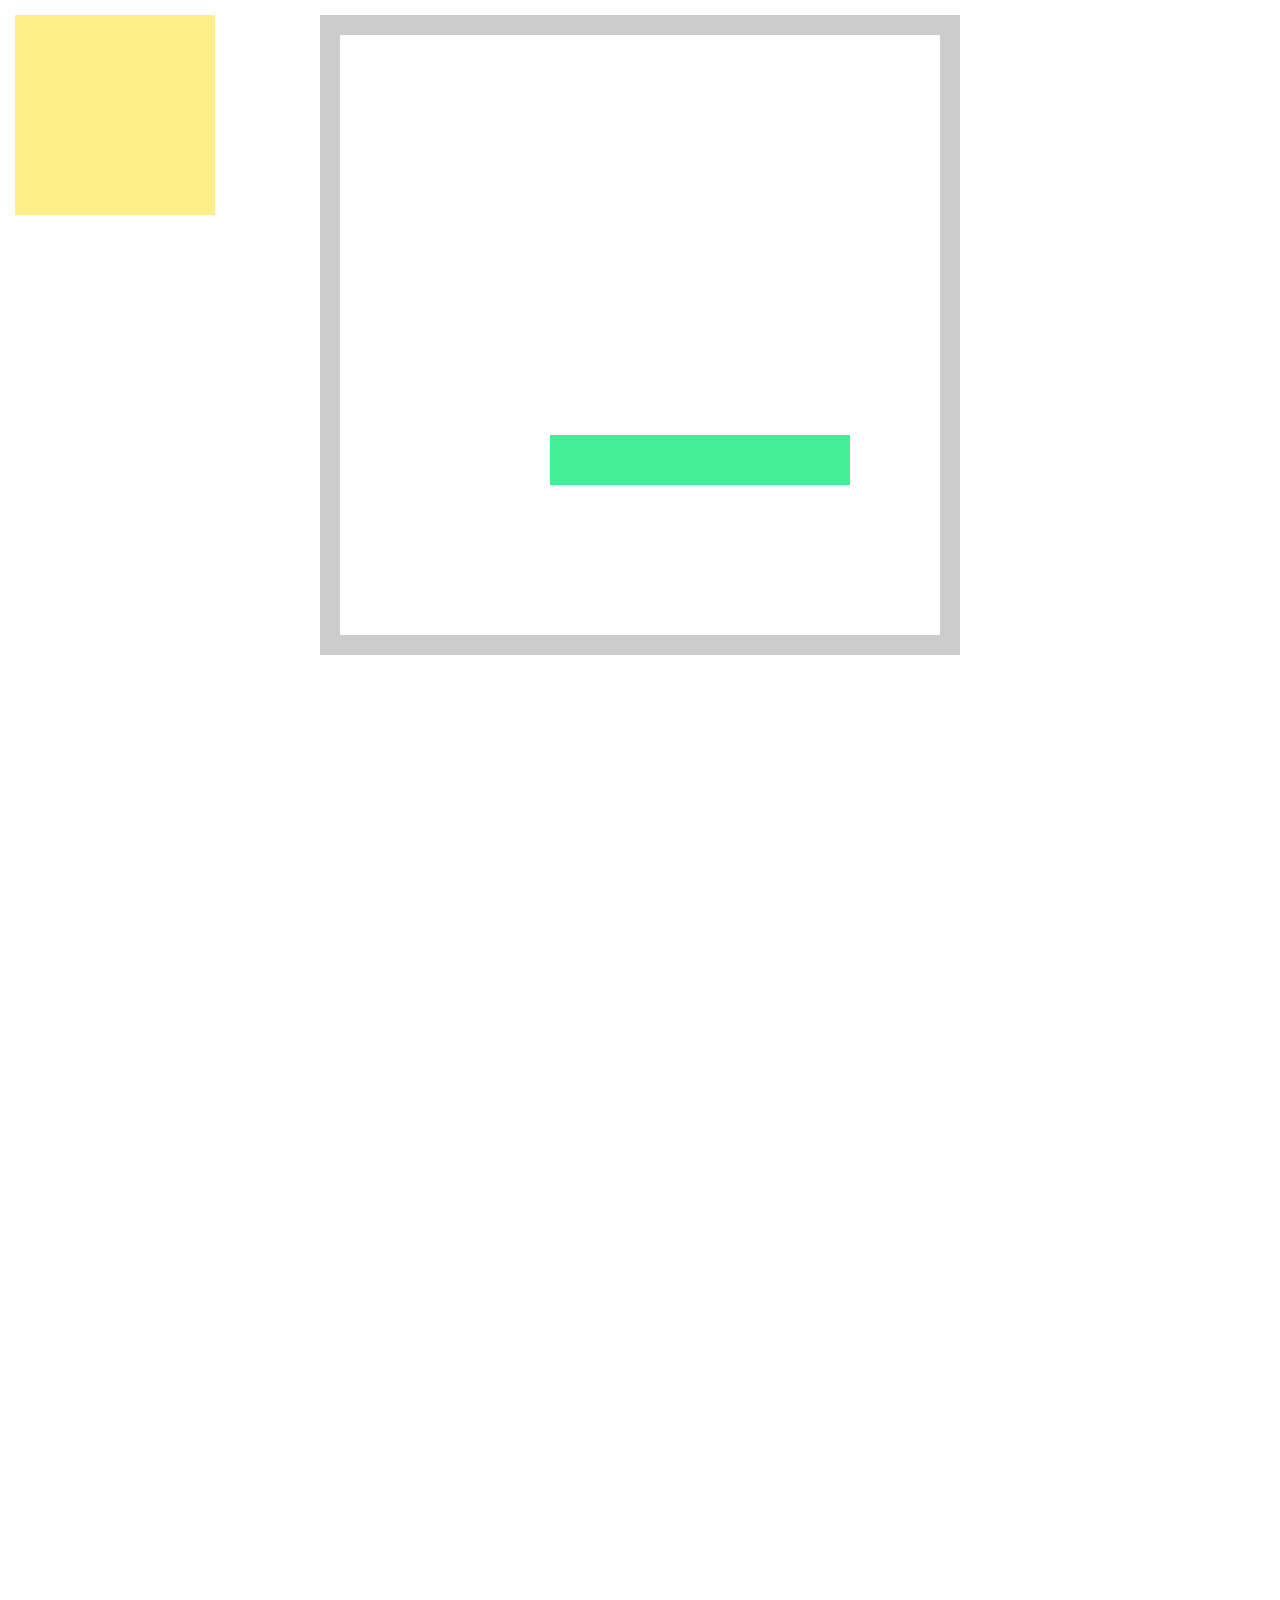
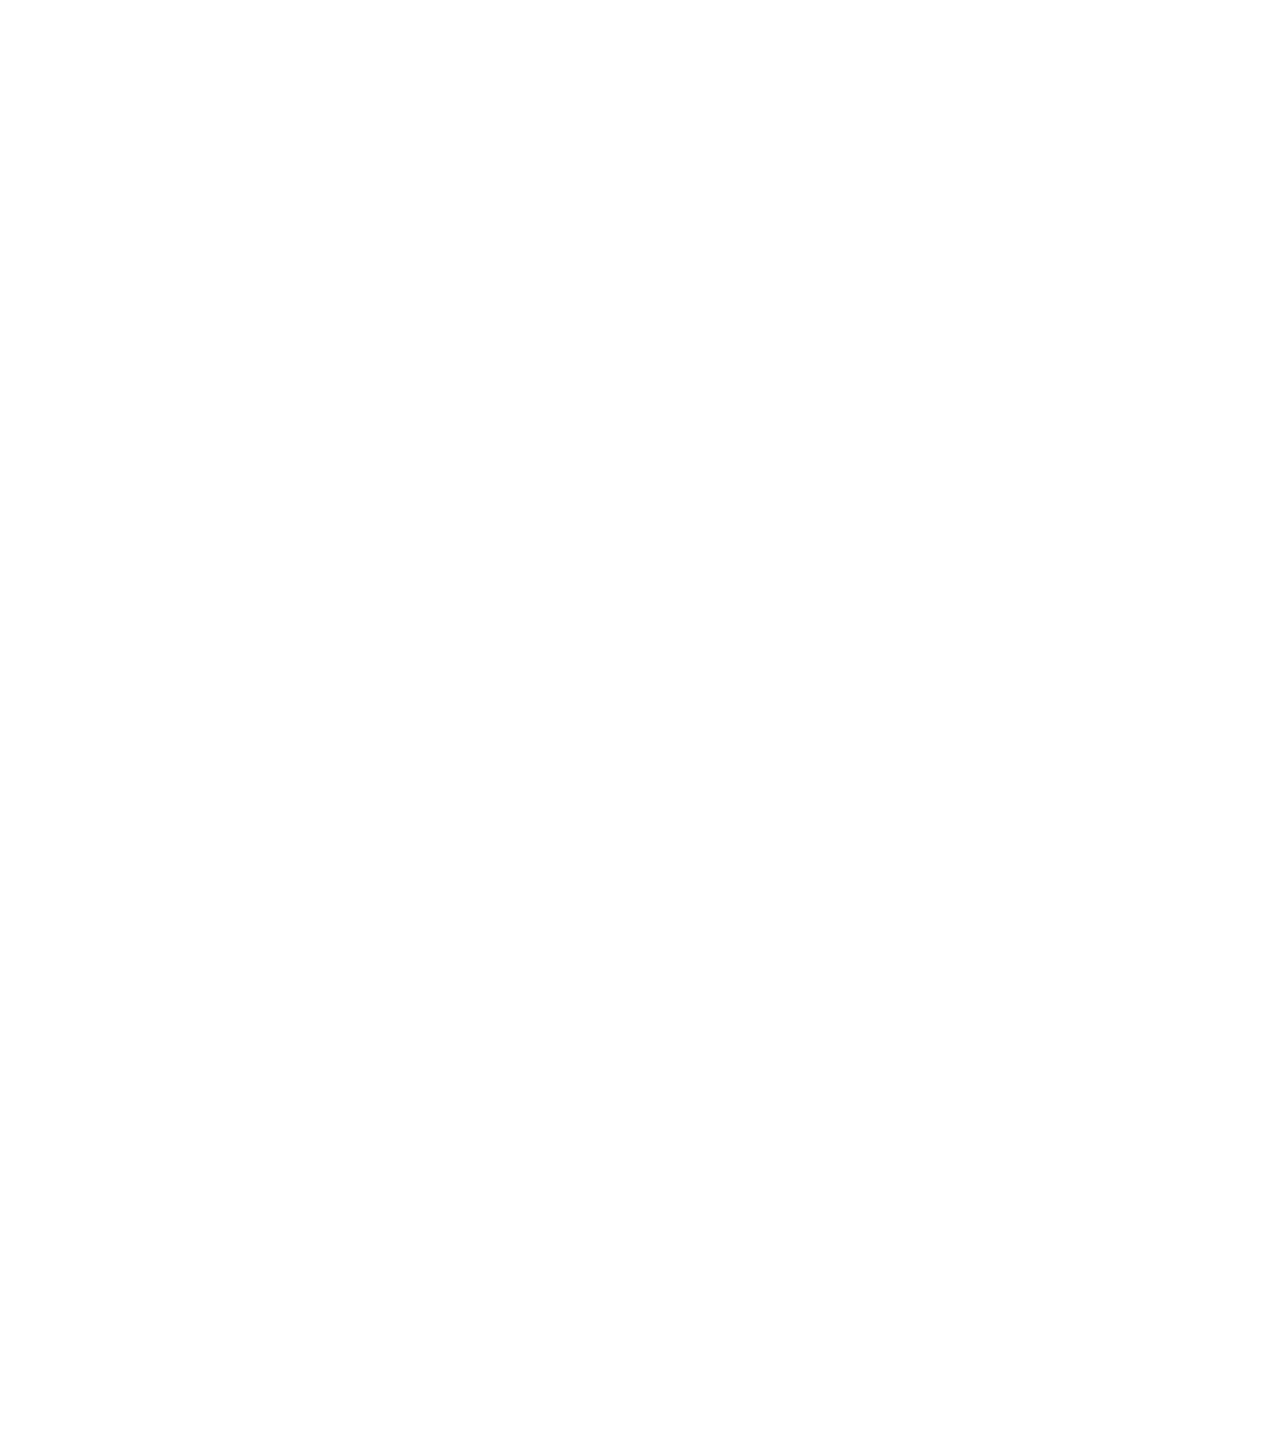
<file: lib/tether/examples/testbed/index.html>
<!DOCTYPE html>
<html>
    <head>
        <meta charset="utf-8">
        <meta http-equiv="X-UA-Compatible" content="chrome=1">
        <meta name="viewport" content="width=device-width, initial-scale=1, user-scalable=no">
        <link rel="stylesheet" href="../resources/css/base.css" />
        <link rel="stylesheet" href="../common/css/style.css" />
    </head>
    <body>

        <div class="element">
        </div>

        <div class="container">
            <div class="pad"></div>
            <div class="target"></div>
            <div class="pad"></div>
            <div class="pad"></div>
        </div>

        <script src="//github.hubspot.com/tether/dist/js/tether.js"></script>
        <script>
            new Tether({
                element: '.element',
                target: '.target',
                attachment: 'top center',
                targetAttachment: 'bottom center',
                constraints: [{
                  to: 'scrollParent',
                  attachment: 'together'
                }]
            });
        </script>
    </body>
  </html>
</file>
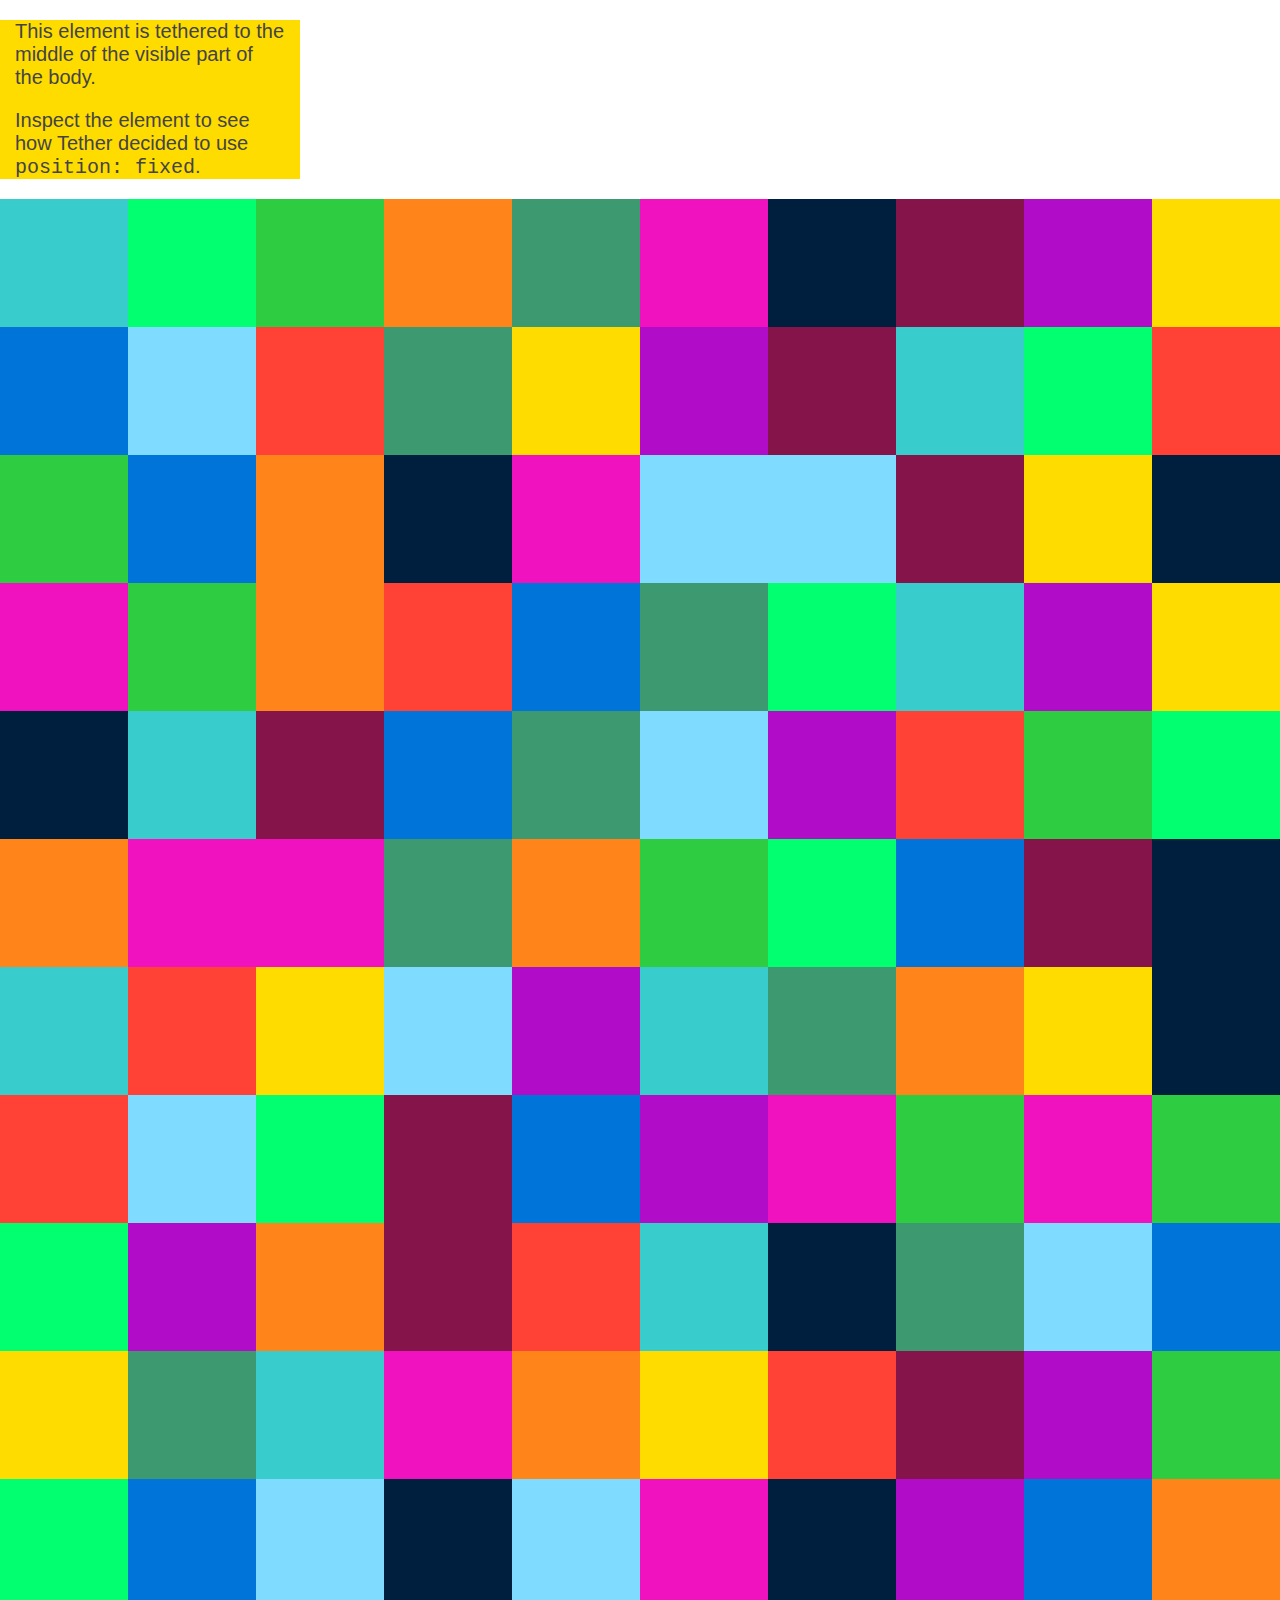
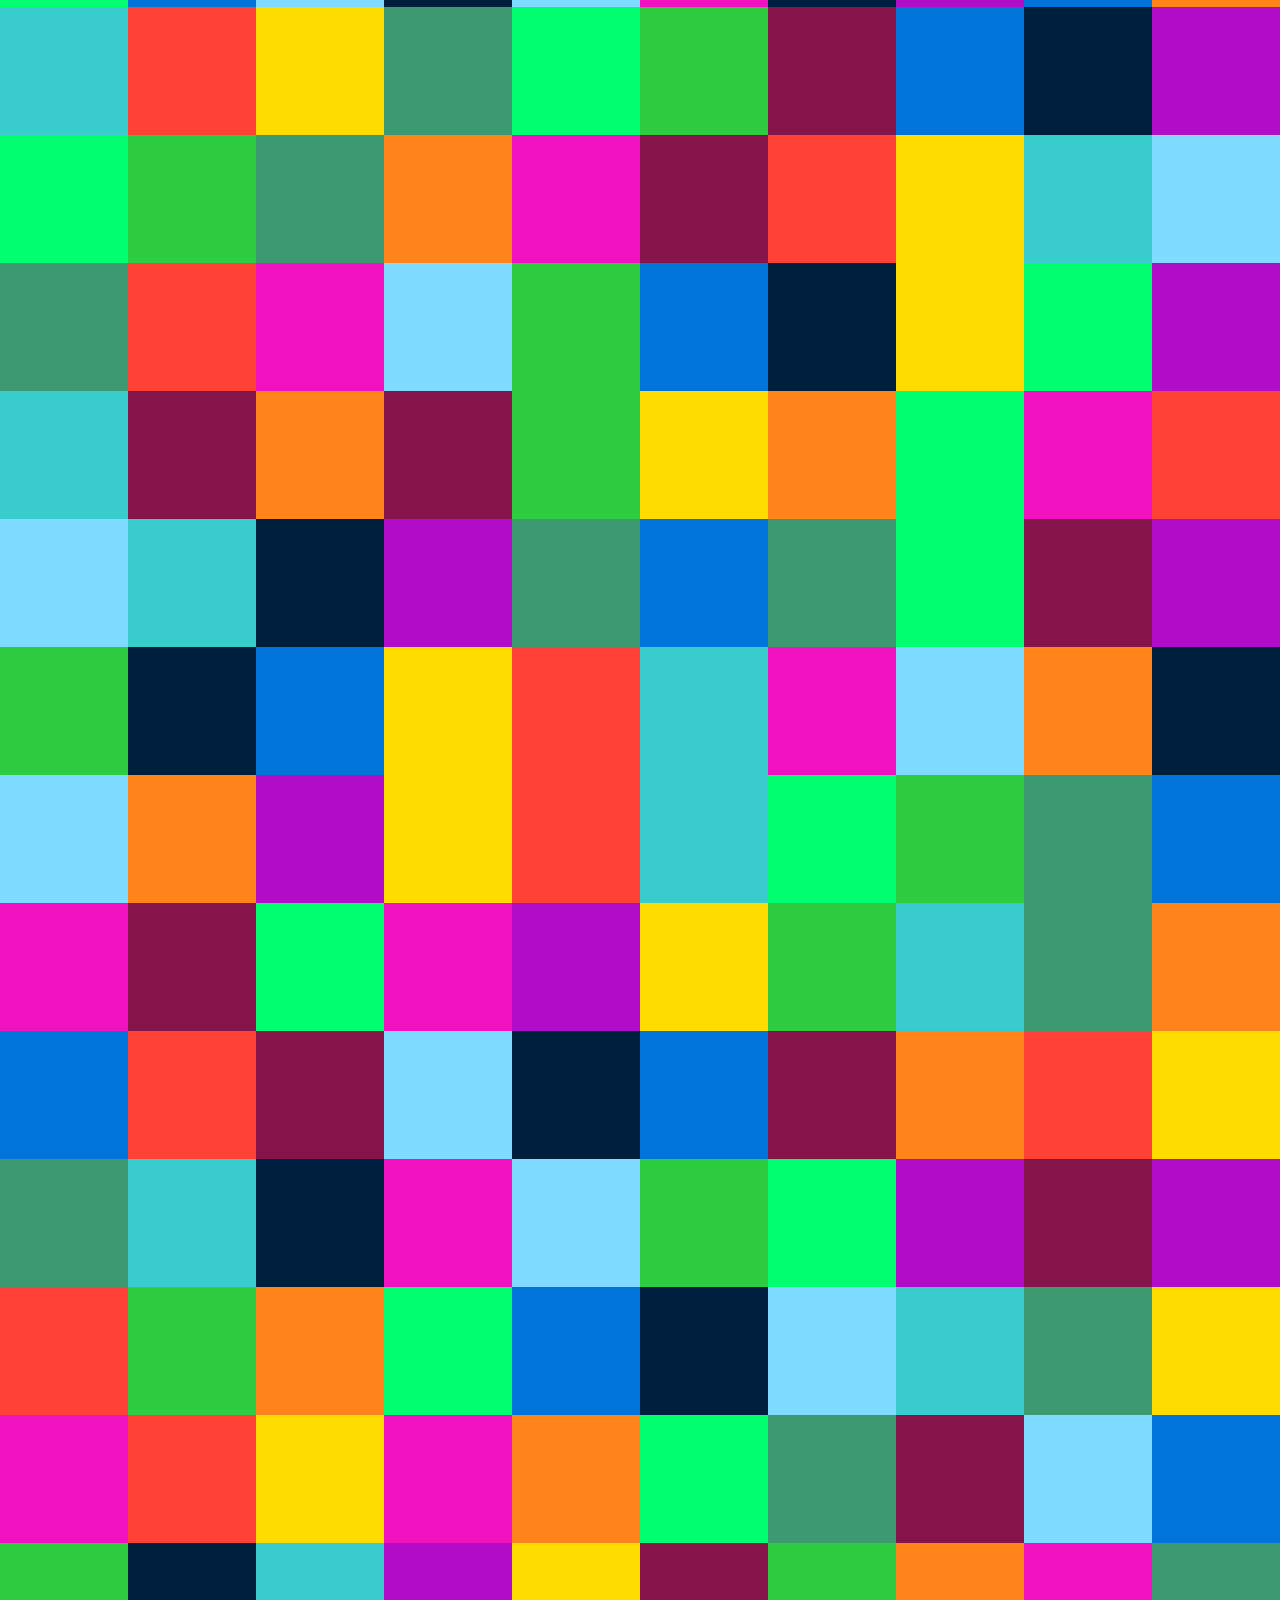
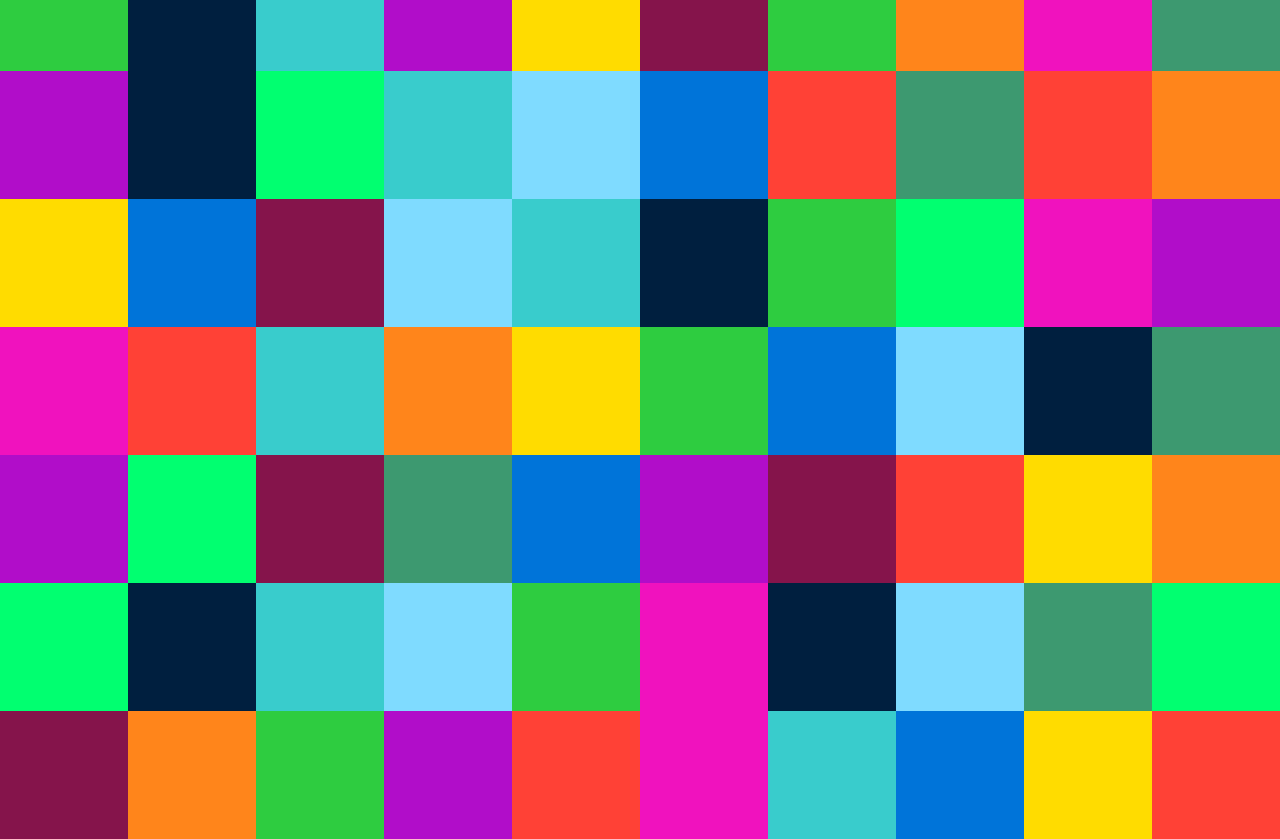
<file: lib/tether/examples/viewport/index.html>
<!DOCTYPE html>
<html>
  <head>
    <link rel="stylesheet" href="../resources/css/base.css" />
    <link rel="stylesheet" href="./colors.css" />
    <style>
      * {
        box-sizing: border-box;
      }

      .element {
        background-color: #FFDC00;
        width: 80%;
        max-width: 300px;
        padding: 0 15px;
        font-size: 20px;
        box-shadow: 0 0 0 2px rgba(255, 255, 255, 0.3);
      }

      @media (max-width: 380px) {
        .element {
          font-size: 16px;
        }
      }

      .bit {
        width: 10vw;
        height: 10vw;
        float: left;
      }
    </style>
  </head>
  <body>
    <div class="element">
      <p>This element is tethered to the middle of the visible part of the body.</p>

      <p>Inspect the element to see how Tether decided
      to use <code>position: fixed</code>.</p>
    </div>

    <script src="//github.hubspot.com/tether/dist/js/tether.js"></script>
    <script>
      new Tether({
        element: '.element',
        target: document.body,
        attachment: 'middle center',
        targetAttachment: 'middle center',
        targetModifier: 'visible'
      });
    </script>

    <script>
      // Random colors bit, don't mind this
      colors = ['navy', 'blue', 'aqua', 'teal', 'olive', 'green', 'lime',
        'yellow', 'orange', 'red', 'fuchsia', 'purple', 'maroon'];

      curColors = null;
      for(var i=300; i--;){
        if (!curColors || !curColors.length)
          curColors = colors.slice(0);

        var bit = document.createElement('div')
        var index = (Math.random() * curColors.length)|0;
        bit.className = 'bit bg-' + curColors[index]
        curColors.splice(index, 1);
        document.body.appendChild(bit);
      }
    </script>
  </body>
</html>
</file>
<file: assets/extra.css>
/* SOCIAL MENU */
.social-icons ul, .social-icons li { border: 0!important; list-style: none; padding-left: 0; }
.social-icons li { border: none; display: inline-block; margin: 0; }
.social-icons li a { font-size: 18px; line-height: 37px; list-style: none; display: inline-block; text-align: center; height: 35px; width: 35px; 
	margin-right: 5px; margin-bottom: 5px; border-radius: 50%; background-color: #fff; color: #000 !important;
  -webkit-transition: background-color  0.5s;
     -moz-transition: background-color  0.5s;
       -o-transition: background-color  0.5s;
          transition: background-color  0.5s;
}
.social-icons li a[href*="twitter.com"] .fa:before{ content:"\f099"; }
.social-icons li a[href*="xing.com"] .fa:before{ content:"\f168"; }
.social-icons li a[href*="facebook.com"] .fa:before{ content:"\f09a"; }
.social-icons li a[href*="github.com"] .fa:before{ content:"\f09b"; }
.social-icons li a[href*="/feed"] .fa:before{ content:"\f09e"; }
.social-icons li a[href*="dribbble.com"] .fa:before{ content: "\f17d"; }
.social-icons li a[href*="skype"] .fa:before{ content: "\f17e"; }
.social-icons li a[href*="foursquare.com"] .fa:before{ content: "\f180"; }
.social-icons li a[href*="spotify.com"] .fa:before{ content: "\f1bc"; }
.social-icons li a[href*="soundcloud.com"] .fa:before{ content: "\f1be"; }
.social-icons li a[href*="vimeo.com"] .fa:before{ content: "\f194"; }
.social-icons li a[href*="youtube.com"] .fa:before{ content: "\f167"; }
.social-icons li a[href*="instagram.com"] .fa:before{ content: "\f16d"; }
.social-icons li a[href*="flickr.com"] .fa:before{ content: "\f16e"; }
.social-icons li a[href*="tumblr.com"] .fa:before{ content: "\f173"; }
.social-icons li a[href*="pinterest.com"] .fa:before{ content: "\f0d2"; }
.social-icons li a[href*="plus.google.com"] .fa:before{ content: "\f0d5"; }
.social-icons li a[href*="linkedin.com"] .fa:before{ content: "\f0e1"; }
.social-icons li a[href*="mailto"] .fa:before{ content: "\f003"; }
.social-icons li a span{ display: none; }
.social-icons li a:hover { color: #fff!important; }
.social-icons li a[href*="facebook.com"]:hover { background-color: #4265b9; }
.social-icons li a[href*="twitter.com"]:hover { background-color: #55ACEE; }
.social-icons li a[href*="dribbble.com"]:hover { background-color: #ea4c89; }
.social-icons li a[href*="flickr.com"]:hover { background-color: #ff0084; }
.social-icons li a[href*="plus.google.com"]:hover { background-color: #d62408; }
.social-icons li a[href*="skype"]:hover { background-color: #0bbff2; }
.social-icons li a[href*="pinterest.com"]:hover { background-color: #c31e26; }
.social-icons li a[href*="linkedin.com"]:hover { background-color: #005987; }
.social-icons li a[href*="vimeo.com"]:hover { background-color: #1bb6ec; }
.social-icons li a[href*="tumblr.com"]:hover { background-color: #35506b; }
.social-icons li a[href*="youtube.com"]:hover { background-color: #df3333; }
.social-icons li a[href*="instagram.com"]:hover { background-color: #F95B60; }
.social-icons li a[href*="/feed"]:hover { background-color: #f39c12; }
.social-icons li a[href*="foursquare.com"]:hover { background-color: #2398C9; }
.social-icons li a[href*="soundcloud.com"]:hover { background-color: #F50; }
.social-icons li a[href*="github.com"]:hover { background-color: #4183C4; }
.social-icons li a[href*="xing.com"]:hover { background-color: #006567; }
.social-icons li a[href*="spotify.com"]:hover { background-color: #81b71a; }
.social-icons li a[href*="mailto"]:hover { background-color: #DA4453; }
</file>
<file: assets/my-style.css>
html, body {
    overflow-x:hidden
}

body {
    font-size: 15px;
    line-height: 2;
    margin: 0 auto;
    color: #191919;
    font-family: Comfortaa;

    -webkit-user-select: none;
     -moz-user-select: -moz-none;
      -ms-user-select: none;
          user-select: none;
}

.page-header {
    position: fixed;
    top: 0;
    left: 0;
    right: 0;
    z-index: 10000;
    height: 35px;
    background-color: RGBA(255, 255, 255, 0.8);
}
.page-header .header-content {
    display: inline-block;
}
.page-header .header-content ul li {
    display: inline-block;
    margin: 0 0.5rem;
    font-weight: 700;
}
.page-header .header-content .top-menu-item-link {
    padding: 0.35rem 0.5rem;;
    text-decoration: none;
    border-color: transparent;
    transition: border-color 0.5s, color 0.2s;
}
.page-header .header-content .top-menu-item-link:hover {
    font-weight: 700;
    color: black !important;
    /* color: #f78f27 !important; */
    background-color: transparent !important;
    border-top: 2px solid #f26222 !important;
    border-bottom: 2px solid #f26222 !important;
}

img.logo {
    height: 100%;
}

#responsive-menu-button {
    left: 3px !important;
    top: 3px !important;
}
#responsive-menu-button.is-active {
    border-color: white !important;
}
#responsive-menu-button .fa-bars {
    color: black;
}
#responsive-menu-button.is-active .fa-bars {
    color: white;
}
.responsive-menu-item-link:hover {
    color: #f78f27 !important;
    background-color: transparent !important;
    border-top: 2px solid #f26222 !important;
    border-bottom: 2px solid #f26222 !important;
}

/*  --------------------------------------------------------------  */

.rcr section {
    position: relative;
    left: 0;
    right: 0;
    font-family: "Source Sans Pro", sans-serif;
    background-size: cover;
    background-position: center;
	background-attachment: fixed;
}
.rcr section .overlay {
    height: 100%;
    width: 100%;
}
.rcr section .container {
    min-height: 100vh;
    display: table;
}
.rcr section .container .float-content {
    display: table-cell;
    vertical-align: middle;
}



.rcr section.home {
    background-image: url("../images/home-bg-2.jpg");
}
@media (max-width: 1100px) {
    .rcr section.home {
        background-attachment: scroll;
    }
}
.rcr section.home .container .float-content {
    text-align: center;
}
.rcr section.home .container .float-content .register-interest {
    /* background-color: RGBA(50, 100, 150, 0.5); */
    /* color: white; */
    /* font-weight: 300; */
    font-size: 150%;
    padding: 0.35rem 0.8rem;
    border-radius: 5px;
    box-shadow: 0px 0px 1px 0px white;
}
.rcr section.home .container .title {
    font-weight: 300;
    position: relative;
    padding: 3rem;
}
@media (max-width: 767px) {
    .rcr section.home .container .title {
        padding: 3rem 0;
    }
}
.rcr section.home .container .title .launching-tag {
    position: absolute;
    top: 13rem;
    left: 37rem;
    width: 300px;
}
.rcr section.home .container .title .launching-tag img {
    width: 100%;
}

@media (max-width: 1100px) {
    .rcr section.home .container .title .launching-tag {
        position: absolute;
        top: auto;
        right: auto;
        left: 64%;
        bottom: 80%;
        width: 45%;
        max-width: 180px;
    }
}


.rcr section.home .container .title .head {
    position: relative;
    background-color: RGBA(245, 245, 255, 0.7);
    border-radius: 15px;
    padding: 2rem 1rem;
}
@media (max-width: 767px) {
    .rcr h2 {
        font-size: 1.85rem;
    }
    .rcr h3 {
        font-size: 1.3rem;
    }
}



.rcr section.details {
    min-height: 100vh;
    width: 100%;
    display: block;
    color: white;
    position: relative;
}
.rcr section.details .overlay {
    background-color: RGBA(0, 0, 0, 0.6);
}
.rcr section.details::after {
    content: "";
    opacity: 0.93;
    top: 0;
    left: 0;
    right: 0;
    bottom: 0;
    position: absolute;
    z-index: -5;
    background-size: cover;
    background-position: center;
	background-attachment: fixed;
    background-image: url("../images/background1.jpg");
}
@media (max-width: 1100px) {
    .rcr section.details::after {
        background-attachment: scroll;
    }
}


.rcr .screen-image-1 {
    background-color: black;
    padding: 0 10%;
}


.rcr section.reason,
.rcr section.reason .container {
    height: auto;
}
.rcr section.reason .bg-overlay {
    z-index: -10;
    height: 100%;
    width: 100%;
    position: absolute;
    background-size: cover;
    background-position: center;
	background-attachment: fixed;
    background-image: url("../images/background5.jpg");
}
@media (max-width: 1100px) {
    .rcr section.reason .bg-overlay {
        background-attachment: scroll;
    }
}
.rcr section.reason .overlay {
    background-color: RGBA(255, 255, 255 , 0.6);
    /* color: white; */
}

.rcr section.amenties {
    background-image: url("../images/amenties-bg.jpg");
}
.rcr section.amenties .overlay {
    color: white;
    background-color: RGBA(0, 0, 0 , 0.8);
}
@media (min-width: 768px) {
    .rcr section.amenties .items .item:nth-child(even) .content {
        float: right;
    }
    .rcr section.amenties .items .item .content {
        padding-top: 1.5rem;
    }
}

.rcr section.amenties .items .graphic {
    background: white;
    padding: 1rem;
}



.rcr section.register {
    background-image: url("../images/register-bg.jpg");
}
@media (max-width: 1100px) {
    .rcr section.register {
        background-attachment: scroll;
    }
}
.rcr section.register .overlay {
    color: black;
    background-color: RGBA(255, 255, 255 , 0.5);
}
.rcr section.register .title {
    border-radius: 15px;
    background-color: RGBA(255, 255, 255 , 0.8);
}
.rcr section.register iframe {
    max-width: 100%;
}




/* # utilities */
.font-type-1 {
    font-family: 'Libre Baskerville', serif !important;
}
.font-type-2 {
    font-family: 'Alegreya SC', serif !important;
}
.font-type-3 {
    font-family: 'Caudex' !important;
}
</file>
<file: assets/responsive-menu.css>
button#responsive-menu-button, #responsive-menu-container {
  display: none;
  -webkit-text-size-adjust: 100%; }

@media screen and (max-width: 9999px) {
/*@media screen and (max-width: 991px) {*/
  #responsive-menu-container {
    display: block; }

  #responsive-menu-container {
    position: fixed;
    top: 0;
    bottom: 0;
    /* Fix for scroll bars appearing when not needed */
    z-index: 99998;
    padding-bottom: 5px;
    margin-bottom: -5px;
    outline: 1px solid transparent;
    overflow-y: auto;
    overflow-x: hidden; }
    #responsive-menu-container .responsive-menu-search-box {
      width: 100%;
      padding: 0 2%;
      border-radius: 2px;
      height: 50px;
      -webkit-appearance: none; }
    #responsive-menu-container.push-left, #responsive-menu-container.slide-left {
      transform: translateX(-100%);
      -ms-transform: translateX(-100%);
      -webkit-transform: translateX(-100%);
      -moz-transform: translateX(-100%); }
      .responsive-menu-open #responsive-menu-container.push-left, .responsive-menu-open #responsive-menu-container.slide-left {
        transform: translateX(0);
        -ms-transform: translateX(0);
        -webkit-transform: translateX(0);
        -moz-transform: translateX(0); }
    #responsive-menu-container.push-top, #responsive-menu-container.slide-top {
      transform: translateY(-100%);
      -ms-transform: translateY(-100%);
      -webkit-transform: translateY(-100%);
      -moz-transform: translateY(-100%); }
      .responsive-menu-open #responsive-menu-container.push-top, .responsive-menu-open #responsive-menu-container.slide-top {
        transform: translateY(0);
        -ms-transform: translateY(0);
        -webkit-transform: translateY(0);
        -moz-transform: translateY(0); }
    #responsive-menu-container.push-right, #responsive-menu-container.slide-right {
      transform: translateX(100%);
      -ms-transform: translateX(100%);
      -webkit-transform: translateX(100%);
      -moz-transform: translateX(100%); }
      .responsive-menu-open #responsive-menu-container.push-right, .responsive-menu-open #responsive-menu-container.slide-right {
        transform: translateX(0);
        -ms-transform: translateX(0);
        -webkit-transform: translateX(0);
        -moz-transform: translateX(0); }
    #responsive-menu-container.push-bottom, #responsive-menu-container.slide-bottom {
      transform: translateY(100%);
      -ms-transform: translateY(100%);
      -webkit-transform: translateY(100%);
      -moz-transform: translateY(100%); }
      .responsive-menu-open #responsive-menu-container.push-bottom, .responsive-menu-open #responsive-menu-container.slide-bottom {
        transform: translateY(0);
        -ms-transform: translateY(0);
        -webkit-transform: translateY(0);
        -moz-transform: translateY(0); }
    #responsive-menu-container, #responsive-menu-container:before, #responsive-menu-container:after, #responsive-menu-container *, #responsive-menu-container *:before, #responsive-menu-container *:after {
      box-sizing: border-box;
      margin: 0;
      padding: 0; }
    #responsive-menu-container #responsive-menu-search-box, #responsive-menu-container #responsive-menu-additional-content, #responsive-menu-container #responsive-menu-title {
      padding: 25px 5%; }
    #responsive-menu-container #responsive-menu, #responsive-menu-container #responsive-menu ul {
      width: 100%; }
      #responsive-menu-container #responsive-menu ul.responsive-menu-submenu {
        display: none; }
        #responsive-menu-container #responsive-menu ul.responsive-menu-submenu.responsive-menu-submenu-open {
          display: block; }
      #responsive-menu-container #responsive-menu ul.responsive-menu-submenu-depth-1 a.responsive-menu-item-link {
        padding-left: 10%; }
      #responsive-menu-container #responsive-menu ul.responsive-menu-submenu-depth-2 a.responsive-menu-item-link {
        padding-left: 15%; }
      #responsive-menu-container #responsive-menu ul.responsive-menu-submenu-depth-3 a.responsive-menu-item-link {
        padding-left: 20%; }
      #responsive-menu-container #responsive-menu ul.responsive-menu-submenu-depth-4 a.responsive-menu-item-link {
        padding-left: 25%; }
      #responsive-menu-container #responsive-menu ul.responsive-menu-submenu-depth-5 a.responsive-menu-item-link {
        padding-left: 30%; }
      #responsive-menu-container #responsive-menu ul.responsive-menu-submenu-depth-6 a.responsive-menu-item-link {
        padding-left: 35%; }
    #responsive-menu-container li.responsive-menu-item {
      width: 100%;
      list-style: none; }
      #responsive-menu-container li.responsive-menu-item a {
        width: 100%;
        display: block;
        text-decoration: none;
        padding: 0 5%;
        position: relative; }
        #responsive-menu-container li.responsive-menu-item a .fa {
          margin-right: 15px; }
        #responsive-menu-container li.responsive-menu-item a .responsive-menu-subarrow {
          position: absolute;
          top: 0;
          bottom: 0;
          text-align: center;
          overflow: hidden; }
          #responsive-menu-container li.responsive-menu-item a .responsive-menu-subarrow .fa {
            margin-right: 0; }

  button#responsive-menu-button .responsive-menu-button-icon-inactive {
    display: none; }

  button#responsive-menu-button {
    z-index: 99999;
    display: none;
    overflow: hidden; }
    button#responsive-menu-button img {
      max-width: 100%; }

  .responsive-menu-label {
    display: inline-block;
    font-weight: 600;
    margin: 0 5px;
    vertical-align: middle; }

  .responsive-menu-accessible {
    display: inline-block; }

  .responsive-menu-accessible .responsive-menu-box {
    display: inline-block;
    vertical-align: middle; }

  .responsive-menu-label.responsive-menu-label-top, .responsive-menu-label.responsive-menu-label-bottom {
    display: block;
    margin: 0 auto; } }
@media screen and (max-width: 9999px) {
/*@media screen and (max-width: 991px) {*/
  /*!
 * Hamburgers
 * @description Tasty CSS-animated hamburgers
 * @author Jonathan Suh @jonsuh
 * @site https://jonsuh.com/hamburgers
 * @link https://github.com/jonsuh/hamburgers
 */
  /*
   * Boring
   */
    button#responsive-menu-button {
      padding: 0 0;
      display: inline-block;
      cursor: pointer;
      transition-property: opacity, filter;
      transition-duration: 0.15s;
      transition-timing-function: linear;
      font: inherit;
      color: inherit;
      text-transform: none;
      background-color: transparent;
      border: 0;
      margin: 0;
      overflow: visible; }
      button#responsive-menu-button:hover {
        opacity: 1; }
    .responsive-menu-box {
      width: 25px;
      height: 19px;
      display: inline-block;
      position: relative; }
    .responsive-menu-inner {
      display: block;
      top: 50%;
      margin-top: -1.5px; }
      .responsive-menu-inner, .responsive-menu-inner::before, .responsive-menu-inner::after {
        width: 25px;
        height: 3px;
        background-color: #fff;
        border-radius: 4px;
        position: absolute;
        transition-property: transform;
        transition-duration: 0.15s;
        transition-timing-function: ease; }
      .responsive-menu-inner::before, .responsive-menu-inner::after {
        content: "";
        display: block; }
      .responsive-menu-inner::before {
        top: -8px; }
      .responsive-menu-inner::after {
        bottom: -8px; }
    .responsive-menu-boring .responsive-menu-inner, .responsive-menu-boring .responsive-menu-inner::before, .responsive-menu-boring .responsive-menu-inner::after {
      transition-property: none; }
      .responsive-menu-boring.is-active .responsive-menu-inner {
        transform: rotate(45deg); }
        .responsive-menu-boring.is-active .responsive-menu-inner::before {
          top: 0;
          opacity: 0; }
        .responsive-menu-boring.is-active .responsive-menu-inner::after {
          bottom: 0;
          transform: rotate(-90deg); }
    button#responsive-menu-button {
      width: 30px;
      height: 30px;
      background: RGBA(0, 0, 0, 0);
      border: 2px solid black;
      position: fixed;
      top: 3%;
      right: 3%; }
      button#responsive-menu-button:hover {
        background: darkslategrey;
      }
      button#responsive-menu-button .responsive-menu-box {
        color: #fff; }
    .responsive-menu-label {
      color: #fff;
      font-size: 14px;
      line-height: 13px; }
    button#responsive-menu-button {
      display: inline-block;
      transition: transform 0.5s, background-color 0.5s; } }
@media screen and (max-width: 9999px) {
/*@media screen and (max-width: 991px) {*/
  #responsive-menu-container {
    width: 75%;
    left: 0;
    background: #212121;
    transition: transform 0.5s;
    text-align: left; }
    #responsive-menu-container #responsive-menu-wrapper {
      background: #212121; }
    #responsive-menu-container #responsive-menu-additional-content {
      color: #fff; }
    #responsive-menu-container .responsive-menu-search-box {
      background: #fff;
      border: 2px solid #dadada;
      color: #333; }
      #responsive-menu-container .responsive-menu-search-box:-ms-input-placeholder {
        color: #c7c7cd; }
      #responsive-menu-container .responsive-menu-search-box:-webkit-input-placeholder {
        color: #c7c7cd; }
      #responsive-menu-container .responsive-menu-search-box:-moz-placeholder {
        color: #c7c7cd;
        opacity: 1; }
      #responsive-menu-container .responsive-menu-search-box::-moz-placeholder {
        color: #c7c7cd;
        opacity: 1; }
    #responsive-menu-container .responsive-menu-item-link, #responsive-menu-container #responsive-menu-title, #responsive-menu-container .responsive-menu-subarrow {
      transition: background-color 0.5s, border-color 0.5s, color 0.5s; }
    #responsive-menu-container #responsive-menu-title {
      background-color: #212121;
      color: #fff;
      font-size: 13px; }
      #responsive-menu-container #responsive-menu-title a {
        color: #fff;
        font-size: 13px;
        text-decoration: none; }
        #responsive-menu-container #responsive-menu-title a:hover {
          color: #fff; }
      #responsive-menu-container #responsive-menu-title:hover {
        background-color: #212121;
        color: #fff; }
        #responsive-menu-container #responsive-menu-title:hover a {
          color: #fff; }
      #responsive-menu-container #responsive-menu-title #responsive-menu-title-image {
        display: inline-block;
        vertical-align: middle;
        margin-right: 15px; }
    #responsive-menu-container #responsive-menu > li.responsive-menu-item:first-child > a {
      border-top: 1px solid #212121; }
      #responsive-menu-container #responsive-menu li.responsive-menu-item .responsive-menu-item-link {
        font-size: 13px; }
        #responsive-menu-container #responsive-menu li.responsive-menu-item a {
          line-height: 44px;
          border-bottom: 1px solid #212121;
          color: #fff;
          background-color: #212121; }
          #responsive-menu-container #responsive-menu li.responsive-menu-item a:hover {
            color: #fff;
            background-color: #f78f27;
            border-color: #212121; }
            #responsive-menu-container #responsive-menu li.responsive-menu-item a:hover .responsive-menu-subarrow {
              color: #fff;
              border-color: #3f3f3f;
              background-color: #3f3f3f; }
          #responsive-menu-container #responsive-menu li.responsive-menu-item a .responsive-menu-subarrow {
            right: 0;
            height: 40px;
            line-height: 40px;
            width: 40px;
            color: #fff;
            border-left: 1px solid #212121;
            background-color: #212121; }
            #responsive-menu-container #responsive-menu li.responsive-menu-item a .responsive-menu-subarrow.responsive-menu-subarrow-active {
              color: #fff;
              border-color: #212121;
              background-color: #212121; }
              #responsive-menu-container #responsive-menu li.responsive-menu-item a .responsive-menu-subarrow.responsive-menu-subarrow-active:hover {
                color: #fff;
                border-color: #3f3f3f;
                background-color: #3f3f3f; }
            #responsive-menu-container #responsive-menu li.responsive-menu-item a .responsive-menu-subarrow:hover {
              color: #fff;
              border-color: #3f3f3f;
              background-color: #3f3f3f; }
        #responsive-menu-container #responsive-menu li.responsive-menu-item.responsive-menu-current-item > .responsive-menu-item-link {
          background-color: #212121;
          color: #fff;
          border-color: #212121; }
          #responsive-menu-container #responsive-menu li.responsive-menu-item.responsive-menu-current-item > .responsive-menu-item-link {
                color: #f78f27;
                background-color: transparent;
                border-top: 2px solid #f26222;
                border-bottom: 2px solid #f26222;
            }
          #responsive-menu-container #responsive-menu li.responsive-menu-item.responsive-menu-current-item > .responsive-menu-item-link:hover {
            background-color: #f78f27;
            color: #fff;
            border-color: #3f3f3f; } }


#responsive-menu-container {
    max-width: 300px;
}
</file>
<file: lib/fonts-googleapis-comfortaa-400-700-v4-7-3.css>
/* cyrillic-ext */
@font-face {
  font-family: 'Comfortaa';
  font-style: normal;
  font-weight: 400;
  src: local('Comfortaa Regular'), local('Comfortaa-Regular'), url(Be0CkOtwwI2n86HMhtablRJtnKITppOI_IvcXXDNrsc.woff2) format('woff2');
  unicode-range: U+0460-052F, U+20B4, U+2DE0-2DFF, U+A640-A69F;
}
/* cyrillic */
@font-face {
  font-family: 'Comfortaa';
  font-style: normal;
  font-weight: 400;
  src: local('Comfortaa Regular'), local('Comfortaa-Regular'), url(-DackuIFgo7Hfy3rR14C3xJtnKITppOI_IvcXXDNrsc.woff2) format('woff2');
  unicode-range: U+0400-045F, U+0490-0491, U+04B0-04B1, U+2116;
}
/* greek */
@font-face {
  font-family: 'Comfortaa';
  font-style: normal;
  font-weight: 400;
  src: local('Comfortaa Regular'), local('Comfortaa-Regular'), url(UgYUhLCkRUocJ8OZnvelZxJtnKITppOI_IvcXXDNrsc.woff2) format('woff2');
  unicode-range: U+0370-03FF;
}
/* vietnamese */
@font-face {
  font-family: 'Comfortaa';
  font-style: normal;
  font-weight: 400;
  src: local('Comfortaa Regular'), local('Comfortaa-Regular'), url(Ao3NCHUpHgdVgp2UtibJoRJtnKITppOI_IvcXXDNrsc.woff2) format('woff2');
  unicode-range: U+0102-0103, U+1EA0-1EF9, U+20AB;
}
/* latin-ext */
@font-face {
  font-family: 'Comfortaa';
  font-style: normal;
  font-weight: 400;
  src: local('Comfortaa Regular'), local('Comfortaa-Regular'), url(wz1gqe57Mbg11v-OrLlVjhJtnKITppOI_IvcXXDNrsc.woff2) format('woff2');
  unicode-range: U+0100-024F, U+1E00-1EFF, U+20A0-20AB, U+20AD-20CF, U+2C60-2C7F, U+A720-A7FF;
}
/* latin */
@font-face {
  font-family: 'Comfortaa';
  font-style: normal;
  font-weight: 400;
  src: local('Comfortaa Regular'), local('Comfortaa-Regular'), url(qLBu5CQmSMt1H43OiWJ77VtXRa8TVwTICgirnJhmVJw.woff2) format('woff2');
  unicode-range: U+0000-00FF, U+0131, U+0152-0153, U+02C6, U+02DA, U+02DC, U+2000-206F, U+2074, U+20AC, U+2212, U+2215;
}
/* cyrillic-ext */
@font-face {
  font-family: 'Comfortaa';
  font-style: normal;
  font-weight: 700;
  src: local('Comfortaa Bold'), local('Comfortaa-Bold'), url(fND5XPYKrF2tQDwwfWZJI6-j2U0lmluP9RWlSytm3ho.woff2) format('woff2');
  unicode-range: U+0460-052F, U+20B4, U+2DE0-2DFF, U+A640-A69F;
}
/* cyrillic */
@font-face {
  font-family: 'Comfortaa';
  font-style: normal;
  font-weight: 700;
  src: local('Comfortaa Bold'), local('Comfortaa-Bold'), url(fND5XPYKrF2tQDwwfWZJI5X5f-9o1vgP2EXwfjgl7AY.woff2) format('woff2');
  unicode-range: U+0400-045F, U+0490-0491, U+04B0-04B1, U+2116;
}
/* greek */
@font-face {
  font-family: 'Comfortaa';
  font-style: normal;
  font-weight: 700;
  src: local('Comfortaa Bold'), local('Comfortaa-Bold'), url(fND5XPYKrF2tQDwwfWZJI6aRobkAwv3vxw3jMhVENGA.woff2) format('woff2');
  unicode-range: U+0370-03FF;
}
/* vietnamese */
@font-face {
  font-family: 'Comfortaa';
  font-style: normal;
  font-weight: 700;
  src: local('Comfortaa Bold'), local('Comfortaa-Bold'), url(fND5XPYKrF2tQDwwfWZJI_8zf_FOSsgRmwsS7Aa9k2w.woff2) format('woff2');
  unicode-range: U+0102-0103, U+1EA0-1EF9, U+20AB;
}
/* latin-ext */
@font-face {
  font-family: 'Comfortaa';
  font-style: normal;
  font-weight: 700;
  src: local('Comfortaa Bold'), local('Comfortaa-Bold'), url(fND5XPYKrF2tQDwwfWZJIz0LW-43aMEzIO6XUTLjad8.woff2) format('woff2');
  unicode-range: U+0100-024F, U+1E00-1EFF, U+20A0-20AB, U+20AD-20CF, U+2C60-2C7F, U+A720-A7FF;
}
/* latin */
@font-face {
  font-family: 'Comfortaa';
  font-style: normal;
  font-weight: 700;
  src: local('Comfortaa Bold'), local('Comfortaa-Bold'), url(fND5XPYKrF2tQDwwfWZJI-gdm0LZdjqr5-oayXSOefg.woff2) format('woff2');
  unicode-range: U+0000-00FF, U+0131, U+0152-0153, U+02C6, U+02DA, U+02DC, U+2000-206F, U+2074, U+20AC, U+2212, U+2215;
}
</file>
<file: lib/fonts-googleapis-comfortaa-700.css>
/* cyrillic-ext */
@font-face {
  font-family: 'Comfortaa';
  font-style: normal;
  font-weight: 700;
  src: local('Comfortaa Bold'), local('Comfortaa-Bold'), url(fND5XPYKrF2tQDwwfWZJI6-j2U0lmluP9RWlSytm3ho.woff2) format('woff2');
  unicode-range: U+0460-052F, U+20B4, U+2DE0-2DFF, U+A640-A69F;
}
/* cyrillic */
@font-face {
  font-family: 'Comfortaa';
  font-style: normal;
  font-weight: 700;
  src: local('Comfortaa Bold'), local('Comfortaa-Bold'), url(fND5XPYKrF2tQDwwfWZJI5X5f-9o1vgP2EXwfjgl7AY.woff2) format('woff2');
  unicode-range: U+0400-045F, U+0490-0491, U+04B0-04B1, U+2116;
}
/* greek */
@font-face {
  font-family: 'Comfortaa';
  font-style: normal;
  font-weight: 700;
  src: local('Comfortaa Bold'), local('Comfortaa-Bold'), url(fND5XPYKrF2tQDwwfWZJI6aRobkAwv3vxw3jMhVENGA.woff2) format('woff2');
  unicode-range: U+0370-03FF;
}
/* vietnamese */
@font-face {
  font-family: 'Comfortaa';
  font-style: normal;
  font-weight: 700;
  src: local('Comfortaa Bold'), local('Comfortaa-Bold'), url(fND5XPYKrF2tQDwwfWZJI_8zf_FOSsgRmwsS7Aa9k2w.woff2) format('woff2');
  unicode-range: U+0102-0103, U+1EA0-1EF9, U+20AB;
}
/* latin-ext */
@font-face {
  font-family: 'Comfortaa';
  font-style: normal;
  font-weight: 700;
  src: local('Comfortaa Bold'), local('Comfortaa-Bold'), url(fND5XPYKrF2tQDwwfWZJIz0LW-43aMEzIO6XUTLjad8.woff2) format('woff2');
  unicode-range: U+0100-024F, U+1E00-1EFF, U+20A0-20AB, U+20AD-20CF, U+2C60-2C7F, U+A720-A7FF;
}
/* latin */
@font-face {
  font-family: 'Comfortaa';
  font-style: normal;
  font-weight: 700;
  src: local('Comfortaa Bold'), local('Comfortaa-Bold'), url(fND5XPYKrF2tQDwwfWZJI-gdm0LZdjqr5-oayXSOefg.woff2) format('woff2');
  unicode-range: U+0000-00FF, U+0131, U+0152-0153, U+02C6, U+02DA, U+02DC, U+2000-206F, U+2074, U+20AC, U+2212, U+2215;
}
</file>
<file: lib/tether/examples/resources/css/base.css>
body {
    font-family: "Helvetica Neue", sans-serif;
    color: #444;
    margin: 0px;
}

a {
    cursor: pointer;
    color: blue;
}
</file>
<file: lib/tether/examples/common/css/style.css>
body {
    min-height: 3000px;
}
.element {
    width: 200px;
    height: 200px;
    background-color: #fe8;
    position: absolute;
    z-index: 6;
}

.target {
    width: 300px;
    height: 50px;
    margin: 0 35%;
    background-color: #4e9;
}

.container {
    height: 600px;
    overflow: scroll;
    width: 600px;
    border: 20px solid #CCC;
    margin-top: 100px;
}

body {
    padding: 15px;
}

body > .container {
    margin: 0 auto;
}

.pad {
    height: 400px;
    width: 100px;
}

.instructions {
    width: 100%;
    text-align: center;
    font-size: 24px;
    padding: 15px;
    background-color: rgba(210, 180, 140, 0.4);
    margin: -15px -15px 0 -15px;
}
</file>
<file: lib/tether/examples/viewport/colors.css>
@charset "UTF-8";
/****

   colors.css v1.0 For a friendlier looking web
   MIT License • http://clrs.cc • http://github.com/mrmrs/colors

   Author: mrmrs
           http://mrmrs.cc
           @mrmrs_

****/
/*

   SKINS
   • Backgrounds
   • Colors

*/
/* Backgrounds */
.bg-navy {
  background-color: #001f3f; }

.bg-blue {
  background-color: #0074d9; }

.bg-aqua {
  background-color: #7fdbff; }

.bg-teal {
  background-color: #39cccc; }

.bg-olive {
  background-color: #3d9970; }

.bg-green {
  background-color: #2ecc40; }

.bg-lime {
  background-color: #01ff70; }

.bg-yellow {
  background-color: #ffdc00; }

.bg-orange {
  background-color: #ff851b; }

.bg-red {
  background-color: #ff4136; }

.bg-fuchsia {
  background-color: #f012be; }

.bg-purple {
  background-color: #b10dc9; }

.bg-maroon {
  background-color: #85144b; }

.bg-white {
  background-color: white; }

.bg-gray {
  background-color: #aaaaaa; }

.bg-silver {
  background-color: #dddddd; }

.bg-black {
  background-color: #111111; }

/* Colors */
.navy {
  color: #001f3f; }

.blue {
  color: #0074d9; }

.aqua {
  color: #7fdbff; }

.teal {
  color: #39cccc; }

.olive {
  color: #3d9970; }

.green {
  color: #2ecc40; }

.lime {
  color: #01ff70; }

.yellow {
  color: #ffdc00; }

.orange {
  color: #ff851b; }

.red {
  color: #ff4136; }

.fuchsia {
  color: #f012be; }

.purple {
  color: #b10dc9; }

.maroon {
  color: #85144b; }

.white {
  color: white; }

.silver {
  color: #dddddd; }

.gray {
  color: #aaaaaa; }

.black {
  color: #111111; }

/* PRETTIER LINKS */
a {
  text-decoration: none;
  -webkit-transition: color .3s ease-in-out;
  transition: color .3s ease-in-out; }

a:link {
  color: #0074d9;
  -webkit-transition: color .3s ease-in-out;
  transition: color .3s ease-in-out; }

a:visited {
  color: #b10dc9; }

a:hover {
  color: #7fdbff;
  -webkit-transition: color .3s ease-in-out;
  transition: color .3s ease-in-out; }

a:active {
  color: #ff851b;
  -webkit-transition: color .3s ease-in-out;
  transition: color .3s ease-in-out; }
</file>
<file: lib/angularjs-slider-6.4.0/rzslider.min.css>
/*! angularjs-slider - v6.3.0 -  (c) Rafal Zajac <rzajac@gmail.com>, Valentin Hervieu <valentin@hervieu.me>, Jussi Saarivirta <jusasi@gmail.com>, Angelin Sirbu <angelin.sirbu@gmail.com> -  https://github.com/angular-slider/angularjs-slider -  2017-08-11 */
.rzslider{position:relative;display:inline-block;width:100%;height:4px;margin:35px 0 15px 0;vertical-align:middle;user-select:none}.rzslider.with-legend{margin-bottom:40px}.rzslider[disabled]{cursor:not-allowed}.rzslider[disabled] .rz-pointer{cursor:not-allowed;background-color:#d8e0f3}.rzslider[disabled] .rz-draggable{cursor:not-allowed}.rzslider[disabled] .rz-selection{background:#8b91a2}.rzslider[disabled] .rz-tick{cursor:not-allowed}.rzslider[disabled] .rz-tick.rz-selected{background:#8b91a2}.rzslider span{position:absolute;display:inline-block;white-space:nowrap}.rzslider .rz-base{width:100%;height:100%;padding:0}.rzslider .rz-bar-wrapper{left:0;z-index:1;width:100%;height:32px;padding-top:16px;margin-top:-16px;box-sizing:border-box}.rzslider .rz-draggable{cursor:move}.rzslider .rz-bar{left:0;z-index:1;width:100%;height:4px;background:#d8e0f3;-webkit-border-radius:2px;-moz-border-radius:2px;border-radius:2px}.rzslider .rz-bar-wrapper.rz-transparent .rz-bar{background:transparent}.rzslider .rz-bar-wrapper.rz-left-out-selection .rz-bar{background:#df002d}.rzslider .rz-bar-wrapper.rz-right-out-selection .rz-bar{background:#03a688}.rzslider .rz-selection{z-index:2;background:#0db9f0;-webkit-border-radius:2px;-moz-border-radius:2px;border-radius:2px}.rzslider .rz-pointer{top:-14px;z-index:3;width:32px;height:32px;cursor:pointer;background-color:#0db9f0;-webkit-border-radius:16px;-moz-border-radius:16px;border-radius:16px}.rzslider .rz-pointer:after{position:absolute;top:12px;left:12px;width:8px;height:8px;background:#fff;-webkit-border-radius:4px;-moz-border-radius:4px;border-radius:4px;content:''}.rzslider .rz-pointer:hover:after{background-color:#fff}.rzslider .rz-pointer.rz-active{z-index:4}.rzslider .rz-pointer.rz-active:after{background-color:#451aff}.rzslider .rz-bubble{bottom:16px;padding:1px 3px;color:#55637d;cursor:default}.rzslider .rz-bubble.rz-limit{color:#55637d}.rzslider .rz-ticks{position:absolute;top:-3px;left:0;z-index:1;width:100%;height:0;margin:0;list-style:none;box-sizing:border-box}.rzslider .rz-ticks-values-under .rz-tick-value{top:auto;bottom:-32px}.rzslider .rz-tick{position:absolute;top:0;left:0;width:10px;height:10px;margin-left:11px;text-align:center;cursor:pointer;background:#d8e0f3;border-radius:50%}.rzslider .rz-tick.rz-selected{background:#0db9f0}.rzslider .rz-tick-value{position:absolute;top:-30px;transform:translate(-50%,0)}.rzslider .rz-tick-legend{position:absolute;top:24px;max-width:50px;white-space:normal;transform:translate(-50%,0)}.rzslider.rz-vertical{position:relative;width:4px;height:100%;padding:0;margin:0 20px;vertical-align:baseline}.rzslider.rz-vertical .rz-base{width:100%;height:100%;padding:0}.rzslider.rz-vertical .rz-bar-wrapper{top:auto;left:0;width:32px;height:100%;padding:0 0 0 16px;margin:0 0 0 -16px}.rzslider.rz-vertical .rz-bar{bottom:0;left:auto;width:4px;height:100%}.rzslider.rz-vertical .rz-pointer{top:auto;bottom:0;left:-14px!important}.rzslider.rz-vertical .rz-bubble{bottom:0;left:16px!important;margin-left:3px}.rzslider.rz-vertical .rz-ticks{top:0;left:-3px;z-index:1;width:0;height:100%}.rzslider.rz-vertical .rz-tick{margin-top:11px;margin-left:auto;vertical-align:middle}.rzslider.rz-vertical .rz-tick-value{top:auto;left:24px;transform:translate(0,-28%)}.rzslider.rz-vertical .rz-tick-legend{top:auto;right:24px;max-width:none;white-space:nowrap;transform:translate(0,-28%)}.rzslider.rz-vertical .rz-ticks-values-under .rz-tick-value{right:24px;bottom:auto;left:auto}
</file>
